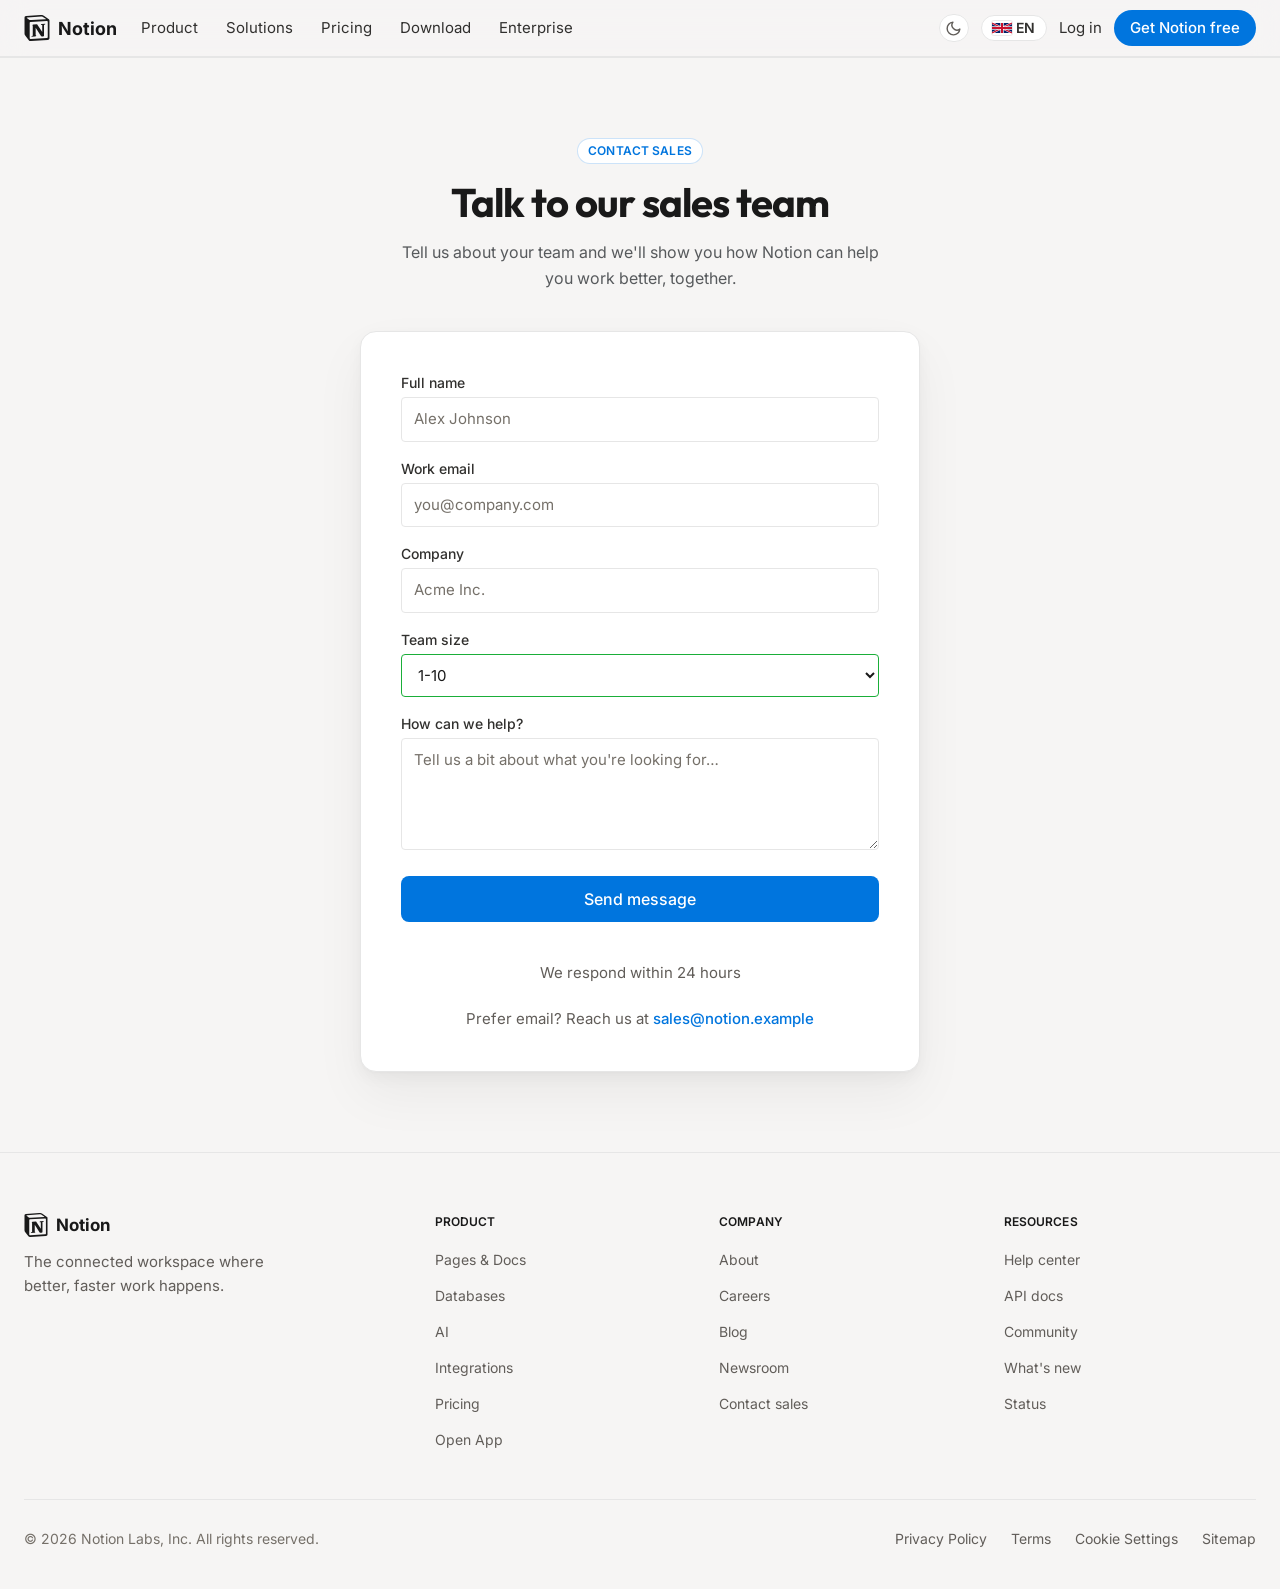
<file: contact.html>
<!-- contact.html -->
<!DOCTYPE html>
<html lang="en">
<head>
  <meta charset="UTF-8" />
  <meta name="viewport" content="width=device-width, initial-scale=1.0" />
  <link rel="icon" type="image/svg+xml" href="favicon.svg?v=2" />
  <meta name="description" content="Talk to the Notion sales team." />
  <title>Contact sales | Notion</title>
  <script>
    (function () {
      try {
        var t = localStorage.getItem('site-theme');
        if (t !== 'dark' && t !== 'light') {
          t = (window.matchMedia && window.matchMedia('(prefers-color-scheme: dark)').matches) ? 'dark' : 'light';
        }
        document.documentElement.setAttribute('data-theme', t);
        document.documentElement.setAttribute('data-bs-theme', t);
      } catch (e) {}
    })();
  </script>
  <!-- Preconnect so the render-blocking Bootstrap CSS isn't delayed by a
       separate DNS/TLS round-trip to the CDN. -->
  <link rel="preconnect" href="https://cdn.jsdelivr.net" crossorigin />
  <!-- Bootstrap 5.3 (CDN, CSS only). Loaded before styles.css so the project's
       own design system wins class-name collisions. SRI integrity guards
       against a tampered CDN response. -->
  <link rel="stylesheet" href="https://cdn.jsdelivr.net/npm/bootstrap@5.3.8/dist/css/bootstrap.min.css" integrity="sha384-sRIl4kxILFvY47J16cr9ZwB07vP4J8+LH7qKQnuqkuIAvNWLzeN8tE5YBujZqJLB" crossorigin="anonymous" />
  <link rel="stylesheet" href="styles.min.css?v=53" />
</head>
<body>

  <a class="skip-link" href="#main-content" data-en="Skip to content" data-kh="រំលងទៅមាតិកា">Skip to content</a>

  <!-- ═══════════════════════════════════════════
       NAV — Sticky frosted glass
  ════════════════════════════════════════════ -->
  <input type="checkbox" id="nav-toggle" class="sr-only" />
  <header class="nav">
    <div class="container">
      <div class="nav__inner">
        <a href="index.html" class="nav__logo" aria-label="Notion home">
          <span class="nav__logo-mark" aria-hidden="true"><svg viewBox="0 0 24 24" aria-hidden="true"><path d="M4.459 4.208c.746.606 1.026.56 2.428.466l13.215-.793c.28 0 .047-.28-.046-.326L17.86 1.968c-.42-.326-.981-.7-2.055-.607L3.01 2.295c-.466.046-.56.28-.374.466zm.793 3.08v13.904c0 .747.373 1.027 1.214.98l14.523-.84c.841-.046.935-.56.935-1.167V6.354c0-.606-.233-.933-.748-.887l-15.177.887c-.56.047-.747.327-.747.933zm14.337.745c.093.42 0 .84-.42.888l-.7.14v10.264c-.608.327-1.168.514-1.635.514-.748 0-.935-.234-1.495-.933l-4.577-7.186v6.952L11.31 19s0 .84-1.167.84l-3.222.186c-.093-.187 0-.653.327-.746l.84-.233V9.854L7.822 9.76c-.094-.42.14-1.026.793-1.073l3.456-.233 4.764 7.279v-6.44l-1.215-.14c-.093-.514.28-.887.747-.933zM1.936 1.035l13.31-.98c1.634-.14 2.055-.047 3.082.7l4.249 2.986c.7.513.934.653.934 1.213v16.378c0 1.026-.373 1.634-1.68 1.726l-15.458.934c-.98.047-1.448-.093-1.962-.747l-3.129-4.06c-.56-.747-.793-1.306-.793-1.96V2.667c0-.839.374-1.54 1.447-1.632z"/></svg></span>
          Notion
        </a>

        <nav class="nav__links" aria-label="Primary navigation">
          <a href="index.html#features" class="nav__link" data-en="Product" data-kh="ផលិតផល">Product</a>
          <a href="index.html#solutions" class="nav__link" data-en="Solutions" data-kh="ដំណោះស្រាយ">Solutions</a>
          <a href="index.html#pricing" class="nav__link" data-en="Pricing" data-kh="តម្លៃ">Pricing</a>
          <a href="index.html#download" class="nav__link" data-en="Download" data-kh="ទាញយក">Download</a>
          <a href="contact.html" class="nav__link" data-en="Enterprise" data-kh="សហគ្រាស">Enterprise</a>
        </nav>

        <div class="nav__actions">
          <button class="theme-toggle" type="button" aria-label="Toggle dark mode"></button>
          <button class="lang-toggle" type="button" aria-label="Switch language"></button>
          <a href="login.html" class="nav__link" style="font-size: var(--fs-body-sm);" data-en="Log in" data-kh="ចូល">Log in</a>
          <a href="signup.html" class="btn-primary" style="padding: 7px 16px; font-size: var(--fs-body-sm);" data-en="Get Notion free" data-kh="ប្រើ Notion ឥតគិតថ្លៃ">Get Notion free</a>
          <label for="nav-toggle" class="nav__hamburger-label" aria-label="Open menu">
            <span></span>
            <span></span>
            <span></span>
          </label>
        </div>
      </div>

      <nav class="nav__mobile-menu" aria-label="Mobile navigation">
        <a href="index.html#features" class="nav__link" data-en="Product" data-kh="ផលិតផល">Product</a>
        <a href="index.html#solutions" class="nav__link" data-en="Solutions" data-kh="ដំណោះស្រាយ">Solutions</a>
        <a href="index.html#pricing" class="nav__link" data-en="Pricing" data-kh="តម្លៃ">Pricing</a>
        <a href="index.html#download" class="nav__link" data-en="Download" data-kh="ទាញយក">Download</a>
        <a href="contact.html" class="nav__link" data-en="Enterprise" data-kh="សហគ្រាស">Enterprise</a>
        <a href="login.html" class="nav__link" data-en="Log in" data-kh="ចូល">Log in</a>
        <a href="signup.html" class="btn-primary" style="width: 100%; justify-content: center; margin-top: 8px;" data-en="Get Notion free" data-kh="ប្រើ Notion ឥតគិតថ្លៃ">Get Notion free</a>
        <div class="nav__mobile-toggles">
          <button class="theme-toggle" type="button" aria-label="Toggle dark mode"></button>
          <button class="lang-toggle" type="button" aria-label="Switch language"></button>
        </div>
      </nav>
    </div>
  </header>

  <main id="main-content" tabindex="-1">

    <!-- ═══════════════════════════════════════════
         CONTACT SALES
    ════════════════════════════════════════════ -->
    <section class="section">
      <div class="container container--narrow">

        <div style="text-align: center; margin-bottom: 40px;">
          <div class="badge badge--primary" style="margin-bottom: 16px;" data-en="Contact sales" data-kh="ទាក់ទងផ្នែកលក់">Contact sales</div>
          <h1 class="text-h1" data-en="Talk to our sales team" data-kh="និយាយជាមួយក្រុមលក់របស់យើង">Talk to our sales team</h1>
          <p class="text-body-md text-muted" style="margin-top: 16px; max-width: 480px; margin-left: auto; margin-right: auto; line-height: 1.6;" data-en="Tell us about your team and we'll show you how Notion can help you work better, together." data-kh="ប្រាប់យើងអំពីក្រុមរបស់អ្នក ហើយយើងនឹងបង្ហាញពីរបៀបដែល Notion អាចជួយឲ្យអ្នកធ្វើការកាន់តែប្រសើរ ជាមួយគ្នា។">
            Tell us about your team and we'll show you how Notion can help you work better, together.
          </p>
        </div>

        <div class="auth-card" style="max-width: 560px; margin: 0 auto;">
          <form class="auth-form" action="contact.html" method="get">

            <div class="form-group">
              <label class="label" for="fullname" data-en="Full name" data-kh="ឈ្មោះពេញ">Full name</label>
              <div class="input-wrapper">
                <input class="input-field" type="text" id="fullname" name="fullname" placeholder="Alex Johnson" required minlength="2" autocomplete="name" />
              </div>
            </div>

            <div class="form-group">
              <label class="label" for="email" data-en="Work email" data-kh="អ៊ីមែលការងារ">Work email</label>
              <div class="input-wrapper">
                <input class="input-field" type="email" id="email" name="email" placeholder="you@company.com" required autocomplete="email" pattern="[a-zA-Z0-9._%+\-]+@[a-zA-Z0-9.\-]+\.[a-zA-Z]{2,}" />
              </div>
            </div>

            <div class="form-group">
              <label class="label" for="company" data-en="Company" data-kh="ក្រុមហ៊ុន">Company</label>
              <div class="input-wrapper">
                <input class="input-field" type="text" id="company" name="company" placeholder="Acme Inc." autocomplete="organization" />
              </div>
            </div>

            <div class="form-group">
              <label class="label" for="team-size" data-en="Team size" data-kh="ទំហំក្រុម">Team size</label>
              <div class="input-wrapper">
                <select class="input-field" id="team-size" name="team-size">
                  <option value="1-10">1-10</option>
                  <option value="11-50">11-50</option>
                  <option value="51-200">51-200</option>
                  <option value="201-1000">201-1,000</option>
                  <option value="1000+">1,000+</option>
                </select>
              </div>
            </div>

            <div class="form-group">
              <label class="label" for="message" data-en="How can we help?" data-kh="តើយើងអាចជួយដោយរបៀបណា?">How can we help?</label>
              <div class="input-wrapper">
                <textarea class="input-field" id="message" name="message" rows="4" placeholder="Tell us a bit about what you're looking for…" data-en="Tell us a bit about what you're looking for…" data-kh="ប្រាប់យើងបន្តិចអំពីអ្វីដែលអ្នកកំពុងស្វែងរក…" data-i18n-attr="placeholder"></textarea>
              </div>
            </div>

            <button type="submit" class="btn-primary auth-form__submit" data-en="Send message" data-kh="ផ្ញើសារ">
              Send message
            </button>

            <p class="auth-footer-links" data-en="We respond within 24 hours" data-kh="យើងឆ្លើយតបក្នុងរយៈពេល ២៤ ម៉ោង">We respond within 24 hours</p>

          </form>

          <p class="auth-footer-links">
            <span data-en="Prefer email? Reach us at" data-kh="ចូលចិត្តអ៊ីមែល? ទាក់ទងយើងតាម">Prefer email? Reach us at</span>
            <a href="mailto:sales@notion.example">sales@notion.example</a>
          </p>
        </div>

      </div>
    </section>

  </main>

  <!-- ═══════════════════════════════════════════
       FOOTER
  ════════════════════════════════════════════ -->
  <footer class="footer" aria-label="Site footer">
    <div class="container">
      <div class="footer__grid">

        <div class="footer__brand">
          <a href="index.html" class="nav__logo" style="font-size:17px; font-weight:700; text-decoration:none; color:var(--color-text-primary); display:flex; align-items:center; gap:8px;">
            <span class="nav__logo-mark" style="width:24px; height:24px;" aria-hidden="true"><svg viewBox="0 0 24 24" aria-hidden="true"><path d="M4.459 4.208c.746.606 1.026.56 2.428.466l13.215-.793c.28 0 .047-.28-.046-.326L17.86 1.968c-.42-.326-.981-.7-2.055-.607L3.01 2.295c-.466.046-.56.28-.374.466zm.793 3.08v13.904c0 .747.373 1.027 1.214.98l14.523-.84c.841-.046.935-.56.935-1.167V6.354c0-.606-.233-.933-.748-.887l-15.177.887c-.56.047-.747.327-.747.933zm14.337.745c.093.42 0 .84-.42.888l-.7.14v10.264c-.608.327-1.168.514-1.635.514-.748 0-.935-.234-1.495-.933l-4.577-7.186v6.952L11.31 19s0 .84-1.167.84l-3.222.186c-.093-.187 0-.653.327-.746l.84-.233V9.854L7.822 9.76c-.094-.42.14-1.026.793-1.073l3.456-.233 4.764 7.279v-6.44l-1.215-.14c-.093-.514.28-.887.747-.933zM1.936 1.035l13.31-.98c1.634-.14 2.055-.047 3.082.7l4.249 2.986c.7.513.934.653.934 1.213v16.378c0 1.026-.373 1.634-1.68 1.726l-15.458.934c-.98.047-1.448-.093-1.962-.747l-3.129-4.06c-.56-.747-.793-1.306-.793-1.96V2.667c0-.839.374-1.54 1.447-1.632z"/></svg></span>
            Notion
          </a>
          <p data-en="The connected workspace where better, faster work happens." data-kh="កន្លែងធ្វើការដែលភ្ជាប់គ្នា ជាកន្លែងដែលការងារកាន់តែប្រសើរ និងលឿនកើតឡើង។">The connected workspace where better, faster work happens.</p>
        </div>

        <div class="footer__col">
          <p class="footer__col-title" data-en="Product" data-kh="ផលិតផល">Product</p>
          <ul class="footer__links">
            <li><a href="#" class="footer__link" data-en="Pages &amp; Docs" data-kh="ទំព័រ និងឯកសារ">Pages &amp; Docs</a></li>
            <li><a href="#" class="footer__link" data-en="Databases" data-kh="មូលដ្ឋានទិន្នន័យ">Databases</a></li>
            <li><a href="#" class="footer__link" data-en="AI" data-kh="AI">AI</a></li>
            <li><a href="#" class="footer__link" data-en="Integrations" data-kh="ការរួមបញ្ចូល">Integrations</a></li>
            <li><a href="index.html#pricing" class="footer__link" data-en="Pricing" data-kh="តម្លៃ">Pricing</a></li>
            <li><a href="dashboard.html" class="footer__link" data-en="Open App" data-kh="បើកកម្មវិធី">Open App</a></li>
          </ul>
        </div>

        <div class="footer__col">
          <p class="footer__col-title" data-en="Company" data-kh="ក្រុមហ៊ុន">Company</p>
          <ul class="footer__links">
            <li><a href="#" class="footer__link" data-en="About" data-kh="អំពី">About</a></li>
            <li><a href="#" class="footer__link" data-en="Careers" data-kh="ការងារ">Careers</a></li>
            <li><a href="#" class="footer__link" data-en="Blog" data-kh="ប្លុក">Blog</a></li>
            <li><a href="#" class="footer__link" data-en="Newsroom" data-kh="បន្ទប់ព័ត៌មាន">Newsroom</a></li>
            <li><a href="contact.html" class="footer__link" data-en="Contact sales" data-kh="ទាក់ទងផ្នែកលក់">Contact sales</a></li>
          </ul>
        </div>

        <div class="footer__col">
          <p class="footer__col-title" data-en="Resources" data-kh="ធនធាន">Resources</p>
          <ul class="footer__links">
            <li><a href="#" class="footer__link" data-en="Help center" data-kh="មជ្ឈមណ្ឌលជំនួយ">Help center</a></li>
            <li><a href="#" class="footer__link" data-en="API docs" data-kh="ឯកសារ API">API docs</a></li>
            <li><a href="#" class="footer__link" data-en="Community" data-kh="សហគមន៍">Community</a></li>
            <li><a href="#" class="footer__link" data-en="What's new" data-kh="អ្វីថ្មី">What's new</a></li>
            <li><a href="#" class="footer__link" data-en="Status" data-kh="ស្ថានភាព">Status</a></li>
          </ul>
        </div>

      </div>

      <div class="footer__bottom">
        <span data-en="© 2026 Notion Labs, Inc. All rights reserved." data-kh="© 2026 Notion Labs, Inc. រក្សាសិទ្ធិគ្រប់យ៉ាង។">&copy; 2026 Notion Labs, Inc. All rights reserved.</span>
        <div class="footer__bottom-links">
          <a href="#" class="footer__link" data-en="Privacy Policy" data-kh="គោលការណ៍ឯកជនភាព">Privacy Policy</a>
          <a href="#" class="footer__link" data-en="Terms" data-kh="លក្ខខណ្ឌ">Terms</a>
          <a href="#" class="footer__link" data-en="Cookie Settings" data-kh="ការកំណត់ខូគី">Cookie Settings</a>
          <a href="#" class="footer__link" data-en="Sitemap" data-kh="ផែនទីគេហទំព័រ">Sitemap</a>
        </div>
      </div>
    </div>
  </footer>

  <script src="i18n.js"></script>
  <script src="theme.js"></script>
  <script src="nav.js"></script>
  <script src="forms.js"></script>
</body>
</html>
</file>
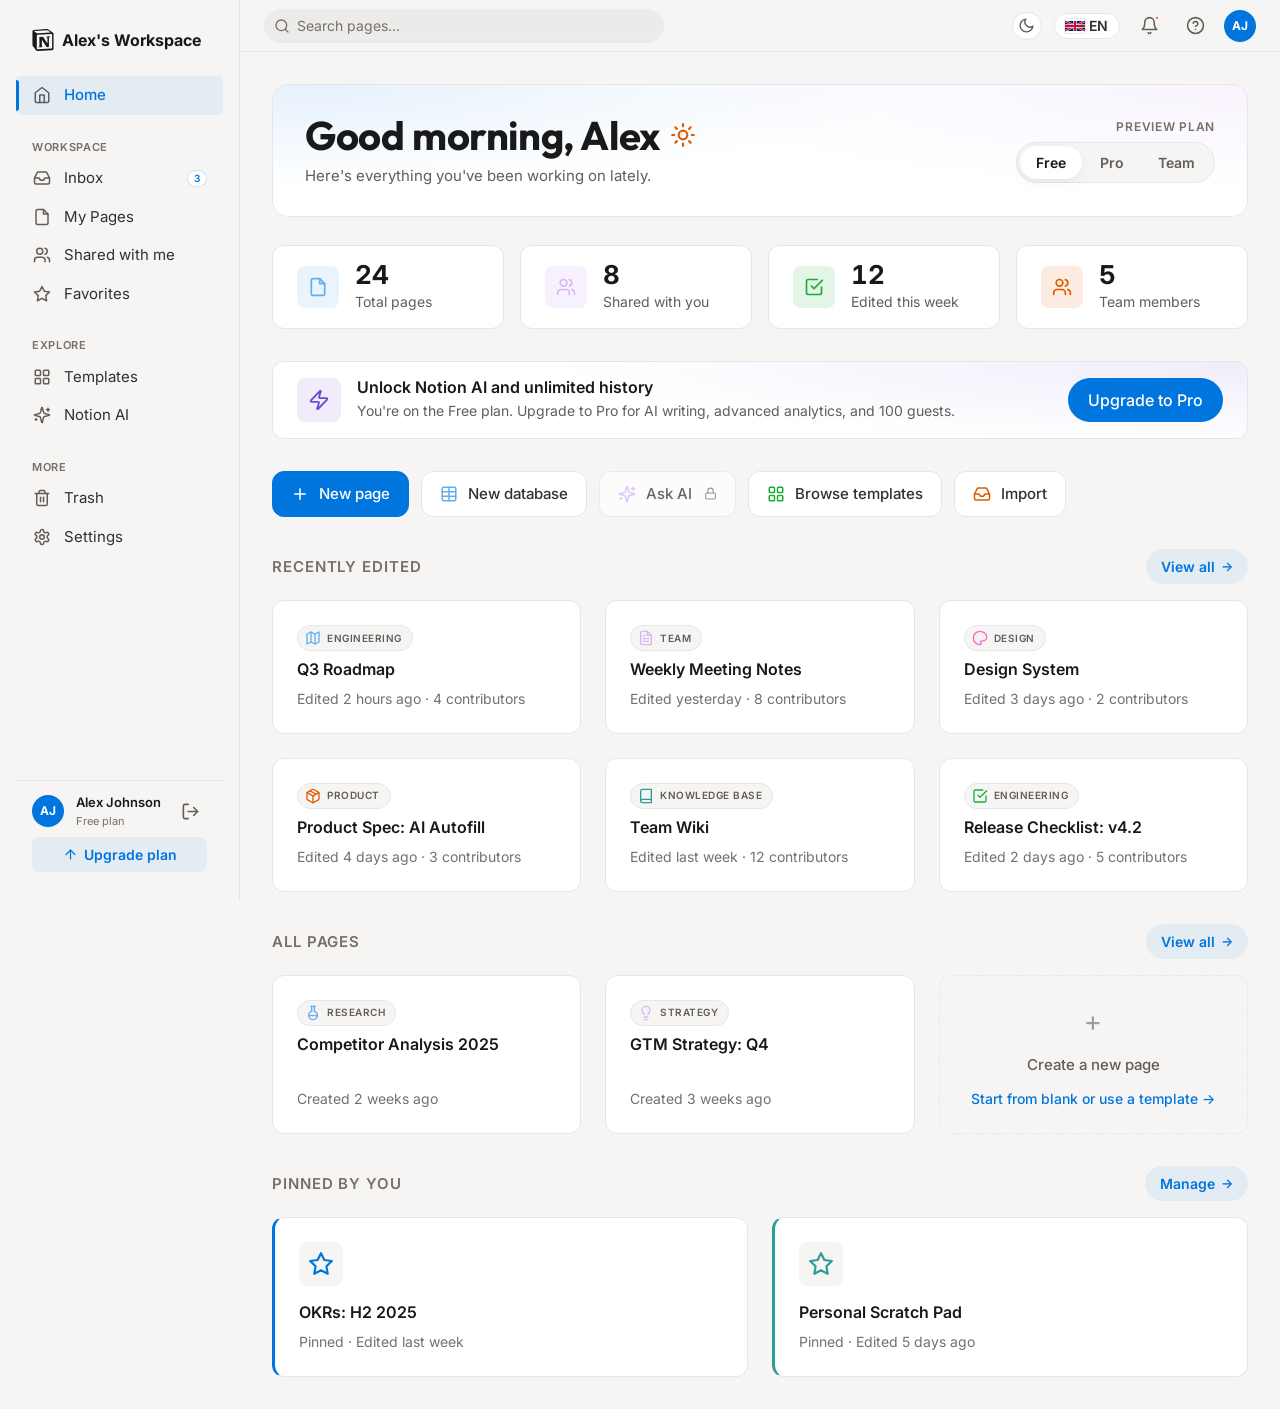
<file: dashboard.html>
<!-- dashboard.html -->
<!DOCTYPE html>
<html lang="en" data-plan="free">
<head>
  <meta charset="UTF-8" />
  <meta name="viewport" content="width=device-width, initial-scale=1.0" />
  <link rel="icon" type="image/svg+xml" href="favicon.svg?v=2" />
  <meta name="description" content="Your Notion workspace, with all your pages in one place." />
  <title>Home | Notion</title>
  <script>
    (function () {
      try {
        var t = localStorage.getItem('site-theme');
        if (t !== 'dark' && t !== 'light') {
          t = (window.matchMedia && window.matchMedia('(prefers-color-scheme: dark)').matches) ? 'dark' : 'light';
        }
        document.documentElement.setAttribute('data-theme', t);
        document.documentElement.setAttribute('data-bs-theme', t);
      } catch (e) {}
    })();
  </script>
  <script>
    // Apply the demo plan (free | pro | team) before paint so plan-scoped
    // UI never flashes. URL ?plan= wins and is remembered; otherwise the
    // last stored choice is used, falling back to the free plan.
    (function () {
      try {
        var valid = ['free', 'pro', 'team'];
        var url = new URLSearchParams(window.location.search).get('plan');
        var plan;
        if (valid.indexOf(url) !== -1) {
          plan = url;
          localStorage.setItem('dash-plan', plan);
        } else {
          var stored = localStorage.getItem('dash-plan');
          plan = valid.indexOf(stored) !== -1 ? stored : 'free';
        }
        document.documentElement.setAttribute('data-plan', plan);
      } catch (e) {}
    })();
  </script>
  <!-- Preconnect so the render-blocking Bootstrap CSS isn't delayed by a
       separate DNS/TLS round-trip to the CDN. -->
  <link rel="preconnect" href="https://cdn.jsdelivr.net" crossorigin />
  <!-- Bootstrap 5.3 (CDN, CSS only). Loaded before styles.css so the project's
       own design system wins class-name collisions. SRI integrity guards
       against a tampered CDN response. -->
  <link rel="stylesheet" href="https://cdn.jsdelivr.net/npm/bootstrap@5.3.8/dist/css/bootstrap.min.css" integrity="sha384-sRIl4kxILFvY47J16cr9ZwB07vP4J8+LH7qKQnuqkuIAvNWLzeN8tE5YBujZqJLB" crossorigin="anonymous" />
  <link rel="stylesheet" href="styles.min.css?v=53" />
</head>
<body>

  <a class="skip-link" href="#main-content" data-en="Skip to content" data-kh="រំលងទៅមាតិកា">Skip to content</a>

  <!-- ═══════════════════════════════════
       SVG ICON SPRITE (Lucide-style)
  ════════════════════════════════════ -->
  <svg class="svg-sprite" aria-hidden="true" xmlns="http://www.w3.org/2000/svg">
    <symbol id="i-home" viewBox="0 0 24 24"><path d="m3 9 9-7 9 7v11a2 2 0 0 1-2 2H5a2 2 0 0 1-2-2z"/><polyline points="9 22 9 12 15 12 15 22"/></symbol>
    <symbol id="i-inbox" viewBox="0 0 24 24"><polyline points="22 12 16 12 14 15 10 15 8 12 2 12"/><path d="M5.45 5.11 2 12v6a2 2 0 0 0 2 2h16a2 2 0 0 0 2-2v-6l-3.45-6.89A2 2 0 0 0 16.76 4H7.24a2 2 0 0 0-1.79 1.11z"/></symbol>
    <symbol id="i-file" viewBox="0 0 24 24"><path d="M14 2H6a2 2 0 0 0-2 2v16a2 2 0 0 0 2 2h12a2 2 0 0 0 2-2V8z"/><polyline points="14 2 14 8 20 8"/></symbol>
    <symbol id="i-users" viewBox="0 0 24 24"><path d="M16 21v-2a4 4 0 0 0-4-4H6a4 4 0 0 0-4 4v2"/><circle cx="9" cy="7" r="4"/><path d="M22 21v-2a4 4 0 0 0-3-3.87"/><path d="M16 3.13a4 4 0 0 1 0 7.75"/></symbol>
    <symbol id="i-star" viewBox="0 0 24 24"><polygon points="12 2 15.09 8.26 22 9.27 17 14.14 18.18 21.02 12 17.77 5.82 21.02 7 14.14 2 9.27 8.91 8.26 12 2"/></symbol>
    <symbol id="i-grid" viewBox="0 0 24 24"><rect width="7" height="7" x="3" y="3" rx="1"/><rect width="7" height="7" x="14" y="3" rx="1"/><rect width="7" height="7" x="14" y="14" rx="1"/><rect width="7" height="7" x="3" y="14" rx="1"/></symbol>
    <symbol id="i-sparkles" viewBox="0 0 24 24"><path d="M9.937 15.5A2 2 0 0 0 8.5 14.063l-6.135-1.582a.5.5 0 0 1 0-.962L8.5 9.936A2 2 0 0 0 9.937 8.5l1.582-6.135a.5.5 0 0 1 .963 0L14.063 8.5A2 2 0 0 0 15.5 9.937l6.135 1.581a.5.5 0 0 1 0 .964L15.5 14.063a2 2 0 0 0-1.437 1.437l-1.582 6.135a.5.5 0 0 1-.963 0z"/><path d="M20 3v4"/><path d="M22 5h-4"/><path d="M4 17v2"/><path d="M5 18H3"/></symbol>
    <symbol id="i-trash" viewBox="0 0 24 24"><path d="M3 6h18"/><path d="M19 6v14a2 2 0 0 1-2 2H7a2 2 0 0 1-2-2V6m3 0V4a2 2 0 0 1 2-2h4a2 2 0 0 1 2 2v2"/><line x1="10" y1="11" x2="10" y2="17"/><line x1="14" y1="11" x2="14" y2="17"/></symbol>
    <symbol id="i-settings" viewBox="0 0 24 24"><path d="M12.22 2h-.44a2 2 0 0 0-2 2v.18a2 2 0 0 1-1 1.73l-.43.25a2 2 0 0 1-2 0l-.15-.08a2 2 0 0 0-2.73.73l-.22.38a2 2 0 0 0 .73 2.73l.15.1a2 2 0 0 1 1 1.72v.51a2 2 0 0 1-1 1.74l-.15.09a2 2 0 0 0-.73 2.73l.22.38a2 2 0 0 0 2.73.73l.15-.08a2 2 0 0 1 2 0l.43.25a2 2 0 0 1 1 1.73V20a2 2 0 0 0 2 2h.44a2 2 0 0 0 2-2v-.18a2 2 0 0 1 1-1.73l.43-.25a2 2 0 0 1 2 0l.15.08a2 2 0 0 0 2.73-.73l.22-.39a2 2 0 0 0-.73-2.73l-.15-.08a2 2 0 0 1-1-1.74v-.5a2 2 0 0 1 1-1.74l.15-.09a2 2 0 0 0 .73-2.73l-.22-.38a2 2 0 0 0-2.73-.73l-.15.08a2 2 0 0 1-2 0l-.43-.25a2 2 0 0 1-1-1.73V4a2 2 0 0 0-2-2z"/><circle cx="12" cy="12" r="3"/></symbol>
    <symbol id="i-logout" viewBox="0 0 24 24"><path d="M9 21H5a2 2 0 0 1-2-2V5a2 2 0 0 1 2-2h4"/><polyline points="16 17 21 12 16 7"/><line x1="21" y1="12" x2="9" y2="12"/></symbol>
    <symbol id="i-search" viewBox="0 0 24 24"><circle cx="11" cy="11" r="8"/><path d="m21 21-4.3-4.3"/></symbol>
    <symbol id="i-bell" viewBox="0 0 24 24"><path d="M6 8a6 6 0 0 1 12 0c0 7 3 9 3 9H3s3-2 3-9"/><path d="M10.3 21a1.94 1.94 0 0 0 3.4 0"/></symbol>
    <symbol id="i-help" viewBox="0 0 24 24"><circle cx="12" cy="12" r="10"/><path d="M9.09 9a3 3 0 0 1 5.83 1c0 2-3 3-3 3"/><line x1="12" y1="17" x2="12.01" y2="17"/></symbol>
    <symbol id="i-plus" viewBox="0 0 24 24"><path d="M5 12h14"/><path d="M12 5v14"/></symbol>
    <symbol id="i-table" viewBox="0 0 24 24"><rect width="18" height="18" x="3" y="3" rx="2"/><path d="M3 9h18"/><path d="M3 15h18"/><path d="M12 3v18"/></symbol>
    <symbol id="i-map" viewBox="0 0 24 24"><polygon points="3 6 9 3 15 6 21 3 21 18 15 21 9 18 3 21"/><line x1="9" y1="3" x2="9" y2="18"/><line x1="15" y1="6" x2="15" y2="21"/></symbol>
    <symbol id="i-file-text" viewBox="0 0 24 24"><path d="M14 2H6a2 2 0 0 0-2 2v16a2 2 0 0 0 2 2h12a2 2 0 0 0 2-2V8z"/><polyline points="14 2 14 8 20 8"/><line x1="16" y1="13" x2="8" y2="13"/><line x1="16" y1="17" x2="8" y2="17"/><line x1="10" y1="9" x2="8" y2="9"/></symbol>
    <symbol id="i-palette" viewBox="0 0 24 24"><circle cx="13.5" cy="6.5" r=".5" fill="currentColor" stroke="none"/><circle cx="17.5" cy="10.5" r=".5" fill="currentColor" stroke="none"/><circle cx="8.5" cy="7.5" r=".5" fill="currentColor" stroke="none"/><circle cx="6.5" cy="12.5" r=".5" fill="currentColor" stroke="none"/><path d="M12 2C6.5 2 2 6.5 2 12s4.5 10 10 10c.926 0 1.648-.746 1.648-1.688 0-.437-.18-.835-.437-1.125-.29-.289-.438-.652-.438-1.125a1.64 1.64 0 0 1 1.668-1.668h1.996c3.051 0 5.555-2.503 5.555-5.554C21.965 6.012 17.461 2 12 2z"/></symbol>
    <symbol id="i-package" viewBox="0 0 24 24"><path d="m7.5 4.27 9 5.15"/><path d="M21 8a2 2 0 0 0-1-1.73l-7-4a2 2 0 0 0-2 0l-7 4A2 2 0 0 0 3 8v8a2 2 0 0 0 1 1.73l7 4a2 2 0 0 0 2 0l7-4A2 2 0 0 0 21 16Z"/><path d="m3.3 7 8.7 5 8.7-5"/><path d="M12 22V12"/></symbol>
    <symbol id="i-book" viewBox="0 0 24 24"><path d="M4 19.5v-15A2.5 2.5 0 0 1 6.5 2H20v20H6.5a2.5 2.5 0 0 1 0-5H20"/></symbol>
    <symbol id="i-check-square" viewBox="0 0 24 24"><polyline points="9 11 12 14 22 4"/><path d="M21 12v7a2 2 0 0 1-2 2H5a2 2 0 0 1-2-2V5a2 2 0 0 1 2-2h11"/></symbol>
    <symbol id="i-beaker" viewBox="0 0 24 24"><path d="M10 2v7.31"/><path d="M14 9.3V2"/><path d="M8.5 2h7"/><path d="M14 9.3a6.5 6.5 0 1 1-4 0"/><path d="M5.52 16h12.96"/></symbol>
    <symbol id="i-bulb" viewBox="0 0 24 24"><path d="M15 14c.2-1 .7-1.7 1.5-2.5 1-.9 1.5-2.2 1.5-3.5A6 6 0 0 0 6 8c0 1 .2 2.2 1.5 3.5.7.7 1.3 1.5 1.5 2.5"/><path d="M9 18h6"/><path d="M10 22h4"/></symbol>
    <symbol id="i-sun" viewBox="0 0 24 24"><circle cx="12" cy="12" r="4"/><path d="M12 2v2"/><path d="M12 20v2"/><path d="m4.93 4.93 1.41 1.41"/><path d="m17.66 17.66 1.41 1.41"/><path d="M2 12h2"/><path d="M20 12h2"/><path d="m6.34 17.66-1.41 1.41"/><path d="m19.07 4.93-1.41 1.41"/></symbol>
    <symbol id="i-lock" viewBox="0 0 24 24"><rect width="18" height="11" x="3" y="11" rx="2" ry="2"/><path d="M7 11V7a5 5 0 0 1 10 0v4"/></symbol>
    <symbol id="i-zap" viewBox="0 0 24 24"><path d="M4 14a1 1 0 0 1-.78-1.63l9.9-10.2a.5.5 0 0 1 .86.46l-1.92 6.02A1 1 0 0 0 13 10h7a1 1 0 0 1 .78 1.63l-9.9 10.2a.5.5 0 0 1-.86-.46l1.92-6.02A1 1 0 0 0 11 14z"/></symbol>
    <symbol id="i-activity" viewBox="0 0 24 24"><path d="M22 12h-4l-3 9L9 3l-3 9H2"/></symbol>
    <symbol id="i-shield" viewBox="0 0 24 24"><path d="M20 13c0 5-3.5 7.5-7.66 8.95a1 1 0 0 1-.67-.01C7.5 20.5 4 18 4 13V6a1 1 0 0 1 1-1c2 0 4.5-1.2 6.24-2.72a1.17 1.17 0 0 1 1.52 0C14.51 3.81 17 5 19 5a1 1 0 0 1 1 1z"/></symbol>
    <symbol id="i-layers" viewBox="0 0 24 24"><path d="M12.83 2.18a2 2 0 0 0-1.66 0L2.6 6.08a1 1 0 0 0 0 1.83l8.58 3.91a2 2 0 0 0 1.66 0l8.58-3.9a1 1 0 0 0 0-1.83z"/><path d="m22 17.65-9.17 4.16a2 2 0 0 1-1.66 0L2 17.65"/><path d="m22 12.65-9.17 4.16a2 2 0 0 1-1.66 0L2 12.65"/></symbol>
    <symbol id="i-arrow-up" viewBox="0 0 24 24"><path d="m5 12 7-7 7 7"/><path d="M12 19V5"/></symbol>
  </svg>

  <!-- Mobile sidebar toggle — CSS only -->
  <input type="checkbox" id="sidebar-toggle" class="sr-only" />

  <!-- Overlay (click to close sidebar on mobile) -->
  <label for="sidebar-toggle" class="sidebar-overlay" aria-label="Close sidebar"></label>

  <div class="dashboard-layout">

    <!-- ═══════════════════════════════════
         SIDEBAR
    ════════════════════════════════════ -->
    <aside class="sidebar" aria-label="Workspace navigation">

      <a href="index.html" class="sidebar__logo" aria-label="Notion home">
        <span class="nav__logo-mark nav__logo-mark--sm" aria-hidden="true"><svg viewBox="0 0 24 24" aria-hidden="true"><path d="M4.459 4.208c.746.606 1.026.56 2.428.466l13.215-.793c.28 0 .047-.28-.046-.326L17.86 1.968c-.42-.326-.981-.7-2.055-.607L3.01 2.295c-.466.046-.56.28-.374.466zm.793 3.08v13.904c0 .747.373 1.027 1.214.98l14.523-.84c.841-.046.935-.56.935-1.167V6.354c0-.606-.233-.933-.748-.887l-15.177.887c-.56.047-.747.327-.747.933zm14.337.745c.093.42 0 .84-.42.888l-.7.14v10.264c-.608.327-1.168.514-1.635.514-.748 0-.935-.234-1.495-.933l-4.577-7.186v6.952L11.31 19s0 .84-1.167.84l-3.222.186c-.093-.187 0-.653.327-.746l.84-.233V9.854L7.822 9.76c-.094-.42.14-1.026.793-1.073l3.456-.233 4.764 7.279v-6.44l-1.215-.14c-.093-.514.28-.887.747-.933zM1.936 1.035l13.31-.98c1.634-.14 2.055-.047 3.082.7l4.249 2.986c.7.513.934.653.934 1.213v16.378c0 1.026-.373 1.634-1.68 1.726l-15.458.934c-.98.047-1.448-.093-1.962-.747l-3.129-4.06c-.56-.747-.793-1.306-.793-1.96V2.667c0-.839.374-1.54 1.447-1.632z"/></svg></span>
        <span data-en="Alex's Workspace" data-kh="កន្លែងធ្វើការរបស់ Alex">Alex's Workspace</span>
      </a>

      <nav aria-label="Main navigation">

        <a href="dashboard.html" class="sidebar__link sidebar__link--active" aria-current="page">
          <span class="sidebar__icon" aria-hidden="true"><svg class="icon"><use href="#i-home"/></svg></span>
          <span data-en="Home" data-kh="ទំព័រដើម">Home</span>
        </a>

        <p class="sidebar__section-label" data-en="Workspace" data-kh="កន្លែងធ្វើការ">Workspace</p>

        <a href="dashboard.html" class="sidebar__link">
          <span class="sidebar__icon" aria-hidden="true"><svg class="icon"><use href="#i-inbox"/></svg></span>
          <span data-en="Inbox" data-kh="ប្រអប់សំបុត្រ">Inbox</span>
          <span class="badge badge--primary badge--nav">3</span>
        </a>

        <a href="dashboard.html" class="sidebar__link">
          <span class="sidebar__icon" aria-hidden="true"><svg class="icon"><use href="#i-file"/></svg></span>
          <span data-en="My Pages" data-kh="ទំព័ររបស់ខ្ញុំ">My Pages</span>
        </a>

        <a href="dashboard.html" class="sidebar__link">
          <span class="sidebar__icon" aria-hidden="true"><svg class="icon"><use href="#i-users"/></svg></span>
          <span data-en="Shared with me" data-kh="បានចែករំលែកជាមួយខ្ញុំ">Shared with me</span>
        </a>

        <a href="dashboard.html" class="sidebar__link" data-plan-only="team">
          <span class="sidebar__icon" aria-hidden="true"><svg class="icon"><use href="#i-layers"/></svg></span>
          <span data-en="Teamspaces" data-kh="កន្លែងក្រុម">Teamspaces</span>
        </a>

        <a href="dashboard.html" class="sidebar__link" data-plan-only="team">
          <span class="sidebar__icon" aria-hidden="true"><svg class="icon"><use href="#i-users"/></svg></span>
          <span data-en="Members" data-kh="សមាជិក">Members</span>
          <span class="badge badge--teal badge--nav">5</span>
        </a>

        <a href="dashboard.html" class="sidebar__link">
          <span class="sidebar__icon" aria-hidden="true"><svg class="icon"><use href="#i-star"/></svg></span>
          <span data-en="Favorites" data-kh="សំណព្វ">Favorites</span>
        </a>

        <p class="sidebar__section-label" data-en="Explore" data-kh="ស្វែងរក">Explore</p>

        <a href="dashboard.html" class="sidebar__link">
          <span class="sidebar__icon" aria-hidden="true"><svg class="icon"><use href="#i-grid"/></svg></span>
          <span data-en="Templates" data-kh="គំរូ">Templates</span>
        </a>

        <a href="dashboard.html" class="sidebar__link">
          <span class="sidebar__icon" aria-hidden="true"><svg class="icon"><use href="#i-sparkles"/></svg></span>
          <span data-en="Notion AI" data-kh="Notion AI">Notion AI</span>
        </a>

        <p class="sidebar__section-label" data-en="More" data-kh="បន្ថែម">More</p>

        <a href="dashboard.html" class="sidebar__link" data-plan-only="team">
          <span class="sidebar__icon" aria-hidden="true"><svg class="icon"><use href="#i-shield"/></svg></span>
          <span data-en="Admin &amp; security" data-kh="អ្នកគ្រប់គ្រង &amp; សុវត្ថិភាព">Admin &amp; security</span>
        </a>

        <a href="dashboard.html" class="sidebar__link">
          <span class="sidebar__icon" aria-hidden="true"><svg class="icon"><use href="#i-trash"/></svg></span>
          <span data-en="Trash" data-kh="ធុងសំរាម">Trash</span>
        </a>

        <a href="dashboard.html" class="sidebar__link">
          <span class="sidebar__icon" aria-hidden="true"><svg class="icon"><use href="#i-settings"/></svg></span>
          <span data-en="Settings" data-kh="ការកំណត់">Settings</span>
        </a>

      </nav>

      <!-- Sidebar user footer -->
      <div class="sidebar__footer">
        <div class="sidebar__footer-inner">
          <div class="topbar__avatar">AJ</div>
          <div class="sidebar__user-info">
            <p class="sidebar__user-name">Alex Johnson</p>
            <p class="sidebar__user-plan" data-plan-only="free" data-en="Free plan" data-kh="គម្រោងឥតគិតថ្លៃ">Free plan</p>
            <p class="sidebar__user-plan sidebar__user-plan--pro" data-plan-only="pro">
              <svg class="icon" aria-hidden="true"><use href="#i-zap"/></svg>
              <span data-en="Pro plan" data-kh="គម្រោង Pro">Pro plan</span>
            </p>
            <p class="sidebar__user-plan sidebar__user-plan--team" data-plan-only="team">
              <svg class="icon" aria-hidden="true"><use href="#i-users"/></svg>
              <span data-en="Team · 5 of 10 seats" data-kh="ក្រុម · ៥ ក្នុង ១០ កៅអី">Team · 5 of 10 seats</span>
            </p>
          </div>
          <a href="index.html" class="topbar__icon-btn sidebar__logout" title="Log out" aria-label="Log out"><svg class="icon"><use href="#i-logout"/></svg></a>
        </div>

        <a href="?plan=pro" class="sidebar__upgrade" data-plan-only="free" data-plan-set="pro">
          <svg class="icon" aria-hidden="true"><use href="#i-arrow-up"/></svg>
          <span data-en="Upgrade plan" data-kh="ដំឡើងគម្រោង">Upgrade plan</span>
        </a>
      </div>

    </aside>

    <!-- ═══════════════════════════════════
         MAIN CONTENT AREA
    ════════════════════════════════════ -->
    <div class="dashboard-main">

      <!-- Top bar -->
      <header class="topbar" role="banner">
        <label for="sidebar-toggle" class="sidebar-toggle-label" aria-label="Toggle sidebar">
          ☰
        </label>

        <div class="topbar__search" role="search">
          <span class="topbar__search-icon" aria-hidden="true"><svg class="icon"><use href="#i-search"/></svg></span>
          <input
            class="input-field"
            type="search"
            placeholder="Search pages…"
            aria-label="Search your workspace"
            data-en="Search pages…"
            data-kh="ស្វែងរកទំព័រ…"
            data-i18n-attr="placeholder"
          />
        </div>

        <div class="topbar__actions" aria-label="Topbar actions">
          <button class="theme-toggle" type="button" aria-label="Toggle dark mode"></button>
          <button class="lang-toggle" type="button" aria-label="Switch language"></button>
          <a href="dashboard.html" class="topbar__icon-btn" aria-label="View notifications" title="Notifications">
            <svg class="icon"><use href="#i-bell"/></svg>
            <span class="topbar__notif-dot" aria-label="3 unread notifications"></span>
          </a>
          <a href="dashboard.html" class="topbar__icon-btn" aria-label="Help and shortcuts" title="Help">
            <svg class="icon"><use href="#i-help"/></svg>
          </a>
          <a href="dashboard.html" class="topbar__avatar" aria-label="Your profile, Alex Johnson" title="Profile">
            AJ
          </a>
        </div>
      </header>

      <!-- Dashboard content -->
      <main class="dashboard-content" id="main-content" tabindex="-1">

        <!-- Welcome hero banner -->
        <section class="dash-hero" aria-labelledby="dash-greeting">
          <div class="dash-hero__text">
            <h1 class="dash-hero__greeting" id="dash-greeting">
              <span data-en="Good morning, Alex" data-kh="អរុណសួស្ដី Alex">Good morning, Alex</span>
              <svg class="icon" aria-hidden="true"><use href="#i-sun"/></svg>
            </h1>
            <p class="dash-hero__sub" data-en="Here's everything you've been working on lately." data-kh="នេះជាអ្វីៗទាំងអស់ដែលអ្នកបានធ្វើការនាពេលថ្មីៗ។">Here's everything you've been working on lately.</p>
          </div>

          <div class="dash-hero__actions">
            <div class="plan-switch" role="group" aria-label="Preview workspace plan">
              <span class="plan-switch__label" data-en="Preview plan" data-kh="មើលគម្រោង">Preview plan</span>
              <div class="plan-switch__track">
                <button type="button" class="plan-switch__btn" data-plan-set="free" aria-pressed="true">Free</button>
                <button type="button" class="plan-switch__btn" data-plan-set="pro" aria-pressed="false">Pro</button>
                <button type="button" class="plan-switch__btn" data-plan-set="team" aria-pressed="false">Team</button>
              </div>
            </div>
          </div>
        </section>

        <!-- Stat overview -->
        <section class="stat-grid" aria-label="Workspace overview">
          <div class="stat-card stat-card--sky">
            <span class="stat-card__icon" aria-hidden="true"><svg class="icon"><use href="#i-file"/></svg></span>
            <div>
              <div class="stat-card__value">24</div>
              <div class="stat-card__label" data-en="Total pages" data-kh="ទំព័រសរុប">Total pages</div>
            </div>
          </div>
          <div class="stat-card stat-card--purple">
            <span class="stat-card__icon" aria-hidden="true"><svg class="icon"><use href="#i-users"/></svg></span>
            <div>
              <div class="stat-card__value">8</div>
              <div class="stat-card__label" data-en="Shared with you" data-kh="បានចែករំលែកជាមួយអ្នក">Shared with you</div>
            </div>
          </div>
          <div class="stat-card stat-card--green">
            <span class="stat-card__icon" aria-hidden="true"><svg class="icon"><use href="#i-check-square"/></svg></span>
            <div>
              <div class="stat-card__value">12</div>
              <div class="stat-card__label" data-en="Edited this week" data-kh="បានកែសប្ដាហ៍នេះ">Edited this week</div>
            </div>
          </div>
          <div class="stat-card stat-card--orange">
            <span class="stat-card__icon" aria-hidden="true"><svg class="icon"><use href="#i-users"/></svg></span>
            <div>
              <div class="stat-card__value">5</div>
              <div class="stat-card__label" data-en="Team members" data-kh="សមាជិកក្រុម">Team members</div>
            </div>
          </div>
        </section>

        <!-- Free: upgrade nudge -->
        <section class="plan-banner" data-plan-only="free" aria-label="Upgrade your plan">
          <div class="plan-banner__icon" aria-hidden="true"><svg class="icon"><use href="#i-zap"/></svg></div>
          <div class="plan-banner__text">
            <h2 class="plan-banner__title" data-en="Unlock Notion AI and unlimited history" data-kh="ដោះសោ Notion AI និងប្រវត្តិគ្មានដែនកំណត់">Unlock Notion AI and unlimited history</h2>
            <p class="plan-banner__sub" data-en="You're on the Free plan. Upgrade to Pro for AI writing, advanced analytics, and 100 guests." data-kh="អ្នកកំពុងប្រើគម្រោងឥតគិតថ្លៃ។ ដំឡើងទៅ Pro សម្រាប់ការសរសេរ AI ការវិភាគកម្រិតខ្ពស់ និងភ្ញៀវ ១០០ នាក់។">You're on the Free plan. Upgrade to Pro for AI writing, advanced analytics, and 100 guests.</p>
          </div>
          <a href="?plan=pro" class="btn-primary plan-banner__cta" data-plan-set="pro" data-en="Upgrade to Pro" data-kh="ដំឡើងទៅ Pro">Upgrade to Pro</a>
        </section>

        <!-- Pro & Team: plan usage panel -->
        <section class="plan-usage" data-plan-only="pro team" aria-label="Plan usage">
          <div class="plan-usage__head">
            <h2 class="dashboard-section-title" data-en="Plan &amp; usage" data-kh="គម្រោង &amp; ការប្រើប្រាស់">Plan &amp; usage</h2>
            <span class="badge plan-badge plan-badge--pro" data-plan-only="pro" data-en="Pro" data-kh="Pro">Pro</span>
            <span class="badge plan-badge plan-badge--team" data-plan-only="team" data-en="Team" data-kh="ក្រុម">Team</span>
          </div>
          <div class="plan-usage__grid">

            <div class="usage-cell">
              <div class="usage-cell__head">
                <span class="usage-cell__icon usage-cell__icon--purple" aria-hidden="true"><svg class="icon"><use href="#i-sparkles"/></svg></span>
                <span class="usage-cell__label" data-en="Notion AI" data-kh="Notion AI">Notion AI</span>
              </div>
              <p class="usage-cell__value">1,284 <span class="usage-cell__unit" data-en="AI actions this month" data-kh="សកម្មភាព AI ខែនេះ">AI actions this month</span></p>
              <div class="plan-meter"><span class="plan-meter__fill plan-meter__fill--purple" style="width:62%"></span></div>
              <p class="usage-cell__foot" data-en="Unlimited on your plan" data-kh="គ្មានដែនកំណត់លើគម្រោងរបស់អ្នក">Unlimited on your plan</p>
            </div>

            <div class="usage-cell">
              <div class="usage-cell__head">
                <span class="usage-cell__icon usage-cell__icon--sky" aria-hidden="true"><svg class="icon"><use href="#i-file-text"/></svg></span>
                <span class="usage-cell__label" data-en="Page history" data-kh="ប្រវត្តិទំព័រ">Page history</span>
              </div>
              <p class="usage-cell__value" data-en="Unlimited" data-kh="គ្មានដែនកំណត់">Unlimited</p>
              <div class="plan-meter"><span class="plan-meter__fill plan-meter__fill--sky" style="width:100%"></span></div>
              <p class="usage-cell__foot" data-en="Restore any version, anytime" data-kh="ស្ដារកំណែណាមួយ គ្រប់ពេល">Restore any version, anytime</p>
            </div>

            <div class="usage-cell">
              <div class="usage-cell__head">
                <span class="usage-cell__icon usage-cell__icon--green" aria-hidden="true"><svg class="icon"><use href="#i-activity"/></svg></span>
                <span class="usage-cell__label" data-en="Advanced analytics" data-kh="ការវិភាគកម្រិតខ្ពស់">Advanced analytics</span>
              </div>
              <p class="usage-cell__value">+18.4% <span class="usage-cell__unit" data-en="views vs last week" data-kh="ការមើលធៀបនឹងសប្ដាហ៍មុន">views vs last week</span></p>
              <svg class="usage-spark" viewBox="0 0 120 32" preserveAspectRatio="none" aria-hidden="true">
                <polyline points="0,26 15,22 30,24 45,16 60,18 75,11 90,13 105,6 120,4" fill="none" stroke="currentColor" stroke-width="2" stroke-linecap="round" stroke-linejoin="round"/>
              </svg>
              <p class="usage-cell__foot" data-en="Tracking 24 pages" data-kh="កំពុងតាមដាន ២៤ ទំព័រ">Tracking 24 pages</p>
            </div>

          </div>
        </section>

        <!-- Quick actions -->
        <div class="dash-quick">
          <a href="dashboard.html" class="quick-chip quick-chip--primary">
            <svg class="icon"><use href="#i-plus"/></svg>
            <span data-en="New page" data-kh="ទំព័រថ្មី">New page</span>
          </a>
          <a href="dashboard.html" class="quick-chip quick-chip--sky">
            <svg class="icon"><use href="#i-table"/></svg>
            <span data-en="New database" data-kh="មូលដ្ឋានទិន្នន័យថ្មី">New database</span>
          </a>
          <a href="?plan=pro" class="quick-chip quick-chip--purple quick-chip--locked" data-plan-only="free" data-plan-set="pro" title="Upgrade to use Notion AI">
            <svg class="icon"><use href="#i-sparkles"/></svg>
            <span data-en="Ask AI" data-kh="សួរ AI">Ask AI</span>
            <svg class="icon quick-chip__lock" aria-hidden="true"><use href="#i-lock"/></svg>
          </a>
          <a href="dashboard.html" class="quick-chip quick-chip--purple" data-plan-only="pro team">
            <svg class="icon"><use href="#i-sparkles"/></svg>
            <span data-en="Ask AI" data-kh="សួរ AI">Ask AI</span>
          </a>
          <a href="dashboard.html" class="quick-chip quick-chip--green">
            <svg class="icon"><use href="#i-grid"/></svg>
            <span data-en="Browse templates" data-kh="រកមើលគំរូ">Browse templates</span>
          </a>
          <a href="dashboard.html" class="quick-chip quick-chip--orange">
            <svg class="icon"><use href="#i-inbox"/></svg>
            <span data-en="Import" data-kh="នាំចូល">Import</span>
          </a>
        </div>

        <!-- Recent pages grid -->
        <section aria-labelledby="recent-heading">
          <div class="dash-section-bar">
            <h2 class="dashboard-section-title" id="recent-heading" data-en="Recently edited" data-kh="បានកែថ្មីៗ">Recently edited</h2>
            <a href="dashboard.html" class="dash-section-link" data-en="View all" data-kh="មើលទាំងអស់">View all</a>
          </div>
          <div class="grid-3 dashboard-grid--spaced">

            <a href="dashboard.html" class="page-card" aria-label="Q3 Roadmap, last edited 2 hours ago">
              <div class="page-card__head">
                <span class="page-card__emoji" aria-hidden="true"><svg class="icon" style="color:var(--color-accent-sky);"><use href="#i-map"/></svg></span>
                <span class="page-card__tag">Engineering</span>
              </div>
              <h3 class="page-card__title">Q3 Roadmap</h3>
              <p class="page-card__meta">Edited 2 hours ago · 4 contributors</p>
            </a>

            <a href="dashboard.html" class="page-card" aria-label="Weekly Meeting Notes, last edited yesterday">
              <div class="page-card__head">
                <span class="page-card__emoji" aria-hidden="true"><svg class="icon" style="color:var(--color-accent-purple);"><use href="#i-file-text"/></svg></span>
                <span class="page-card__tag">Team</span>
              </div>
              <h3 class="page-card__title">Weekly Meeting Notes</h3>
              <p class="page-card__meta">Edited yesterday · 8 contributors</p>
            </a>

            <a href="dashboard.html" class="page-card" aria-label="Design System, last edited 3 days ago">
              <div class="page-card__head">
                <span class="page-card__emoji" aria-hidden="true"><svg class="icon" style="color:var(--color-accent-pink);"><use href="#i-palette"/></svg></span>
                <span class="page-card__tag">Design</span>
              </div>
              <h3 class="page-card__title">Design System</h3>
              <p class="page-card__meta">Edited 3 days ago · 2 contributors</p>
            </a>

            <a href="dashboard.html" class="page-card" aria-label="Product Spec, last edited 4 days ago">
              <div class="page-card__head">
                <span class="page-card__emoji" aria-hidden="true"><svg class="icon" style="color:var(--color-accent-orange);"><use href="#i-package"/></svg></span>
                <span class="page-card__tag">Product</span>
              </div>
              <h3 class="page-card__title">Product Spec: AI Autofill</h3>
              <p class="page-card__meta">Edited 4 days ago · 3 contributors</p>
            </a>

            <a href="dashboard.html" class="page-card" aria-label="Team Wiki, last edited last week">
              <div class="page-card__head">
                <span class="page-card__emoji" aria-hidden="true"><svg class="icon" style="color:var(--color-accent-teal);"><use href="#i-book"/></svg></span>
                <span class="page-card__tag">Knowledge base</span>
              </div>
              <h3 class="page-card__title">Team Wiki</h3>
              <p class="page-card__meta">Edited last week · 12 contributors</p>
            </a>

            <a href="dashboard.html" class="page-card" aria-label="Release Checklist, last edited 2 days ago">
              <div class="page-card__head">
                <span class="page-card__emoji" aria-hidden="true"><svg class="icon" style="color:var(--color-accent-green);"><use href="#i-check-square"/></svg></span>
                <span class="page-card__tag">Engineering</span>
              </div>
              <h3 class="page-card__title">Release Checklist: v4.2</h3>
              <p class="page-card__meta">Edited 2 days ago · 5 contributors</p>
            </a>

          </div>
        </section>

        <!-- Team: collaboration -->
        <section class="team-collab" data-plan-only="team" aria-labelledby="team-activity-heading">
          <div class="team-collab__grid">

            <div class="team-panel">
              <div class="dash-section-bar">
                <h2 class="dashboard-section-title" id="team-activity-heading" data-en="Team activity" data-kh="សកម្មភាពក្រុម">Team activity</h2>
                <a href="dashboard.html" class="dash-section-link" data-en="View all" data-kh="មើលទាំងអស់">View all</a>
              </div>
              <ul class="activity-feed">
                <li class="activity-item">
                  <span class="activity-item__avatar" style="background:#d9488a">PR</span>
                  <p class="activity-item__text"><strong>Priya Raghunathan</strong> <span data-en="edited" data-kh="បានកែ">edited</span> Q3 Roadmap</p>
                  <span class="activity-item__time">14m</span>
                </li>
                <li class="activity-item">
                  <span class="activity-item__avatar" style="background:#2a9d99">MV</span>
                  <p class="activity-item__text"><strong>Marco Veldhuis</strong> <span data-en="commented on" data-kh="បានផ្ដល់យោបល់លើ">commented on</span> Design System</p>
                  <span class="activity-item__time">1h</span>
                </li>
                <li class="activity-item">
                  <span class="activity-item__avatar" style="background:#dd5b00">NO</span>
                  <p class="activity-item__text"><strong>Naomi Okafor</strong> <span data-en="shared" data-kh="បានចែករំលែក">shared</span> Team Wiki</p>
                  <span class="activity-item__time">3h</span>
                </li>
                <li class="activity-item">
                  <span class="activity-item__avatar" style="background:#0075de">TM</span>
                  <p class="activity-item__text"><strong>Thiago Mendes</strong> <span data-en="created" data-kh="បានបង្កើត">created</span> Release Checklist: v4.2</p>
                  <span class="activity-item__time">Yesterday</span>
                </li>
              </ul>
            </div>

            <div class="team-panel">
              <div class="dash-section-bar">
                <h2 class="dashboard-section-title" data-en="Members &amp; seats" data-kh="សមាជិក &amp; កៅអី">Members &amp; seats</h2>
                <a href="dashboard.html" class="dash-section-link" data-en="Manage" data-kh="គ្រប់គ្រង">Manage</a>
              </div>
              <div class="seats">
                <div class="seats__row">
                  <span class="seats__count">5 <span class="seats__count-of" data-en="of 10 seats used" data-kh="ក្នុង ១០ កៅអីបានប្រើ">of 10 seats used</span></span>
                </div>
                <div class="plan-meter"><span class="plan-meter__fill plan-meter__fill--teal" style="width:50%"></span></div>
                <div class="member-strip" aria-label="Team members">
                  <span class="member-strip__avatar" style="background:#d9488a">PR</span>
                  <span class="member-strip__avatar" style="background:#2a9d99">MV</span>
                  <span class="member-strip__avatar" style="background:#dd5b00">NO</span>
                  <span class="member-strip__avatar" style="background:#0075de">TM</span>
                  <span class="member-strip__avatar" style="background:#6d4bd1">AJ</span>
                </div>
                <a href="dashboard.html" class="quick-chip quick-chip--primary seats__invite">
                  <svg class="icon"><use href="#i-plus"/></svg>
                  <span data-en="Invite members" data-kh="អញ្ជើញសមាជិក">Invite members</span>
                </a>
              </div>
            </div>

          </div>
        </section>

        <!-- More pages + empty state -->
        <section aria-labelledby="all-pages-heading">
          <div class="dash-section-bar">
            <h2 class="dashboard-section-title" id="all-pages-heading" data-en="All pages" data-kh="ទំព័រទាំងអស់">All pages</h2>
            <a href="dashboard.html" class="dash-section-link" data-en="View all" data-kh="មើលទាំងអស់">View all</a>
          </div>
          <div class="grid-3">

            <a href="dashboard.html" class="page-card">
              <div class="page-card__head">
                <span class="page-card__emoji" aria-hidden="true"><svg class="icon" style="color:var(--color-accent-sky);"><use href="#i-beaker"/></svg></span>
                <span class="page-card__tag">Research</span>
              </div>
              <h3 class="page-card__title">Competitor Analysis 2025</h3>
              <p class="page-card__meta">Created 2 weeks ago</p>
            </a>

            <a href="dashboard.html" class="page-card">
              <div class="page-card__head">
                <span class="page-card__emoji" aria-hidden="true"><svg class="icon" style="color:var(--color-accent-purple);"><use href="#i-bulb"/></svg></span>
                <span class="page-card__tag">Strategy</span>
              </div>
              <h3 class="page-card__title">GTM Strategy: Q4</h3>
              <p class="page-card__meta">Created 3 weeks ago</p>
            </a>

            <!-- Empty state card -->
            <a href="dashboard.html" class="page-card page-card--empty" aria-label="Create your first new page">
              <span class="empty-icon" aria-hidden="true">+</span>
              <p class="empty-title" data-en="Create a new page" data-kh="បង្កើតទំព័រថ្មី">Create a new page</p>
              <p class="empty-cta" data-en="Start from blank or use a template →" data-kh="ចាប់ផ្ដើមពីទទេ ឬប្រើគំរូ →">Start from blank or use a template →</p>
            </a>

          </div>
        </section>

        <!-- Favorites -->
        <section aria-labelledby="favorites-heading" class="dashboard-section--mt">
          <div class="dash-section-bar">
            <h2 class="dashboard-section-title" id="favorites-heading" data-en="Pinned by you" data-kh="បានខ្ទាស់ដោយអ្នក">Pinned by you</h2>
            <a href="dashboard.html" class="dash-section-link" data-en="Manage" data-kh="គ្រប់គ្រង">Manage</a>
          </div>
          <div class="grid-3">
            <a href="dashboard.html" class="page-card page-card--pinned-blue">
              <span class="page-card__emoji" aria-hidden="true"><svg class="icon" style="color:var(--color-primary);"><use href="#i-star"/></svg></span>
              <h3 class="page-card__title">OKRs: H2 2025</h3>
              <p class="page-card__meta">Pinned · Edited last week</p>
            </a>
            <a href="dashboard.html" class="page-card page-card--pinned-teal">
              <span class="page-card__emoji" aria-hidden="true"><svg class="icon" style="color:var(--color-accent-teal);"><use href="#i-star"/></svg></span>
              <h3 class="page-card__title">Personal Scratch Pad</h3>
              <p class="page-card__meta">Pinned · Edited 5 days ago</p>
            </a>
          </div>
        </section>

      </main>
    </div><!-- /.dashboard-main -->

  </div><!-- /.dashboard-layout -->

  <script src="i18n.js"></script>
  <script src="theme.js"></script>
  <script src="plans.js"></script>
</body>
</html>
</file>
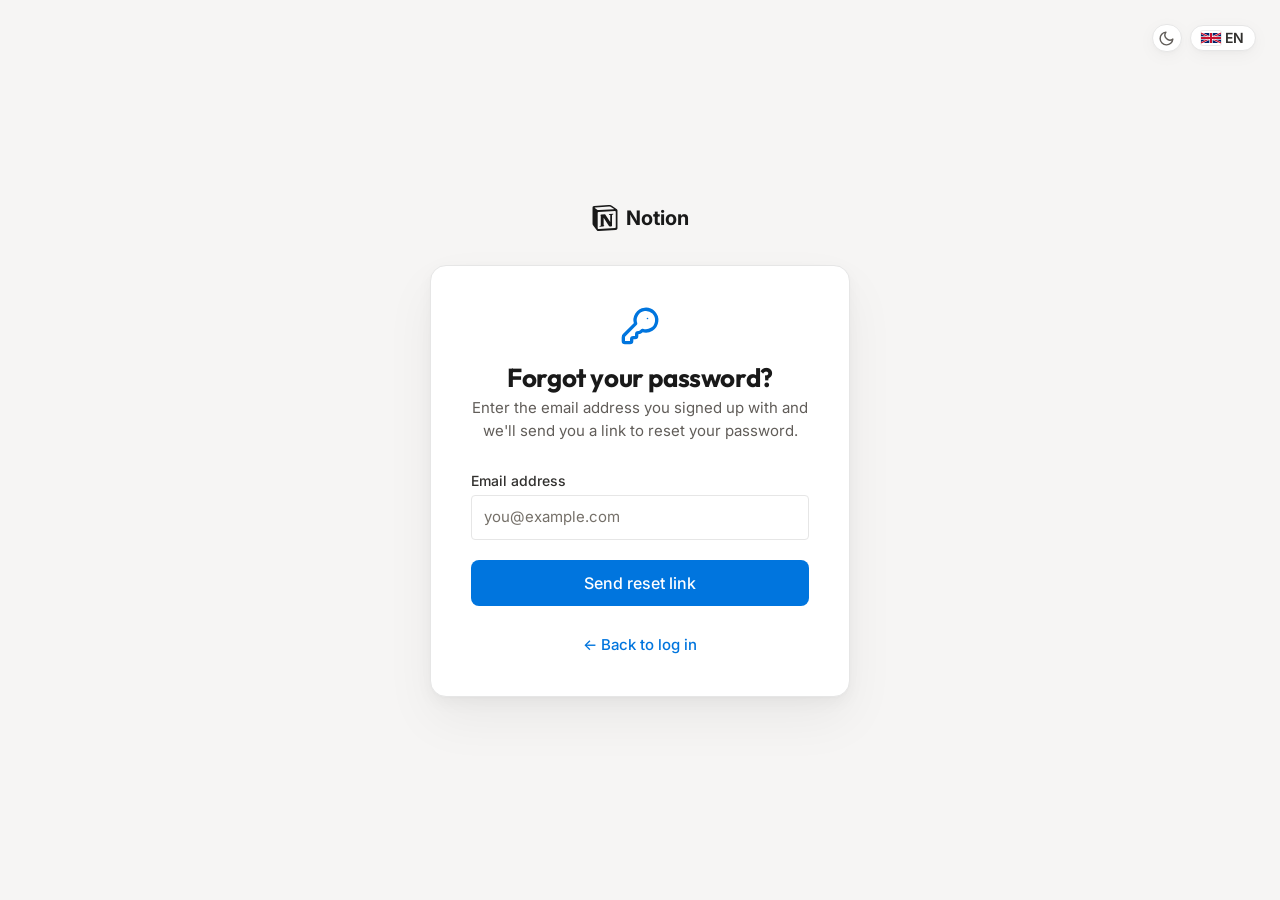
<file: forgot.html>
<!-- forgot.html -->
<!DOCTYPE html>
<html lang="en">
<head>
  <meta charset="UTF-8" />
  <meta name="viewport" content="width=device-width, initial-scale=1.0" />
  <link rel="icon" type="image/svg+xml" href="favicon.svg?v=2" />
  <meta name="description" content="Reset your Notion password." />
  <title>Forgot password | Notion</title>
  <script>
    (function () {
      try {
        var t = localStorage.getItem('site-theme');
        if (t !== 'dark' && t !== 'light') {
          t = (window.matchMedia && window.matchMedia('(prefers-color-scheme: dark)').matches) ? 'dark' : 'light';
        }
        document.documentElement.setAttribute('data-theme', t);
        document.documentElement.setAttribute('data-bs-theme', t);
      } catch (e) {}
    })();
  </script>
  <!-- Preconnect so the render-blocking Bootstrap CSS isn't delayed by a
       separate DNS/TLS round-trip to the CDN. -->
  <link rel="preconnect" href="https://cdn.jsdelivr.net" crossorigin />
  <!-- Bootstrap 5.3 (CDN, CSS only). Loaded before styles.css so the project's
       own design system wins class-name collisions. SRI integrity guards
       against a tampered CDN response. -->
  <link rel="stylesheet" href="https://cdn.jsdelivr.net/npm/bootstrap@5.3.8/dist/css/bootstrap.min.css" integrity="sha384-sRIl4kxILFvY47J16cr9ZwB07vP4J8+LH7qKQnuqkuIAvNWLzeN8tE5YBujZqJLB" crossorigin="anonymous" />
  <link rel="stylesheet" href="styles.min.css?v=53" />
</head>
<body>

  <a class="skip-link" href="#main-content" data-en="Skip to content" data-kh="រំលងទៅមាតិកា">Skip to content</a>

  <main class="auth-page" id="main-content" tabindex="-1">

    <div class="floating-toggles">
      <button class="theme-toggle" type="button" aria-label="Toggle dark mode"></button>
      <button class="lang-toggle" type="button" aria-label="Switch language"></button>
    </div>

    <a href="index.html" class="auth-logo" aria-label="Back to Notion home">
      <span class="nav__logo-mark" aria-hidden="true"><svg viewBox="0 0 24 24" aria-hidden="true"><path d="M4.459 4.208c.746.606 1.026.56 2.428.466l13.215-.793c.28 0 .047-.28-.046-.326L17.86 1.968c-.42-.326-.981-.7-2.055-.607L3.01 2.295c-.466.046-.56.28-.374.466zm.793 3.08v13.904c0 .747.373 1.027 1.214.98l14.523-.84c.841-.046.935-.56.935-1.167V6.354c0-.606-.233-.933-.748-.887l-15.177.887c-.56.047-.747.327-.747.933zm14.337.745c.093.42 0 .84-.42.888l-.7.14v10.264c-.608.327-1.168.514-1.635.514-.748 0-.935-.234-1.495-.933l-4.577-7.186v6.952L11.31 19s0 .84-1.167.84l-3.222.186c-.093-.187 0-.653.327-.746l.84-.233V9.854L7.822 9.76c-.094-.42.14-1.026.793-1.073l3.456-.233 4.764 7.279v-6.44l-1.215-.14c-.093-.514.28-.887.747-.933zM1.936 1.035l13.31-.98c1.634-.14 2.055-.047 3.082.7l4.249 2.986c.7.513.934.653.934 1.213v16.378c0 1.026-.373 1.634-1.68 1.726l-15.458.934c-.98.047-1.448-.093-1.962-.747l-3.129-4.06c-.56-.747-.793-1.306-.793-1.96V2.667c0-.839.374-1.54 1.447-1.632z"/></svg></span>
      Notion
    </a>

    <div class="auth-card">
      <div class="auth-card__icon" aria-hidden="true">
        <svg class="icon" viewBox="0 0 24 24"><path d="M2.586 17.414A2 2 0 0 0 2 18.828V21a1 1 0 0 0 1 1h3a1 1 0 0 0 1-1v-1a1 1 0 0 1 1-1h1a1 1 0 0 0 1-1v-1a1 1 0 0 1 1-1h.172a2 2 0 0 0 1.414-.586l.814-.814a6.5 6.5 0 1 0-4-4z"/><circle cx="16.5" cy="7.5" r=".5" fill="currentColor" stroke="none"/></svg>
      </div>
      <h1 class="auth-card__title auth-card__title--centered" data-en="Forgot your password?" data-kh="ភ្លេចពាក្យសម្ងាត់?">Forgot your password?</h1>
      <p class="auth-card__sub auth-card__sub--centered" data-en="Enter the email address you signed up with and we'll send you a link to reset your password." data-kh="បញ្ចូលអាសយដ្ឋានអ៊ីមែលដែលអ្នកបានចុះឈ្មោះ ហើយយើងនឹងផ្ញើតំណភ្ជាប់ដើម្បីកំណត់ពាក្យសម្ងាត់ឡើងវិញ។">
        Enter the email address you signed up with and we'll send you a link to reset your password.
      </p>

      <form class="auth-form" action="reset.html" method="get">

        <div class="form-group">
          <label class="label" for="email" data-en="Email address" data-kh="អាសយដ្ឋានអ៊ីមែល">Email address</label>
          <div class="input-wrapper">
            <input
              class="input-field"
              type="email"
              id="email"
              placeholder="you@example.com"
              required
              autocomplete="email"
              pattern="[a-zA-Z0-9._%+\-]+@[a-zA-Z0-9.\-]+\.[a-zA-Z]{2,}"
            />
          </div>
        </div>

        <button type="submit" class="btn-primary auth-form__submit" data-en="Send reset link" data-kh="ផ្ញើតំណកំណត់ឡើងវិញ">
          Send reset link
        </button>

      </form>

      <p class="auth-footer-links auth-footer-links--mt">
        <a href="login.html" class="auth-back-link" data-en="← Back to log in" data-kh="← ត្រឡប់ទៅការចូល">
          ← Back to log in
        </a>
      </p>
    </div>

  </main>

  <script src="i18n.js"></script>
  <script src="theme.js"></script>
  <script src="forms.js"></script>
</body>
</html>
</file>
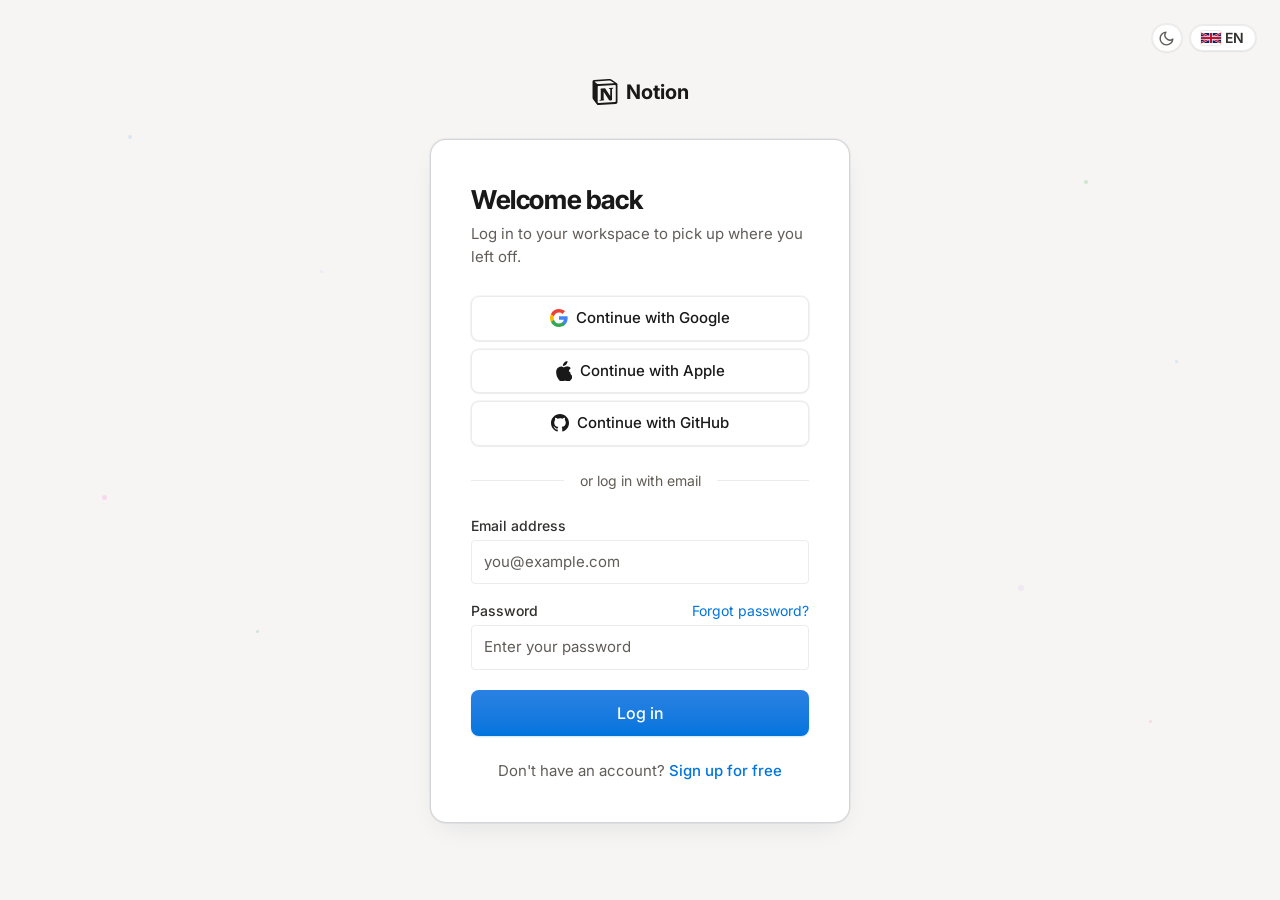
<file: login.html>
<!doctype html>
<html lang="en" data-theme="light">
<head>
<meta charset="utf-8"/>
<meta name="viewport" content="width=device-width,initial-scale=1"/>
<title>Log in | Notion</title>
<meta name="description" content="Log in to your Notion workspace."/>
<meta property="og:title" content="Log in | Notion"/>
<meta property="og:description" content="Log in to your Notion workspace."/>
<link rel="icon" href="data:,"/>
<link rel="preconnect" href="https://fonts.googleapis.com"/>
<link rel="preconnect" href="https://fonts.gstatic.com" crossorigin/>
<link href="https://fonts.googleapis.com/css2?family=Inter:wght@400;500;600;700&family=Inter+Tight:wght@600;700;800&family=Noto+Sans+Khmer:wght@400;500;600;700&display=swap" rel="stylesheet"/>
<script>
(function(){try{var t=localStorage.getItem('theme')||'light';document.documentElement.setAttribute('data-theme',t);var l=localStorage.getItem('lang')||'en';document.documentElement.setAttribute('lang',l);}catch(e){}})();
</script>
<style>
/* styles.css — Notion-Inspired Design System */
/* ================================================
   TABLE OF CONTENTS
   1.  Google Fonts Import
   2.  CSS Custom Properties (Design Tokens)
   3.  CSS Reset & Base
   4.  Typography
   5.  Layout Utilities
   6.  Buttons
   7.  Forms & Inputs
   8.  Cards
   9.  Navigation
   10. Sidebar
   11. Badges & Pills
   12. Hero Band
   13. Features Grid
   14. Marquee / Social Proof
   15. Pricing
   16. Footer
   17. Dashboard
   18. Auth Pages
   19. Animations & Keyframes
   20. Responsive Breakpoints
================================================ */

/* ─── 1. Google Fonts ─── */
@import url('https://fonts.googleapis.com/css2?family=Inter:wght@400;500;600;700&display=swap');
@import url('https://fonts.googleapis.com/css2?family=Outfit:wght@500;600;700&display=swap');
@import url('https://fonts.googleapis.com/css2?family=Noto+Sans+Khmer:wght@400;500;600;700&display=swap');

/* ─── 2. CSS Custom Properties ─── */
:root {
  /* Brand */
  --color-primary:         #0075de;
  --color-primary-active:  #005bab;
  --color-secondary:       #000000;

  /* Canvas / Surfaces */
  --color-bg:              #f6f5f4;
  --color-surface:         #ffffff;
  --color-border:          #e6e6e6;

  /* Text */
  --color-text-primary:    #191919;
  --color-text-secondary:  #31302e;
  --color-text-muted:      #615d59;
  /* Darkened from #a39e98 so faint text clears WCAG AA (4.5:1) on white/#f6f5f4
     surfaces while staying lighter than --color-text-muted for hierarchy. */
  --color-text-faint:      #757069;

  /* Accent stickers (decoration only) */
  --color-accent-sky:      #62aef0;
  --color-accent-purple:   #d6b6f6;
  --color-accent-pink:     #ff64c8;
  --color-accent-orange:   #dd5b00;
  --color-accent-teal:     #2a9d99;
  --color-accent-green:    #1aae39;

  /* Alias for design-system spec */
  --color-accent:          #0075de;
  --color-accent-hover:    #005bab;

  /* Radius */
  --radius-xs:     4px;
  --radius-sm:     5px;
  --radius-md:     8px;
  --radius-lg:     12px;
  --radius-xl:     16px;
  --radius-full:   9999px;
  --radius-card:   12px;

  /* Spacing */
  --space-xxs:  4px;
  --space-xs:   8px;
  --space-sm:   12px;
  --space-md:   16px;
  --space-lg:   24px;
  --space-xl:   28px;
  --space-xxl:  32px;

  /* Shadows */
  --shadow-card:
    rgba(0,0,0,0.01) 0 0.175px 1.041px,
    rgba(0,0,0,0.02) 0 0.8px   2.925px,
    rgba(0,0,0,0.027) 0 2.025px 7.847px,
    rgba(0,0,0,0.04) 0 4px    18px;
  --shadow-elevated:
    rgba(0,0,0,0.02) 0 1px 3px,
    rgba(0,0,0,0.04) 0 6px 16px,
    rgba(0,0,0,0.05) 0 23px 52px;
  --shadow-nav:
    0 1px 0 var(--color-border);

  /* Typography scale */
  --font-family: 'Inter', -apple-system, system-ui, 'Segoe UI', Helvetica, Arial, sans-serif;
  /* Display face for large headings — Khmer falls through per-glyph so
     headings stay consistent with the Noto-based body in KH mode. */
  --font-display: 'Outfit', 'Noto Sans Khmer', var(--font-family);

  --fs-display1: clamp(40px, 6vw, 64px);
  --fs-display2: clamp(32px, 5vw, 54px);
  --fs-h1:       clamp(28px, 4vw, 40px);
  --fs-h2:       clamp(20px, 3vw, 26px);
  --fs-h3:       clamp(18px, 2.5vw, 22px);
  --fs-title:    20px;
  --fs-body-md:  16px;
  --fs-body-sm:  15px;
  --fs-button:   16px;
  --fs-caption:  14px;
  --fs-eyebrow:  12px;

  /* Transitions */
  --transition-base: 0.18s ease;
  --transition-lift: 0.2s cubic-bezier(0.34, 1.56, 0.64, 1);
}

/* ─── Dark theme (toggled via [data-theme="dark"] on <html>) ─── */
html[data-theme="dark"] {
  --color-bg:              #1a1a1a;
  --color-surface:         #252525;
  --color-border:          #3a3a3a;

  --color-text-primary:    #f4f4f3;
  --color-text-secondary:  #e2e1de;
  --color-text-muted:      #a7a29c;
  /* Lightened from #6e6a65 so faint text clears WCAG AA on the dark
     #252525/#1a1a1a surfaces while staying dimmer than --color-text-muted. */
  --color-text-faint:      #9c968e;

  --color-primary:         #4a9eff;
  --color-primary-active:  #6bb1ff;

  --shadow-card:
    rgba(0,0,0,0.2) 0 1px 2px,
    rgba(0,0,0,0.3) 0 4px 14px;
  --shadow-elevated:
    rgba(0,0,0,0.35) 0 6px 16px,
    rgba(0,0,0,0.45) 0 23px 52px;
  --shadow-nav:
    0 1px 0 var(--color-border);
}

/* Patches for spots that hardcode light-mode colors */
html[data-theme="dark"] .nav {
  background-color: rgba(26, 26, 26, 0.82);
}

html[data-theme="dark"] .topbar {
  background-color: rgba(26, 26, 26, 0.9);
}

/* Hero eyebrow badge text is near-black; lift it on the dark badge surface */
html[data-theme="dark"] .hero-band__eyebrow {
  color: var(--color-primary);
}

/* Featured pricing card uses text-primary as its background — keep it dark */
html[data-theme="dark"] .pricing-card--featured {
  background-color: #303030;
}

/* Marquee brand logos: SVG marks (Simple Icons) are single-color, so in dark
   mode we flatten them to a uniform white silhouette. icon.horse favicons are
   full-color raster images (often on a solid/white tile) - inverting THOSE
   produces white blobs, so they are excluded and keep their real colors,
   which read fine on the dark badge surface. */
html[data-theme="dark"] .marquee-badge__logo:not([src*="icon.horse"]) {
  filter: brightness(0) invert(1);
}

/* icon.horse favicons keep their real colors (inverting them makes white
   blobs). But a dark favicon mark (e.g. Superhuman) can vanish on the dark
   #252525 badge, so in dark mode seat them on a small white tile - always
   fully visible, no invert artifacts. */
html[data-theme="dark"] .marquee-badge__logo[src*="icon.horse"] {
  background: #fff;
  border-radius: 4px;
  padding: 1px;
  box-sizing: border-box;
}

/* Subtle black-tinted surfaces need to invert to light tints on dark */
html[data-theme="dark"] .topbar__search .input-field {
  background-color: rgba(255, 255, 255, 0.06);
}

html[data-theme="dark"] .sidebar__link:hover {
  background-color: rgba(255, 255, 255, 0.06);
}

html[data-theme="dark"] .topbar__icon-btn:hover {
  background-color: rgba(255, 255, 255, 0.08);
}

html[data-theme="dark"] .sidebar__link--active {
  background-color: rgba(74, 158, 255, 0.16);
}

/* ─── 3. CSS Reset & Base ─── */
*, *::before, *::after {
  box-sizing: border-box;
  margin: 0;
  padding: 0;
}

/* Re-assert the zero reset with element-level selectors so it still wins
   now that Bootstrap Reboot loads first. Reboot targets these elements with
   element selectors (specificity 0,0,1) that outrank the universal * (0,0,0),
   so matching that specificity later in the cascade keeps the original
   spacing instead of inheriting Bootstrap's heading/paragraph/list margins. */
h1, h2, h3, h4, h5, h6,
p, ul, ol, dl, dd, figure, blockquote, fieldset, legend, hr, pre {
  margin: 0;
  padding: 0;
}

html {
  font-size: 16px;
  scroll-behavior: smooth;
  scroll-padding-top: 72px;
  -webkit-text-size-adjust: 100%;
  /* Guard against any element wider than the viewport causing a sideways
     scroll on mobile (which left a light strip beside the full-bleed hero).
     `clip` (not `hidden`) preserves position: sticky on the nav/topbar. */
  overflow-x: clip;
}

body {
  font-family: var(--font-family);
  font-size: var(--fs-body-md);
  font-weight: 400;
  line-height: 1.5;
  color: var(--color-text-primary);
  background-color: var(--color-bg);
  -webkit-font-smoothing: antialiased;
  -moz-osx-font-smoothing: grayscale;
  overflow-x: clip;
  max-width: 100%;
}

img, svg, video {
  display: block;
  max-width: 100%;
}

a {
  color: var(--color-primary);
  text-decoration: none;
}

a:hover {
  text-decoration: underline;
}

ul, ol {
  list-style: none;
}

button {
  font-family: inherit;
  cursor: pointer;
  border: none;
  background: none;
}

input, textarea, select {
  font-family: inherit;
}

/* ─── 4. Typography ─── */
.text-display1 {
  font-family: var(--font-display);
  font-size: var(--fs-display1);
  font-weight: 700;
  line-height: 1.0;
  letter-spacing: -2.125px;
  text-wrap: balance;
}

.text-display2 {
  font-family: var(--font-display);
  font-size: var(--fs-display2);
  font-weight: 700;
  line-height: 1.04;
  letter-spacing: -1.875px;
  text-wrap: balance;
}

.text-h1 {
  font-family: var(--font-display);
  font-size: var(--fs-h1);
  font-weight: 700;
  line-height: 1.1;
  letter-spacing: -1px;
  text-wrap: balance;
}

.text-h2 {
  font-family: var(--font-display);
  font-size: var(--fs-h2);
  font-weight: 700;
  line-height: 1.23;
  letter-spacing: -0.625px;
  text-wrap: balance;
}

.text-h3 {
  font-family: var(--font-display);
  font-size: var(--fs-h3);
  font-weight: 700;
  line-height: 1.27;
  letter-spacing: -0.25px;
  text-wrap: balance;
}

.text-title {
  font-size: var(--fs-title);
  font-weight: 600;
  line-height: 1.4;
  letter-spacing: -0.125px;
}

.text-body-md {
  font-size: var(--fs-body-md);
  font-weight: 400;
  line-height: 1.5;
}

.text-body-sm {
  font-size: var(--fs-body-sm);
  font-weight: 400;
  line-height: 1.33;
}

.text-caption {
  font-size: var(--fs-caption);
  font-weight: 400;
  line-height: 1.43;
}

.text-eyebrow {
  font-size: var(--fs-eyebrow);
  font-weight: 600;
  line-height: 1.33;
  letter-spacing: 0.125px;
  text-transform: uppercase;
}

.text-muted  { color: var(--color-text-muted); }
.text-faint  { color: var(--color-text-faint); }
.text-primary-color { color: var(--color-primary); }

/* ─── 5. Layout Utilities ─── */
.container {
  width: 100%;
  max-width: 1200px;
  margin-left: auto;
  margin-right: auto;
  padding-left: var(--space-lg);
  padding-right: var(--space-lg);
}

.container--narrow {
  max-width: 720px;
}

.section {
  padding-top: 80px;
  padding-bottom: 80px;
}

/* Intrinsic responsive grids: columns auto-fit to ANY viewport width with no
   breakpoints. min(100%, Npx) lets a track shrink to one column on narrow
   screens instead of overflowing. The Npx minimum is tuned to preserve the
   intended desktop column count while reflowing smoothly on every device. */
.grid-2 {
  display: grid;
  grid-template-columns: repeat(auto-fit, minmax(min(100%, 380px), 1fr));
  gap: var(--space-lg);
}

.grid-3 {
  display: grid;
  grid-template-columns: repeat(auto-fit, minmax(min(100%, 300px), 1fr));
  gap: var(--space-lg);
}

.grid-4 {
  display: grid;
  grid-template-columns: repeat(auto-fit, minmax(min(100%, 230px), 1fr));
  gap: var(--space-lg);
}

.flex {
  display: flex;
}

.flex-center {
  display: flex;
  align-items: center;
  justify-content: center;
}

.flex-between {
  display: flex;
  align-items: center;
  justify-content: space-between;
}

.gap-xs  { gap: var(--space-xs); }
.gap-sm  { gap: var(--space-sm); }
.gap-md  { gap: var(--space-md); }
.gap-lg  { gap: var(--space-lg); }

.sr-only {
  position: absolute;
  width: 1px;
  height: 1px;
  padding: 0;
  margin: -1px;
  overflow: hidden;
  clip: rect(0,0,0,0);
  white-space: nowrap;
  border-width: 0;
}

/* ─── 6. Buttons ─── */
.btn-primary,
.btn-ghost,
.btn-utility,
.btn-social {
  display: inline-flex;
  align-items: center;
  justify-content: center;
  gap: var(--space-xs);
  font-size: var(--fs-button);
  font-weight: 500;
  line-height: 1.5;
  text-decoration: none;
  cursor: pointer;
  transition: background-color var(--transition-base),
              transform var(--transition-lift),
              box-shadow var(--transition-base),
              color var(--transition-base);
  white-space: nowrap;
}

.btn-primary {
  background-color: var(--color-primary);
  color: #ffffff;
  border-radius: var(--radius-full);
  padding: 10px 20px;
  border: none;
}

.btn-primary:hover {
  background-color: var(--color-primary-active);
  color: #ffffff;
  text-decoration: none;
  transform: scale(0.97);
}

.btn-primary:active {
  background-color: var(--color-primary-active);
  transform: scale(0.93);
}

.btn-primary--sm {
  padding: var(--space-xs) var(--space-md);
  font-size: var(--fs-body-sm);
}

.btn-ghost {
  background-color: var(--color-surface);
  color: var(--color-text-primary);
  border-radius: var(--radius-full);
  padding: 10px 20px;
  border: 1px solid var(--color-border);
  box-shadow: var(--shadow-card);
}

.btn-ghost:hover {
  background-color: var(--color-bg);
  color: var(--color-text-primary);
  text-decoration: none;
  transform: scale(0.97);
}

.btn-utility {
  background-color: var(--color-surface);
  color: var(--color-text-primary);
  border-radius: var(--radius-md);
  padding: 6px 14px;
  border: 1px solid var(--color-border);
  font-size: var(--fs-body-sm);
}

.btn-utility:hover {
  background-color: var(--color-bg);
  color: var(--color-text-primary);
  text-decoration: none;
}

.btn-social {
  background-color: var(--color-surface);
  color: var(--color-text-primary);
  border-radius: var(--radius-md);
  padding: 10px 16px;
  border: 1px solid var(--color-border);
  font-size: var(--fs-body-sm);
  width: 100%;
  box-shadow: var(--shadow-card);
}

.btn-social:hover {
  background-color: var(--color-bg);
  text-decoration: none;
  color: var(--color-text-primary);
}

.btn-social .btn-icon {
  font-size: 18px;
  line-height: 1;
}

/* ─── 7. Forms & Inputs ─── */
.form-group {
  display: flex;
  flex-direction: column;
  gap: var(--space-xxs);
  position: relative;
}

.form-group:focus-within .label {
  color: var(--color-primary);
}

.form-group:focus-within {
  --ring-color: rgba(0, 117, 222, 0.2);
}

.label {
  font-size: var(--fs-caption);
  font-weight: 500;
  color: var(--color-text-secondary);
  transition: color var(--transition-base);
}

.input-field {
  width: 100%;
  padding: 10px 12px;
  font-size: var(--fs-body-sm);
  font-family: var(--font-family);
  color: var(--color-text-primary);
  background-color: var(--color-surface);
  border: 1px solid var(--color-border);
  border-radius: var(--radius-xs);
  outline: none;
  transition: border-color var(--transition-base),
              box-shadow var(--transition-base);
  line-height: 1.5;
}

.input-field::placeholder {
  color: var(--color-text-faint);
}

.input-field:focus {
  border-color: var(--color-primary);
  box-shadow: 0 0 0 3px rgba(0, 117, 222, 0.15);
}

.input-field:valid:not(:placeholder-shown) {
  border-color: var(--color-accent-green);
}

.input-field:invalid:not(:placeholder-shown):not(:focus) {
  border-color: #e53e3e;
}

.input-wrapper {
  position: relative;
}

.input-wrapper:focus-within::after {
  content: '';
  position: absolute;
  inset: -1px;
  border-radius: calc(var(--radius-xs) + 1px);
  pointer-events: none;
  box-shadow: 0 0 0 3px rgba(0, 117, 222, 0.15);
}

.form-divider {
  display: flex;
  align-items: center;
  gap: var(--space-md);
  color: var(--color-text-faint);
  font-size: var(--fs-caption);
}

.form-divider::before,
.form-divider::after {
  content: '';
  flex: 1;
  height: 1px;
  background-color: var(--color-border);
}

/* Password strength meter (CSS-only) */
.password-strength {
  display: flex;
  gap: var(--space-xxs);
  margin-top: var(--space-xxs);
}

.strength-bar {
  height: 3px;
  flex: 1;
  border-radius: var(--radius-full);
  background-color: var(--color-border);
  transition: background-color var(--transition-base);
}

/* Strength feedback tied to :has() and :valid/:invalid on password input */
.form-group:has(.input-field[type="password"]:not(:placeholder-shown)) .strength-bar:nth-child(1) {
  background-color: #e53e3e;
}

.form-group:has(.input-field[type="password"][minlength]:valid) .strength-bar:nth-child(1),
.form-group:has(.input-field[type="password"][minlength]:valid) .strength-bar:nth-child(2) {
  background-color: #dd6b20;
}

/* 3 bars for pattern match — approximated via attribute presence */
.form-group:has(.input-field[type="password"][pattern]:valid) .strength-bar:nth-child(1),
.form-group:has(.input-field[type="password"][pattern]:valid) .strength-bar:nth-child(2),
.form-group:has(.input-field[type="password"][pattern]:valid) .strength-bar:nth-child(3) {
  background-color: var(--color-accent-green);
}

.strength-label {
  font-size: 11px;
  color: var(--color-text-faint);
  margin-top: 2px;
}

/* ─── 8. Cards ─── */
.card {
  background-color: var(--color-surface);
  border-radius: var(--radius-card);
  border: 1px solid var(--color-border);
  padding: var(--space-lg);
  transition: transform var(--transition-lift),
              box-shadow var(--transition-base);
}

.card:hover {
  transform: translateY(-4px);
  box-shadow: var(--shadow-card);
}

.card--elevated {
  box-shadow: var(--shadow-card);
}

.card--elevated:hover {
  transform: translateY(-4px);
  box-shadow: var(--shadow-elevated);
}

.card--flat {
  border: 1px solid var(--color-border);
}

.card--soft {
  background-color: var(--color-bg);
}

.card--dark {
  background-color: var(--color-text-primary);
  color: #ffffff;
  border-color: transparent;
}

.card--dashed {
  border: 1.5px dashed var(--color-border);
  background-color: transparent;
}

.card--dashed:hover {
  border-color: var(--color-primary);
  transform: translateY(-2px);
}

/* ─── 9. Navigation ─── */

/* The mobile-drawer checkbox is visually hidden via .sr-only (position:
   absolute), which leaves it at the top of <body>. Tapping the hamburger
   label focuses it, and the browser scrolls up to bring a focused control
   into view, jumping the page back to the top. Pinning it fixed in the
   viewport keeps it "in view" so focusing it never scrolls the page. */
#nav-toggle {
  position: fixed;
  top: 0;
  left: 0;
}

.nav {
  position: sticky;
  top: 0;
  z-index: 100;
  background-color: rgba(246, 245, 244, 0.82);
  backdrop-filter: blur(12px);
  -webkit-backdrop-filter: blur(12px);
  border-bottom: 1px solid var(--color-border);
  box-shadow: var(--shadow-nav);
}

.nav__inner {
  display: flex;
  align-items: center;
  justify-content: space-between;
  height: 56px;
  gap: var(--space-lg);
}

.nav__logo {
  display: flex;
  align-items: center;
  gap: var(--space-xs);
  font-weight: 700;
  font-size: 18px;
  color: var(--color-text-primary);
  text-decoration: none;
  flex-shrink: 0;
}

.nav__logo:hover {
  text-decoration: none;
  color: var(--color-text-primary);
}

.nav__logo-mark {
  width: 26px;
  height: 26px;
  display: flex;
  align-items: center;
  justify-content: center;
  color: var(--color-text-primary);
  flex-shrink: 0;
}

.nav__logo-mark svg {
  width: 100%;
  height: 100%;
  fill: currentColor;
  display: block;
}

.nav__logo-mark--sm {
  width: 22px;
  height: 22px;
}

.nav__links {
  display: flex;
  align-items: center;
  gap: var(--space-xl);
  flex: 1;
}

.nav__link {
  font-size: var(--fs-body-sm);
  color: var(--color-text-secondary);
  text-decoration: none;
  transition: color var(--transition-base);
  white-space: nowrap;
}

.nav__link:hover {
  color: var(--color-text-primary);
  text-decoration: none;
}

.nav__actions {
  display: flex;
  align-items: center;
  gap: var(--space-sm);
  flex-shrink: 0;
}

/* ─── Language toggle (flag button) ─── */
.lang-toggle,
.theme-toggle {
  display: inline-flex;
  align-items: center;
  gap: var(--space-xxs);
  padding: 5px 10px;
  border-radius: var(--radius-full);
  border: 1px solid var(--color-border);
  background-color: var(--color-surface);
  color: var(--color-text-secondary);
  font-family: var(--font-family);
  font-size: var(--fs-caption);
  font-weight: 600;
  line-height: 1;
  cursor: pointer;
  transition: background-color var(--transition-base),
              border-color var(--transition-base),
              transform var(--transition-lift);
}

.lang-toggle:hover,
.theme-toggle:hover {
  background-color: var(--color-bg);
  border-color: var(--color-text-faint);
  transform: scale(0.97);
}

.lang-toggle:active,
.theme-toggle:active {
  transform: scale(0.93);
}

/* Theme toggle is icon-only */
.theme-toggle {
  padding: 5px;
  width: 30px;
  height: 28px;
  justify-content: center;
  color: var(--color-text-muted);
}

.theme-toggle .icon {
  width: 17px;
  height: 17px;
}

.lang-toggle__flag {
  display: inline-flex;
  width: 20px;
  height: 14px;
  border-radius: 2px;
  overflow: hidden;
  box-shadow: 0 0 0 1px rgba(0, 0, 0, 0.08);
}

.lang-toggle .flag-svg {
  width: 100%;
  height: 100%;
  display: block;
}

.lang-toggle__label {
  letter-spacing: 0.04em;
}

/* Floating variant for pages without a nav bar (auth, etc.) */
.lang-toggle--floating {
  position: fixed;
  top: var(--space-lg);
  right: var(--space-lg);
  z-index: 200;
  box-shadow: var(--shadow-card);
}

/* Floating cluster holding the theme + language toggles on auth pages */
.floating-toggles {
  position: fixed;
  top: var(--space-lg);
  right: var(--space-lg);
  z-index: 200;
  display: flex;
  align-items: center;
  gap: var(--space-xs);
}

.floating-toggles .lang-toggle,
.floating-toggles .theme-toggle {
  box-shadow: var(--shadow-card);
}

/* Khmer text rendering — Inter lacks Khmer glyphs */
html[lang="km"] body {
  font-family: 'Noto Sans Khmer', var(--font-family);
}

/* Inputs hardcode the Latin font, so the body rule above doesn't reach them */
html[lang="km"] .input-field,
html[lang="km"] .input-field::placeholder {
  font-family: 'Noto Sans Khmer', var(--font-family);
}

/* ─── Icons (inline SVG, Lucide-style) ─── */
.svg-sprite {
  display: none;
}

.icon {
  width: 20px;
  height: 20px;
  fill: none;
  stroke: currentColor;
  stroke-width: 2;
  stroke-linecap: round;
  stroke-linejoin: round;
  flex-shrink: 0;
}

/* Feature card band icons — colored to match each band */
.feature-card__band .icon {
  width: 34px;
  height: 34px;
}

.feature-card__band--purple .icon { color: #8e5fd0; }
.feature-card__band--teal   .icon { color: #1f8a86; }
.feature-card__band--pink   .icon { color: #e64bb0; }
.feature-card__band--sky    .icon { color: #3b8fd9; }
.feature-card__band--orange .icon { color: #c95200; }
.feature-card__band--green  .icon { color: #169a32; }

/* Buttons */
.btn-primary .icon,
.btn-utility .icon {
  width: 17px;
  height: 17px;
}

/* Sidebar */
.sidebar__icon {
  display: inline-flex;
  align-items: center;
  justify-content: center;
}

.sidebar__icon .icon {
  width: 18px;
  height: 18px;
  color: var(--color-text-muted);
}

/* Topbar */
.topbar__icon-btn .icon {
  width: 19px;
  height: 19px;
  color: var(--color-text-muted);
}

.topbar__search-icon .icon {
  width: 16px;
  height: 16px;
  color: var(--color-text-faint);
}

/* Page cards */
.page-card__emoji .icon {
  width: 26px;
  height: 26px;
}

/* Auth card icon */
.auth-card__icon .icon {
  width: 40px;
  height: 40px;
  margin: 0 auto;
  color: var(--color-primary);
}

.nav__hamburger-label {
  display: none;
  flex-direction: column;
  gap: 5px;
  cursor: pointer;
  padding: var(--space-xs);
  border-radius: var(--radius-sm);
}

.nav__hamburger-label span {
  display: block;
  width: 22px;
  height: 2px;
  background-color: var(--color-text-primary);
  border-radius: var(--radius-full);
  /* transform-origin pinned to center so the two bars rotate about their
     own midpoint and cross cleanly into a symmetric X. The longer, eased
     transform (vs the generic --transition-base) makes the morph feel
     deliberate; opacity fades faster so the middle bar is gone before the
     X finishes forming. */
  transform-origin: center;
  transition: transform 0.3s cubic-bezier(0.4, 0, 0.2, 1),
              opacity 0.2s ease;
}

.nav__mobile-menu {
  display: none;
  flex-direction: column;
  gap: var(--space-sm);
  padding: var(--space-md) 0;
  border-top: 1px solid var(--color-border);
}

.nav__mobile-menu .nav__link {
  padding: var(--space-sm) 0;
  font-size: var(--fs-body-md);
  display: block;
}

/* Mobile menu toggle cluster: theme + language buttons sit side by side,
   centered, as one row at the bottom of the open menu. */
.nav__mobile-toggles {
  display: flex;
  align-items: center;
  justify-content: center;
  gap: var(--space-sm);
}

/* ─── 10. Sidebar ─── */
.sidebar {
  width: 240px;
  flex-shrink: 0;
  background-color: var(--color-bg);
  border-right: 1px solid var(--color-border);
  display: flex;
  flex-direction: column;
  height: 100vh;
  position: sticky;
  top: 0;
  overflow-y: auto;
  padding: var(--space-md);
  gap: var(--space-xxs);
}

.sidebar__logo {
  display: flex;
  align-items: center;
  gap: var(--space-xs);
  font-weight: 700;
  font-size: 16px;
  color: var(--color-text-primary);
  text-decoration: none;
  padding: var(--space-sm) var(--space-md);
  margin-bottom: var(--space-xs);
}

.sidebar__logo:hover {
  text-decoration: none;
  color: var(--color-text-primary);
}

.sidebar__section-label {
  font-size: 11px;
  font-weight: 600;
  text-transform: uppercase;
  letter-spacing: 0.06em;
  color: var(--color-text-faint);
  padding: var(--space-sm) var(--space-md) var(--space-xxs);
  margin-top: var(--space-sm);
}

.sidebar__link {
  display: flex;
  align-items: center;
  gap: var(--space-sm);
  padding: var(--space-xs) var(--space-md);
  border-radius: var(--radius-sm);
  color: var(--color-text-secondary);
  font-size: var(--fs-body-sm);
  text-decoration: none;
  transition: background-color var(--transition-base), color var(--transition-base);
  position: relative;
}

.sidebar__link:hover {
  background-color: rgba(0,0,0,0.05);
  color: var(--color-text-primary);
  text-decoration: none;
}

.sidebar__link--active {
  background-color: rgba(0, 117, 222, 0.08);
  color: var(--color-primary);
  font-weight: 500;
}

.sidebar__link--active::before {
  content: '';
  position: absolute;
  left: 0;
  top: var(--space-xxs);
  bottom: var(--space-xxs);
  width: 3px;
  background-color: var(--color-primary);
  border-radius: 0 var(--radius-full) var(--radius-full) 0;
}

.sidebar__icon {
  font-size: 16px;
  line-height: 1;
  width: 20px;
  text-align: center;
}

.sidebar__footer {
  margin-top: auto;
  padding: var(--space-sm) var(--space-md);
  border-top: 1px solid var(--color-border);
}

.sidebar__footer-inner {
  display: flex;
  align-items: center;
  gap: var(--space-sm);
}

.sidebar__user-name {
  font-size: 13px;
  font-weight: 600;
  color: var(--color-text-primary);
  white-space: nowrap;
  overflow: hidden;
  text-overflow: ellipsis;
}

.sidebar__user-plan {
  font-size: 11px;
  color: var(--color-text-faint);
}

.sidebar__user-info {
  min-width: 0;
}

.sidebar__logout {
  margin-left: auto;
  font-size: var(--fs-caption);
}

/* ─── 11. Badges & Pills ─── */
.badge {
  display: inline-flex;
  align-items: center;
  padding: var(--space-xxs) 10px;
  border-radius: var(--radius-full);
  font-size: var(--fs-eyebrow);
  font-weight: 600;
  letter-spacing: 0.125px;
  text-transform: uppercase;
  line-height: 1.33;
}

.badge--primary {
  background-color: var(--color-surface);
  color: var(--color-primary);
  border: 1px solid rgba(0, 117, 222, 0.2);
}

.badge--popular {
  background-color: var(--color-primary);
  color: #ffffff;
}

.badge--green {
  background-color: rgba(26, 174, 57, 0.1);
  color: var(--color-accent-green);
}

.badge--teal {
  background-color: rgba(42, 157, 153, 0.1);
  color: var(--color-accent-teal);
}

.badge--nav {
  margin-left: auto;
  padding: 1px 6px;
  font-size: 10px;
}

/* ─── 12. Hero Band ─── */
.hero-band {
  background-color: var(--color-secondary);
  color: #ffffff;
  padding: 100px 0 80px;
  position: relative;
  overflow: hidden;
}

.hero-band::before {
  content: '';
  position: absolute;
  inset: 0;
  background:
    radial-gradient(ellipse 60% 50% at 20% 50%, rgba(98, 174, 240, 0.18) 0%, transparent 70%),
    radial-gradient(ellipse 40% 60% at 80% 30%, rgba(214, 182, 246, 0.15) 0%, transparent 60%),
    radial-gradient(ellipse 30% 40% at 60% 80%, rgba(255, 100, 200, 0.1) 0%, transparent 50%);
  pointer-events: none;
}

.hero-band__eyebrow {
  color: rgba(0, 0, 0, 0.7);
  margin-bottom: var(--space-lg);
}

.hero-band__headline {
  color: #ffffff;
}

.hero-band__headline--gradient {
  background: linear-gradient(135deg, #ffffff 0%, #62aef0 40%, #d6b6f6 70%, #ffffff 100%);
  background-size: 200% auto;
  -webkit-background-clip: text;
  background-clip: text;
  -webkit-text-fill-color: transparent;
  animation: gradient-shift 5s linear infinite;
}

.hero-band__sub {
  color: rgba(255,255,255,0.75);
  font-size: clamp(16px, 2vw, 20px);
  max-width: 560px;
  margin-top: var(--space-lg);
  line-height: 1.55;
}

.hero-band__ctas {
  display: flex;
  gap: var(--space-sm);
  flex-wrap: wrap;
  margin-top: var(--space-xxl);
}

.hero-band .btn-ghost {
  background-color: rgba(255,255,255,0.1);
  border-color: rgba(255,255,255,0.25);
  color: #ffffff;
  backdrop-filter: blur(8px);
}

.hero-band .btn-ghost:hover {
  background-color: rgba(255,255,255,0.18);
  color: #ffffff;
}

/* Floating product card */
.hero-mockup {
  position: relative;
  z-index: 1;
  /* When the hero stacks (below the 1200px grid breakpoint) the mockup sits
     under the copy/CTAs, so it needs vertical breathing room. The grid layout
     at >=1200px resets this to 0 since columns + gap handle spacing there. */
  margin-top: var(--space-xxl);
}

.hero-mockup__card {
  background-color: rgba(255,255,255,0.07);
  backdrop-filter: blur(16px);
  border: 1px solid rgba(255,255,255,0.15);
  border-radius: var(--radius-xl);
  padding: var(--space-lg);
  box-shadow:
    0 8px 32px rgba(0,0,0,0.3),
    inset 0 1px 0 rgba(255,255,255,0.15);
  animation: float 5s ease-in-out infinite;
}

.hero-mockup__title {
  font-size: 13px;
  font-weight: 600;
  color: rgba(255,255,255,0.9);
  margin-bottom: var(--space-md);
  display: flex;
  align-items: center;
  gap: var(--space-xs);
}

.hero-mockup__row {
  display: flex;
  align-items: center;
  gap: var(--space-sm);
  padding: var(--space-xs) 10px;
  border-radius: var(--radius-sm);
  margin-bottom: var(--space-xxs);
  transition: background-color var(--transition-base);
}

.hero-mockup__row:hover {
  background-color: rgba(255,255,255,0.06);
}

.hero-mockup__dot {
  width: var(--space-xs);
  height: var(--space-xs);
  border-radius: var(--radius-full);
  flex-shrink: 0;
}

.hero-mockup__dot--blue   { background-color: var(--color-accent-sky); }
.hero-mockup__dot--purple { background-color: var(--color-accent-purple); }
.hero-mockup__dot--pink   { background-color: var(--color-accent-pink); }
.hero-mockup__dot--teal   { background-color: var(--color-accent-teal); }
.hero-mockup__dot--orange { background-color: var(--color-accent-orange); }

.hero-mockup__label {
  font-size: var(--fs-eyebrow);
  color: rgba(255,255,255,0.75);
  flex: 1;
}

.hero-mockup__tag {
  font-size: 10px;
  font-weight: 600;
  text-transform: uppercase;
  letter-spacing: 0.05em;
  padding: 2px 7px;
  border-radius: var(--radius-full);
  border: 1px solid rgba(255,255,255,0.2);
  color: rgba(255,255,255,0.55);
}

/* Sticker constellation dots */
.hero-stars {
  position: absolute;
  inset: 0;
  pointer-events: none;
  overflow: hidden;
}

.hero-star {
  position: absolute;
  border-radius: var(--radius-full);
  opacity: 0.55;
  animation: twinkle 3s ease-in-out infinite;
}

.hero-star:nth-child(1)  { width: var(--space-xxs); height: var(--space-xxs); top: 15%; left: 10%; background: var(--color-accent-sky);    animation-delay: 0s; }
.hero-star:nth-child(2)  { width: 3px; height: 3px; top: 30%; left: 25%; background: var(--color-accent-purple); animation-delay: 0.4s; }
.hero-star:nth-child(3)  { width: 5px; height: 5px; top: 55%; left: 8%;  background: var(--color-accent-pink);   animation-delay: 0.8s; }
.hero-star:nth-child(4)  { width: 3px; height: 3px; top: 70%; left: 20%; background: var(--color-accent-teal);   animation-delay: 1.2s; }
.hero-star:nth-child(5)  { width: var(--space-xxs); height: var(--space-xxs); top: 20%; right: 15%;background: var(--color-accent-green);  animation-delay: 0.2s; }
.hero-star:nth-child(6)  { width: 3px; height: 3px; top: 40%; right: 8%; background: var(--color-accent-sky);    animation-delay: 0.6s; }
.hero-star:nth-child(7)  { width: 6px; height: 6px; top: 65%; right: 20%;background: var(--color-accent-purple); animation-delay: 1.0s; }
.hero-star:nth-child(8)  { width: 3px; height: 3px; top: 80%; right: 10%;background: var(--color-accent-pink);   animation-delay: 1.4s; }

/* ─── 13. Features Grid ─── */
.features-section {
  background-color: var(--color-surface);
}

.feature-card {
  background-color: var(--color-surface);
  border-radius: var(--radius-lg);
  border: 1px solid var(--color-border);
  overflow: hidden;
  transition: transform var(--transition-lift),
              box-shadow var(--transition-base);
}

.feature-card:hover {
  transform: translateY(-4px);
  box-shadow: var(--shadow-card);
}

.feature-card__band {
  height: 80px;
  display: flex;
  align-items: center;
  justify-content: center;
  font-size: var(--space-xxl);
}

.feature-card__band--purple { background-color: rgba(214, 182, 246, 0.3); }
.feature-card__band--teal   { background-color: rgba(42, 157, 153, 0.15); }
.feature-card__band--pink   { background-color: rgba(255, 100, 200, 0.12); }
.feature-card__band--sky    { background-color: rgba(98, 174, 240, 0.2); }
.feature-card__band--orange { background-color: rgba(221, 91, 0, 0.1); }
.feature-card__band--green  { background-color: rgba(26, 174, 57, 0.12); }

.feature-card__body {
  padding: var(--space-lg);
}

.feature-card__title {
  font-size: var(--fs-h3);
  font-weight: 700;
  letter-spacing: -0.25px;
  margin-bottom: var(--space-xs);
  color: var(--color-text-primary);
}

.feature-card__desc {
  font-size: var(--fs-body-sm);
  color: var(--color-text-muted);
  line-height: 1.55;
}

/* ─── 14a. Solutions (use-case grid) ─── */
.solutions-grid {
  display: grid;
  grid-template-columns: repeat(3, 1fr);
  gap: var(--space-md);
}

.solution-card {
  display: flex;
  flex-direction: column;
  gap: var(--space-sm);
  background-color: var(--color-surface);
  border: 1px solid var(--color-border);
  border-radius: var(--radius-lg);
  padding: var(--space-lg);
  transition: transform 0.2s ease, box-shadow 0.2s ease, border-color 0.2s ease;
}

.solution-card:hover {
  transform: translateY(-4px);
  box-shadow: var(--shadow-card);
  border-color: transparent;
}

.solution-card__icon {
  display: inline-flex;
  align-items: center;
  justify-content: center;
  width: 46px;
  height: 46px;
  border-radius: var(--radius-md);
}

.solution-card__icon .icon {
  width: 22px;
  height: 22px;
}

.solution-card__icon--purple { background-color: rgba(214, 182, 246, 0.3); }
.solution-card__icon--purple .icon { color: #8e5fd0; }
.solution-card__icon--teal   { background-color: rgba(42, 157, 153, 0.15); }
.solution-card__icon--teal .icon { color: #1f8a86; }
.solution-card__icon--pink   { background-color: rgba(255, 100, 200, 0.12); }
.solution-card__icon--pink .icon { color: #e64bb0; }
.solution-card__icon--sky    { background-color: rgba(98, 174, 240, 0.2); }
.solution-card__icon--sky .icon { color: #3b8fd9; }
.solution-card__icon--orange { background-color: rgba(221, 91, 0, 0.1); }
.solution-card__icon--orange .icon { color: #c95200; }
.solution-card__icon--green  { background-color: rgba(26, 174, 57, 0.12); }
.solution-card__icon--green .icon { color: #169a32; }

.solution-card__title {
  font-family: var(--font-display);
  font-size: var(--fs-h3);
  font-weight: 700;
  margin-top: 4px;
}

.solution-card__desc {
  font-size: var(--fs-body-sm);
  color: var(--color-text-muted);
  line-height: 1.6;
}

@media (max-width: 900px) {
  .solutions-grid { grid-template-columns: repeat(2, 1fr); }
}

@media (max-width: 560px) {
  .solutions-grid { grid-template-columns: 1fr; }
}

/* ─── 14b. Download (get the apps) ─── */
.download-card {
  display: grid;
  grid-template-columns: 1.2fr 1fr;
  gap: var(--space-xxl);
  align-items: center;
  background-color: var(--color-surface);
  border: 1px solid var(--color-border);
  border-radius: var(--radius-xl);
  padding: var(--space-xxl);
}

/* Same lift-on-hover as the (non-featured) pricing cards: -6px lift + elevated
   shadow, with an active press. The card is also a .reveal element, so the
   hover selectors are scoped with .reveal to outrank `.reveal.is-visible`
   (which sets transform:none). The elevated shadow is applied always-on so it
   still reacts under reduced motion (instantly, no transition); the transform
   lift and transitions live inside the reduced-motion guard, and the base
   transition keeps the reveal scroll-in's opacity/transform timings unchanged. */
.download-card.reveal:hover,
.download-card.reveal:focus-within {
  box-shadow: var(--shadow-elevated);
}

@media (prefers-reduced-motion: no-preference) {
  .download-card.reveal {
    transition: opacity 0.6s ease,
                transform 0.7s cubic-bezier(0.22, 1, 0.36, 1),
                box-shadow var(--transition-base);
  }
  .download-card.reveal:hover,
  .download-card.reveal:focus-within {
    transform: translateY(-6px);
    transition: transform var(--transition-lift),
                box-shadow var(--transition-base);
  }
  .download-card.reveal:active {
    transform: translateY(-2px) scale(0.995);
  }
}

.download-card__actions {
  display: flex;
  flex-wrap: wrap;
  gap: var(--space-sm);
  margin-top: var(--space-lg);
}

.download-platforms {
  display: grid;
  grid-template-columns: repeat(2, 1fr);
  gap: var(--space-md);
  list-style: none;
}

.download-platform {
  display: flex;
  align-items: center;
  gap: var(--space-sm);
  padding: var(--space-md);
  background-color: var(--color-bg);
  border: 1px solid var(--color-border);
  border-radius: var(--radius-lg);
}

.download-platform__icon {
  display: inline-flex;
  align-items: center;
  justify-content: center;
  flex-shrink: 0;
}

.download-platform__icon svg {
  width: 24px;
  height: 24px;
  fill: currentColor;
  color: var(--color-text-primary);
}

/* Hover feedback on the 4 platform tiles. Non-motion feedback (border + shadow)
   is always-on so the tile reacts even when the OS has "reduce motion" enabled;
   the positional lift (transform) is gated behind reduced-motion below. */
.download-platform {
  transition: box-shadow var(--transition-base),
    border-color var(--transition-base);
}
.download-platform:hover,
.download-platform:focus-within {
  border-color: var(--color-primary);
  box-shadow: var(--shadow-card);
}

/* Motion-based lift, gated behind reduced-motion. */
@media (prefers-reduced-motion: no-preference) {
  .download-platform {
    transition: transform var(--transition-lift),
      box-shadow var(--transition-lift), border-color var(--transition-lift);
  }
  .download-platform:hover,
  .download-platform:focus-within {
    transform: translateY(-4px);
  }
  .download-platform__icon {
    transition: transform var(--transition-lift);
  }
  .download-platform:hover .download-platform__icon,
  .download-platform:focus-within .download-platform__icon {
    transform: translateY(-3px) scale(1.12);
  }
}

.download-platform__name {
  display: block;
  font-weight: 600;
  font-size: var(--fs-body-sm);
}

.download-platform__type {
  display: block;
  font-size: var(--fs-caption);
}

@media (max-width: 768px) {
  .download-card {
    grid-template-columns: 1fr;
    gap: var(--space-xl);
    padding: var(--space-xl);
  }
}

/* ─── 14. Marquee / Social Proof ─── */
.marquee-section {
  background-color: var(--color-bg);
  padding: 48px 0;
  border-top: 1px solid var(--color-border);
  border-bottom: 1px solid var(--color-border);
  overflow: hidden;
}

.marquee-label {
  text-align: center;
  margin-bottom: var(--space-lg);
  color: var(--color-text-faint);
  font-size: var(--fs-caption);
  font-weight: 500;
  text-transform: uppercase;
  letter-spacing: 0.08em;
}

.marquee-track {
  display: flex;
  animation: marquee 30s linear infinite;
  width: max-content;
  will-change: transform;
  backface-visibility: hidden;
  transform: translate3d(0, 0, 0);
}

/* Fade/blur out the badges at both ends of the marquee */
.marquee-viewport {
  overflow: hidden;
  -webkit-mask-image: linear-gradient(to right, transparent 0, #000 9%, #000 91%, transparent 100%);
          mask-image: linear-gradient(to right, transparent 0, #000 9%, #000 91%, transparent 100%);
}

.marquee-track:hover {
  animation-play-state: paused;
}

.marquee-badge {
  display: inline-flex;
  align-items: center;
  gap: var(--space-xs);
  margin-right: var(--space-xxl);
  font-size: var(--fs-body-sm);
  font-weight: 600;
  color: var(--color-text-secondary);
  white-space: nowrap;
}

.marquee-badge__logo {
  width: 24px;
  height: 24px;
  object-fit: contain;
  flex-shrink: 0;
}

/* Monogram fallback for brands without a Simple Icons logo (Pitch, Codeium,
   Superhuman, Deel). Brand-colored square + white initial stays visible in
   both light and dark mode without the dark-mode invert filter. */
.marquee-badge__mark {
  width: 18px;
  height: 18px;
  border-radius: 5px;
  display: inline-flex;
  align-items: center;
  justify-content: center;
  font-size: 11px;
  font-weight: 700;
  line-height: 1;
  color: #fff;
  flex-shrink: 0;
}

/* ─── Product showcase ─── */
.showcase {
  display: grid;
  grid-template-columns: minmax(0, 1fr) minmax(0, 1.35fr);
  align-items: center;
  gap: var(--space-xxl);
}

.showcase__copy {
  max-width: 420px;
}

.showcase__frame {
  margin: 0;
  border: 1px solid var(--color-border);
  border-radius: var(--radius-xl);
  background-color: var(--color-surface);
  box-shadow: var(--shadow-elevated);
  overflow: hidden;
}

/* Browser-chrome header so the embedded screenshot reads as a real product
   window rather than a flat bordered image. Dots are neutral (token border
   color), not rainbow traffic-lights, to avoid an AI-tell. */
.showcase__chrome {
  display: flex;
  align-items: center;
  gap: 8px;
  padding: 11px 16px;
  border-bottom: 1px solid var(--color-border);
  background-color: var(--color-bg);
}

.showcase__dot {
  width: 10px;
  height: 10px;
  border-radius: 50%;
  background-color: var(--color-border);
  flex-shrink: 0;
}

.showcase__omnibox {
  margin-left: 8px;
  font-size: var(--fs-caption);
  color: var(--color-text-muted);
  background-color: var(--color-surface);
  border: 1px solid var(--color-border);
  border-radius: var(--radius-full);
  padding: 4px 16px;
}

.showcase__img {
  display: block;
  width: 100%;
  height: auto;
}

@media (max-width: 860px) {
  .showcase {
    grid-template-columns: 1fr;
    gap: var(--space-xl);
  }

  .showcase__copy {
    max-width: none;
  }
}

/* ─── 15. Pricing ─── */
.pricing-section {
  background-color: var(--color-surface);
}

.pricing-toggle-wrapper {
  display: flex;
  align-items: center;
  justify-content: center;
  gap: var(--space-md);
  margin-bottom: 56px;
}

.pricing-toggle-label {
  font-size: var(--fs-body-sm);
  font-weight: 500;
  color: var(--color-text-secondary);
  cursor: pointer;
}

/* Hidden checkbox */
#pricing-toggle {
  position: absolute;
  opacity: 0;
  width: 0;
  height: 0;
}

.pricing-toggle-switch {
  position: relative;
  width: 44px;
  height: 24px;
  background-color: var(--color-border);
  border-radius: var(--radius-full);
  cursor: pointer;
  transition: background-color var(--transition-base);
}

.pricing-toggle-switch::after {
  content: '';
  position: absolute;
  top: 3px;
  left: 3px;
  width: 18px;
  height: 18px;
  background-color: #ffffff;
  border-radius: var(--radius-full);
  transition: transform var(--transition-base);
  box-shadow: 0 1px 3px rgba(0,0,0,0.15);
}

#pricing-toggle:checked ~ .pricing-toggle-wrapper .pricing-toggle-switch {
  background-color: var(--color-primary);
}

#pricing-toggle:checked ~ .pricing-toggle-wrapper .pricing-toggle-switch::after {
  transform: translateX(20px);
}

/* Price visibility toggle */
.price-monthly { display: block; }
.price-yearly  { display: none; }

#pricing-toggle:checked ~ .pricing-grid .price-monthly { display: none; }
#pricing-toggle:checked ~ .pricing-grid .price-yearly  { display: block; }

.pricing-grid {
  display: grid;
  grid-template-columns: repeat(3, 1fr);
  gap: var(--space-lg);
  align-items: start;
}

.pricing-card {
  border-radius: var(--radius-lg);
  border: 1px solid var(--color-border);
  padding: var(--space-lg);
  background-color: var(--color-surface);
  position: relative;
  transition: transform var(--transition-lift),
              box-shadow var(--transition-base),
              border-color var(--transition-base);
}

.pricing-card--featured {
  background-color: var(--color-text-primary);
  color: #ffffff;
  border-color: transparent;
  box-shadow: var(--shadow-elevated);
}

/* Hover lift is intentionally limited to the featured (recommended) card.
   The Free and Team cards stay static so the Pro tier draws the eye. */
.pricing-card--featured:hover {
  transform: translateY(-10px);
  border-color: transparent;
  box-shadow:
    var(--shadow-elevated),
    0 24px 50px -18px rgba(0, 117, 222, 0.45);
}

.pricing-card--featured:active {
  transform: translateY(-4px) scale(0.995);
}

.pricing-card__price {
  transition: transform var(--transition-lift);
}

.pricing-card--featured:hover .pricing-card__price {
  transform: translateY(-2px);
}

/* Free & Team: lift + price nudge with a soft diffuse blur shadow
   (same elevated shadow the Pro card uses), no blue edge highlight. */
.pricing-card:not(.pricing-card--featured):hover {
  transform: translateY(-6px);
  box-shadow: var(--shadow-elevated);
}

.pricing-card:not(.pricing-card--featured):active {
  transform: translateY(-2px) scale(0.995);
}

.pricing-card:not(.pricing-card--featured):hover .pricing-card__price {
  transform: translateY(-2px);
}

.pricing-card--featured .pricing-card__tier-label,
.pricing-card--featured .pricing-card__desc,
.pricing-card--featured .pricing-card__feature {
  color: rgba(255,255,255,0.7);
}

.pricing-card--featured .pricing-card__price {
  color: #ffffff;
}

.pricing-card--featured .pricing-card__divider {
  border-color: rgba(255,255,255,0.12);
}

.pricing-card--featured .btn-utility {
  background-color: rgba(255,255,255,0.1);
  border-color: rgba(255,255,255,0.2);
  color: #ffffff;
}

.pricing-card--featured .btn-utility:hover {
  background-color: rgba(255,255,255,0.18);
}

.pricing-card__popular {
  position: absolute;
  top: -12px;
  left: 50%;
  transform: translateX(-50%);
}

.pricing-card__tier-label {
  font-size: var(--fs-eyebrow);
  font-weight: 600;
  text-transform: uppercase;
  letter-spacing: 0.125px;
  color: var(--color-text-muted);
  margin-bottom: var(--space-xs);
}

.pricing-card__price {
  font-size: 40px;
  font-weight: 700;
  letter-spacing: -1px;
  line-height: 1;
  margin-bottom: var(--space-xxs);
  color: var(--color-text-primary);
}

.pricing-card__price span {
  font-size: var(--fs-body-sm);
  font-weight: 400;
  color: var(--color-text-muted);
  letter-spacing: 0;
}

.pricing-card__desc {
  font-size: var(--fs-body-sm);
  color: var(--color-text-muted);
  margin-bottom: var(--space-lg);
  line-height: 1.5;
}

.pricing-card__divider {
  border: none;
  border-top: 1px solid var(--color-border);
  margin: var(--space-md) 0;
}

.pricing-card__features {
  display: flex;
  flex-direction: column;
  gap: var(--space-sm);
  margin-bottom: var(--space-lg);
}

.pricing-card__feature {
  display: flex;
  align-items: flex-start;
  gap: var(--space-xs);
  font-size: var(--fs-body-sm);
  color: var(--color-text-secondary);
  line-height: 1.45;
}

.pricing-card__feature::before {
  content: '\2713';
  color: var(--color-accent-green);
  font-weight: 700;
  flex-shrink: 0;
  margin-top: 1px;
}

.pricing-card--featured .pricing-card__feature::before {
  color: #62e896;
}

.pricing-yearly-note {
  text-align: center;
  margin-top: var(--space-lg);
  font-size: var(--fs-caption);
  color: var(--color-text-faint);
}

/* ─── 16. Footer ─── */
.footer {
  background-color: var(--color-bg);
  border-top: 1px solid var(--color-border);
  padding: 60px 0 40px;
}

.footer__grid {
  display: grid;
  grid-template-columns: 1.5fr repeat(3, 1fr);
  gap: var(--space-xxl);
  margin-bottom: 48px;
}

.footer__brand p {
  font-size: var(--fs-body-sm);
  color: var(--color-text-muted);
  margin-top: var(--space-sm);
  line-height: 1.6;
  max-width: 240px;
}

.footer__col-title {
  font-size: var(--fs-eyebrow);
  font-weight: 600;
  text-transform: uppercase;
  letter-spacing: 0.125px;
  color: var(--color-text-primary);
  margin-bottom: var(--space-md);
}

.footer__links {
  display: flex;
  flex-direction: column;
  gap: var(--space-sm);
}

.footer__link {
  font-size: var(--fs-caption);
  color: var(--color-text-muted);
  text-decoration: none;
  transition: color var(--transition-base);
}

.footer__link:hover {
  color: var(--color-text-primary);
  text-decoration: none;
}

.footer__bottom {
  display: flex;
  align-items: center;
  justify-content: space-between;
  padding-top: var(--space-xl);
  border-top: 1px solid var(--color-border);
  font-size: var(--fs-caption);
  color: var(--color-text-faint);
}

.footer__bottom-links {
  display: flex;
  gap: var(--space-lg);
}

/* ─── 17. Dashboard ─── */
.dashboard-layout {
  display: flex;
  min-height: 100vh;
  background-color: var(--color-bg);
}

.dashboard-main {
  flex: 1;
  display: flex;
  flex-direction: column;
  min-width: 0;
  overflow: hidden;
}

.topbar {
  position: sticky;
  top: 0;
  z-index: 50;
  background-color: rgba(246, 245, 244, 0.9);
  backdrop-filter: blur(10px);
  border-bottom: 1px solid var(--color-border);
  padding: 0 var(--space-lg);
  height: 52px;
  display: flex;
  align-items: center;
  gap: var(--space-md);
}

.topbar__search {
  flex: 1;
  max-width: 400px;
  position: relative;
}

.topbar__search-icon {
  position: absolute;
  left: 10px;
  top: 50%;
  transform: translateY(-50%);
  color: var(--color-text-faint);
  font-size: var(--fs-caption);
  pointer-events: none;
}

.topbar__search .input-field {
  padding-left: var(--space-xxl);
  height: 34px;
  border-radius: var(--radius-full);
  font-size: var(--fs-caption);
  background-color: rgba(0,0,0,0.04);
  border-color: transparent;
}

.topbar__search .input-field:focus {
  background-color: var(--color-surface);
  border-color: var(--color-primary);
}

.topbar__actions {
  display: flex;
  align-items: center;
  gap: var(--space-sm);
  margin-left: auto;
}

.topbar__icon-btn {
  width: 34px;
  height: 34px;
  border-radius: var(--radius-full);
  display: flex;
  align-items: center;
  justify-content: center;
  cursor: pointer;
  color: var(--color-text-muted);
  transition: background-color var(--transition-base);
  font-size: 18px;
  text-decoration: none;
  position: relative;
}

.topbar__icon-btn:hover {
  background-color: rgba(0,0,0,0.06);
  color: var(--color-text-primary);
  text-decoration: none;
}

.topbar__avatar {
  width: 32px;
  height: 32px;
  border-radius: var(--radius-full);
  background-color: var(--color-primary);
  color: #ffffff;
  display: flex;
  align-items: center;
  justify-content: center;
  font-size: var(--fs-eyebrow);
  font-weight: 700;
  flex-shrink: 0;
  cursor: pointer;
  text-decoration: none;
}

.topbar__notif-dot {
  position: absolute;
  top: 6px;
  right: 6px;
  width: 6px;
  height: 6px;
  border-radius: var(--radius-full);
  background: #e53e3e;
  border: 2px solid var(--color-bg);
}

.dashboard-content {
  padding: var(--space-xxl);
  flex: 1;
}

.dashboard-section-title {
  font-size: var(--fs-body-sm);
  font-weight: 600;
  text-transform: uppercase;
  letter-spacing: 0.06em;
  color: var(--color-text-faint);
  margin-bottom: var(--space-md);
}

.dashboard-grid--spaced {
  margin-bottom: var(--space-xxl);
}

.dashboard-section--mt {
  margin-top: var(--space-xxl);
}

.page-card {
  background-color: var(--color-surface);
  border: 1px solid var(--color-border);
  border-radius: var(--radius-lg);
  padding: var(--space-lg);
  cursor: pointer;
  text-decoration: none;
  color: var(--color-text-primary);
  display: flex;
  flex-direction: column;
  gap: var(--space-xs);
  transition: transform var(--transition-lift),
              box-shadow var(--transition-base);
  min-height: 120px;
}

.page-card:hover {
  transform: translateY(-4px);
  box-shadow: var(--shadow-card);
  text-decoration: none;
  color: var(--color-text-primary);
}

.page-card__emoji {
  font-size: 24px;
  line-height: 1;
  margin-bottom: var(--space-xxs);
}

.page-card__title {
  font-size: var(--fs-body-md);
  font-weight: 600;
  line-height: 1.3;
  color: var(--color-text-primary);
}

.page-card__meta {
  font-size: var(--fs-caption);
  color: var(--color-text-faint);
  margin-top: auto;
}

.page-card__tag {
  display: inline-flex;
  font-size: 10px;
  font-weight: 600;
  text-transform: uppercase;
  letter-spacing: 0.05em;
  padding: 2px 6px;
  border-radius: var(--radius-full);
  background-color: var(--color-bg);
  color: var(--color-text-muted);
  border: 1px solid var(--color-border);
}

/* Icon + category tag merged into a single pill/chip at the top of the card */
.page-card__head {
  display: inline-flex;
  align-self: flex-start;
  align-items: center;
  gap: 6px;
  padding: 4px 10px 4px 7px;
  border-radius: var(--radius-full);
  background-color: var(--color-bg);
  border: 1px solid var(--color-border);
}
/* Strip the icon's standalone tile so it sits inside the chip */
.page-card__head .page-card__emoji {
  width: auto;
  height: auto;
  margin: 0;
  padding: 0;
  background: none;
  border-radius: 0;
}
.page-card__head .page-card__emoji .icon {
  width: 16px;
  height: 16px;
}
/* Strip the tag's standalone pill so it's just the label inside the chip */
.page-card__head .page-card__tag {
  padding: 0;
  border: none;
  background: none;
  border-radius: 0;
}

.page-card--empty {
  border: 1.5px dashed var(--color-border);
  background-color: transparent;
  align-items: center;
  justify-content: center;
  text-align: center;
  gap: var(--space-sm);
  min-height: 120px;
}

.page-card--empty:hover {
  border-color: var(--color-primary);
  transform: translateY(-2px);
}

.page-card--empty .empty-icon {
  font-size: 28px;
  opacity: 0.4;
}

.page-card--empty .empty-title {
  font-size: var(--fs-body-sm);
  font-weight: 500;
  color: var(--color-text-muted);
}

.page-card--empty .empty-cta {
  font-size: var(--fs-caption);
  color: var(--color-primary);
  font-weight: 500;
}

.page-card--pinned-blue {
  border-left: 3px solid var(--color-primary);
}

.page-card--pinned-teal {
  border-left: 3px solid var(--color-accent-teal);
}

/* Mobile sidebar toggle — CSS only */
#sidebar-toggle {
  position: absolute;
  opacity: 0;
  width: 0;
  height: 0;
}

.sidebar-toggle-label {
  display: none;
  width: 36px;
  height: 36px;
  align-items: center;
  justify-content: center;
  cursor: pointer;
  border-radius: var(--radius-sm);
  transition: background-color var(--transition-base);
  flex-shrink: 0;
  font-size: 18px;
  color: var(--color-text-secondary);
}

.sidebar-toggle-label:hover {
  background-color: rgba(0,0,0,0.05);
}

.sidebar-overlay {
  display: none;
  position: fixed;
  inset: 0;
  background-color: rgba(0,0,0,0.35);
  z-index: 149;
}

/* ─── 18. Auth Pages ─── */
.auth-page {
  min-height: 100vh;
  background-color: var(--color-bg);
  display: flex;
  flex-direction: column;
  align-items: center;
  justify-content: center;
  padding: var(--space-lg);
}

.auth-logo {
  display: flex;
  align-items: center;
  gap: var(--space-xs);
  font-weight: 700;
  font-size: 20px;
  color: var(--color-text-primary);
  text-decoration: none;
  margin-bottom: var(--space-xxl);
}

.auth-logo:hover {
  text-decoration: none;
  color: var(--color-text-primary);
}

.auth-card {
  background-color: var(--color-surface);
  border: 1px solid var(--color-border);
  border-radius: var(--radius-xl);
  padding: 40px;
  width: 100%;
  max-width: 420px;
  box-shadow: var(--shadow-elevated);
}

.auth-card--wide {
  max-width: 460px;
}

.auth-card__icon {
  font-size: 36px;
  margin-bottom: var(--space-md);
  text-align: center;
}

.auth-card__title {
  font-size: var(--fs-h2);
  font-weight: 700;
  letter-spacing: -0.625px;
  margin-bottom: var(--space-xxs);
  color: var(--color-text-primary);
}

.auth-card__title--centered {
  text-align: center;
}

.auth-card__sub {
  font-size: var(--fs-body-sm);
  color: var(--color-text-muted);
  margin-bottom: var(--space-xl);
}

.auth-card__sub--centered {
  text-align: center;
}

.auth-form {
  display: flex;
  flex-direction: column;
  gap: var(--space-md);
}

.auth-form--mt {
  margin-top: var(--space-lg);
}

.auth-form__submit {
  width: 100%;
  padding: 11px;
  border-radius: var(--radius-md);
  font-size: var(--fs-button);
  justify-content: center;
  margin-top: var(--space-xxs);
}

.auth-social-grid {
  display: flex;
  flex-direction: column;
  gap: var(--space-xs);
}

.auth-social-grid--mb {
  margin-bottom: var(--space-lg);
}

.auth-footer-links {
  text-align: center;
  margin-top: var(--space-lg);
  font-size: var(--fs-body-sm);
  color: var(--color-text-muted);
}

.auth-footer-links--mt {
  margin-top: var(--space-xl);
}

.auth-footer-links a {
  color: var(--color-primary);
  font-weight: 500;
}

.auth-link-row {
  display: flex;
  align-items: center;
  justify-content: space-between;
}

.auth-link-sm {
  font-size: var(--fs-caption);
  color: var(--color-primary);
}

.auth-back-link {
  color: var(--color-text-muted);
  display: inline-flex;
  align-items: center;
  gap: var(--space-xxs);
  font-size: var(--fs-body-sm);
}

.auth-terms {
  font-size: var(--fs-caption);
  color: var(--color-text-faint);
  line-height: 1.5;
}

/* ─── 19. Animations & Keyframes ─── */
@keyframes gradient-shift {
  0%   { background-position: 0% center; }
  100% { background-position: 200% center; }
}

@keyframes float {
  0%, 100% { transform: translateY(0px); }
  50%       { transform: translateY(-10px); }
}

@keyframes twinkle {
  0%, 100% { opacity: 0.55; transform: scale(1); }
  50%       { opacity: 1;    transform: scale(1.3); }
}

@keyframes marquee {
  from { transform: translate3d(0, 0, 0); }
  to   { transform: translate3d(-50%, 0, 0); }
}

@media (prefers-reduced-motion: reduce) {
  .hero-band__headline--gradient {
    animation: none;
    -webkit-text-fill-color: #ffffff;
  }
  .hero-mockup__card { animation: none; }
  .hero-star { animation: none; }
  * {
    transition-duration: 0.01ms !important;
    animation-duration: 0.01ms !important;
    animation-iteration-count: 1 !important;
  }
  /* Exception: the logo marquee is intentionally kept running even under
     reduced-motion, per explicit request. Re-asserted with !important to
     override the wildcard reset above. Everything else still collapses. */
  .marquee-track {
    animation: marquee 30s linear infinite !important;
  }
}

/* ─── 20. Responsive Breakpoints ─── */

/* Nav collapses to the hamburger across the whole tablet range (not just
   phones). Between ~770px and ~850px the desktop nav links plus actions
   overflow the bar, so tablets get the drawer menu too. */
@media (max-width: 1024px) {
  .nav__links {
    display: none;
  }

  .nav__hamburger-label {
    display: flex;
  }

  /* These live in the mobile drawer menu; hiding them here stops the
     top bar from overcrowding and cutting off the CTA. */
  .nav__actions .btn-ghost,
  .nav__actions .btn-primary,
  .nav__actions .nav__link {
    display: none;
  }

  /* Theme + language toggles stay in the top bar next to the hamburger
     while the drawer is CLOSED, then hide once it opens so only the
     drawer's own centered toggle cluster (.nav__mobile-toggles) shows. */
  #nav-toggle:checked ~ .nav .nav__actions .theme-toggle,
  #nav-toggle:checked ~ .nav .nav__actions .lang-toggle {
    display: none;
  }

  /* Mobile nav menu — .nav__mobile-menu is nested inside .nav, so the
     sibling combinator has to step into .nav before selecting it. */
  #nav-toggle:checked ~ .nav .nav__mobile-menu {
    display: flex;
    /* Overlay the page instead of reflowing it: the drawer drops out of
       normal flow as an absolutely-positioned panel anchored to the bottom
       of the sticky nav, so the hero and everything below stay fixed in
       place when the menu opens (it no longer adds height to the header).
       The sticky .nav is the positioned containing block. Full-bleed width
       with its own opaque background + container-matched side padding so the
       links still line up under the logo, and a max-height/scroll guard so a
       tall menu never runs off a short viewport. */
    position: absolute;
    top: 100%;
    left: 0;
    right: 0;
    max-height: calc(100dvh - 56px);
    overflow-y: auto;
    padding: var(--space-md) var(--space-lg);
    background-color: var(--color-bg);
    box-shadow: var(--shadow-elevated);
    /* display can't transition, so the drawer fades/slides in via a keyframe
       that runs the moment it switches to display:flex. The global
       prefers-reduced-motion guard zeroes this duration out. */
    animation: nav-drawer-in 0.24s cubic-bezier(0.22, 1, 0.36, 1) both;
  }

  @keyframes nav-drawer-in {
    from { opacity: 0; transform: translateY(-8px); }
    to   { opacity: 1; transform: translateY(0); }
  }

  /* Animate the hamburger into an X while the menu is open */
  #nav-toggle:checked ~ .nav .nav__hamburger-label span:nth-child(1) {
    transform: translateY(7px) rotate(45deg);
  }

  #nav-toggle:checked ~ .nav .nav__hamburger-label span:nth-child(2) {
    opacity: 0;
  }

  #nav-toggle:checked ~ .nav .nav__hamburger-label span:nth-child(3) {
    transform: translateY(-7px) rotate(-45deg);
  }
}

/* Tablet: 768px */
@media (max-width: 768px) {
  /* Hero */
  .hero-band__inner {
    flex-direction: column;
  }

  .hero-mockup {
    width: 100%;
    max-width: 340px;
    margin: 40px auto 0;
  }

  /* Pricing */
  .pricing-grid {
    grid-template-columns: 1fr;
    max-width: 400px;
    margin-left: auto;
    margin-right: auto;
  }

  /* Footer */
  .footer__grid {
    grid-template-columns: 1fr 1fr;
    gap: var(--space-xl);
  }

  .footer__bottom {
    flex-direction: column;
    gap: var(--space-md);
    text-align: center;
  }

  /* Dashboard sidebar */
  .sidebar {
    position: fixed;
    top: 0;
    left: 0;
    bottom: 0;
    z-index: 150;
    transform: translateX(-100%);
    transition: transform 0.25s ease;
    box-shadow: var(--shadow-elevated);
  }

  #sidebar-toggle:checked ~ .dashboard-layout .sidebar {
    transform: translateX(0);
  }

  #sidebar-toggle:checked ~ .sidebar-overlay {
    display: block;
  }

  .sidebar-toggle-label {
    display: flex;
  }

  .dashboard-content {
    padding: var(--space-lg);
  }

  .section {
    padding-top: 56px;
    padding-bottom: 56px;
  }
}

/* Mobile: 480px */
@media (max-width: 480px) {
  .hero-band {
    padding: 60px 0 56px;
  }

  .hero-band__ctas {
    flex-direction: column;
  }

  .hero-band__ctas .btn-primary,
  .hero-band__ctas .btn-ghost {
    width: 100%;
    justify-content: center;
  }

  .auth-card {
    padding: var(--space-xl);
  }

  .footer__grid {
    grid-template-columns: 1fr;
  }

  .pricing-toggle-wrapper {
    flex-wrap: wrap;
    justify-content: center;
  }
}

/* Wide: 1200px+ */
@media (min-width: 1200px) {
  .container {
    max-width: 1280px;
  }

  .hero-band__inner {
    display: grid;
    grid-template-columns: 1fr 400px;
    gap: 64px;
    align-items: center;
  }

  .hero-mockup {
    margin-top: 0;
  }
}



/* ═══════════════════════════════════════════════════════════
   20. Dashboard Workspace — visual redesign
   Clean welcome banner, stat tiles, refined cards & sections
═══════════════════════════════════════════════════════════ */

/* ─── Welcome hero banner ─── */
.dash-hero {
  position: relative;
  overflow: hidden;
  display: flex;
  align-items: center;
  justify-content: space-between;
  gap: var(--space-lg);
  padding: var(--space-xl) var(--space-xxl);
  margin-bottom: var(--space-xl);
  border-radius: var(--radius-xl);
  border: 1px solid var(--color-border);
  background:
    radial-gradient(120% 140% at 0% 0%, rgba(0, 117, 222, 0.10), transparent 55%),
    radial-gradient(120% 160% at 100% 0%, rgba(214, 182, 246, 0.16), transparent 50%),
    var(--color-surface);
}
html[data-theme="dark"] .dash-hero {
  background:
    radial-gradient(120% 140% at 0% 0%, rgba(74, 158, 255, 0.16), transparent 55%),
    radial-gradient(120% 160% at 100% 0%, rgba(214, 182, 246, 0.10), transparent 50%),
    var(--color-surface);
}
.dash-hero__text { position: relative; z-index: 1; }
.dash-hero__greeting {
  display: inline-flex;
  align-items: center;
  gap: 10px;
  font-size: var(--fs-h1);
  font-weight: 700;
  line-height: 1.1;
  margin-bottom: var(--space-xs);
}
.dash-hero__greeting .icon {
  width: 26px;
  height: 26px;
  color: var(--color-accent-orange);
}
.dash-hero__sub {
  color: var(--color-text-muted);
  font-size: var(--fs-body-sm);
  max-width: 46ch;
}
.dash-hero__actions {
  position: relative;
  z-index: 1;
  display: flex;
  gap: var(--space-sm);
  flex-shrink: 0;
}

/* ─── Stat overview tiles ─── */
.stat-grid {
  display: grid;
  grid-template-columns: repeat(4, 1fr);
  gap: var(--space-md);
  margin-bottom: var(--space-xxl);
}
.stat-card {
  display: flex;
  align-items: center;
  gap: var(--space-md);
  padding: var(--space-md) var(--space-lg);
  background-color: var(--color-surface);
  border: 1px solid var(--color-border);
  border-radius: var(--radius-lg);
  transition: transform var(--transition-lift), box-shadow var(--transition-base);
}
.stat-card:hover {
  transform: translateY(-3px);
  box-shadow: var(--shadow-card);
}
.stat-card__icon {
  width: 42px;
  height: 42px;
  flex-shrink: 0;
  display: inline-flex;
  align-items: center;
  justify-content: center;
  border-radius: var(--radius-md);
  background-color: var(--color-bg);
}
.stat-card__icon .icon { width: 20px; height: 20px; }
.stat-card__value {
  font-size: var(--fs-h2);
  font-weight: 700;
  line-height: 1;
  color: var(--color-text-primary);
}
.stat-card__label {
  font-size: var(--fs-caption);
  color: var(--color-text-muted);
  margin-top: 3px;
}
/* Accent variants for the icon tiles */
.stat-card--sky    .stat-card__icon { background-color: rgba(98,174,240,0.14);  color: var(--color-accent-sky); }
.stat-card--purple .stat-card__icon { background-color: rgba(214,182,246,0.20); color: var(--color-accent-purple); }
.stat-card--green  .stat-card__icon { background-color: rgba(26,174,57,0.12);   color: var(--color-accent-green); }
.stat-card--orange .stat-card__icon { background-color: rgba(221,91,0,0.12);    color: var(--color-accent-orange); }

/* ─── Section header bar ─── */
.dash-section-bar {
  display: flex;
  align-items: baseline;
  justify-content: space-between;
  gap: var(--space-md);
  margin-bottom: var(--space-md);
}
.dash-section-bar .dashboard-section-title { margin-bottom: 0; }
.dash-section-link {
  display: inline-flex;
  align-items: center;
  gap: 6px;
  font-size: var(--fs-caption);
  font-weight: 600;
  color: var(--color-primary);
  background-color: rgba(0, 117, 222, 0.08);
  border: 1px solid transparent;
  padding: 6px 14px;
  border-radius: var(--radius-full);
  white-space: nowrap;
  transition: background-color var(--transition-base),
              color var(--transition-base),
              transform var(--transition-lift),
              box-shadow var(--transition-base);
}
.dash-section-link::after {
  content: "\2192";
  font-size: 13px;
  line-height: 1;
  transition: transform var(--transition-base);
}
.dash-section-link:hover {
  background-color: var(--color-primary);
  color: #fff;
  text-decoration: none;
  transform: translateY(-1px);
  box-shadow: var(--shadow-card);
}
.dash-section-link:hover::after { transform: translateX(3px); }
html[data-theme="dark"] .dash-section-link {
  background-color: rgba(74, 158, 255, 0.16);
}
html[data-theme="dark"] .dash-section-link:hover { color: #fff; }

/* ─── Quick-action buttons (soft rounded + accent icons) ─── */
.dash-quick {
  display: flex;
  flex-wrap: wrap;
  gap: var(--space-sm);
  margin-bottom: var(--space-xxl);
}
.quick-chip {
  display: inline-flex;
  align-items: center;
  gap: 10px;
  padding: 11px 18px;
  border-radius: var(--radius-lg);
  border: 1px solid var(--color-border);
  background-color: var(--color-surface);
  color: var(--color-text-secondary);
  font-size: var(--fs-body-sm);
  font-weight: 500;
  cursor: pointer;
  transition: background-color var(--transition-base),
              color var(--transition-base),
              border-color var(--transition-base),
              transform var(--transition-lift),
              box-shadow var(--transition-base);
}
.quick-chip:hover {
  transform: translateY(-2px);
  box-shadow: var(--shadow-card);
  border-color: transparent;
  text-decoration: none;
  color: var(--color-text-primary);
}
.quick-chip .icon { width: 18px; height: 18px; color: var(--color-primary); }
/* Accent icon colors for variety */
.quick-chip--sky    .icon { color: var(--color-accent-sky); }
.quick-chip--purple .icon { color: var(--color-accent-purple); }
.quick-chip--green  .icon { color: var(--color-accent-green); }
.quick-chip--orange .icon { color: var(--color-accent-orange); }
/* Primary call-to-action */
.quick-chip--primary {
  background-color: var(--color-primary);
  color: #fff;
  border-color: var(--color-primary);
}
.quick-chip--primary:hover { background-color: var(--color-primary-active); color: #fff; }
.quick-chip--primary .icon { color: #fff; }

/* ─── Refined page cards (icon tile + softer hover) ─── */
.page-card__emoji {
  width: 44px;
  height: 44px;
  display: inline-flex;
  align-items: center;
  justify-content: center;
  border-radius: var(--radius-md);
  background-color: var(--color-bg);
  margin-bottom: var(--space-xs);
}
.page-card:hover {
  border-color: transparent;
}

/* ─── Responsive ─── */
@media (max-width: 900px) {
  .stat-grid { grid-template-columns: repeat(2, 1fr); }
}
@media (max-width: 768px) {
  .dash-hero {
    flex-direction: column;
    align-items: flex-start;
    padding: var(--space-lg);
  }
}
@media (max-width: 480px) {
  .stat-grid { grid-template-columns: 1fr; }
}

/* ═══════════════════════════════════════════════════════════
   22. Redesign polish layer
   Appended last so it refines the system without touching the
   rules above. Covers: display font on remaining headings,
   tabular figures for data, balanced text, keyboard focus
   rings, consistent pressed feedback, and the mobile 100dvh fix.
═══════════════════════════════════════════════════════════ */

/* Display face on headings the utility classes don't cover */
.dash-hero__greeting,
.auth-card__title,
.feature-card__title,
.pricing-card__price {
  font-family: var(--font-display);
  letter-spacing: -0.4px;
}

/* Tabular figures keep data columns aligned and steady */
.stat-card__value,
.pricing-card__price,
.dash-hero__greeting {
  font-variant-numeric: tabular-nums;
}

/* Let long body copy break gracefully (no orphans) */
.text-body-md,
.text-body-sm,
.hero-band__sub,
.dash-hero__sub,
.feature-card__desc,
.pricing-card__desc,
.auth-card__sub {
  text-wrap: pretty;
}

/* Skip-to-content link — first focusable element, off-screen until focused.
   Lets keyboard/screen-reader users bypass the nav/sidebar (WCAG 2.4.1). */
.skip-link {
  position: fixed;
  top: -64px;
  left: var(--space-md);
  z-index: 1000;
  padding: 10px 18px;
  background-color: var(--color-primary);
  color: #fff;
  font-size: var(--fs-body-sm);
  font-weight: 600;
  text-decoration: none;
  border-radius: var(--radius-md);
  box-shadow: var(--shadow-card);
  transition: top var(--transition-base);
}
.skip-link:focus {
  top: var(--space-md);
  outline: 2px solid #fff;
  outline-offset: 2px;
}
/* The focus target itself should never show a persistent outline */
#main-content:focus { outline: none; }

/* Brand-tinted text selection. Only the highlight background is set so
   selected text keeps its own color and stays readable on every surface
   (light prose, the dark hero band, blue primary buttons, etc.). */
::selection {
  background-color: rgba(0, 117, 222, 0.22);
}
html[data-theme="dark"] ::selection {
  background-color: rgba(74, 158, 255, 0.36);
}

/* Keyboard focus ring — visible only for keyboard users, not mouse clicks */
a:focus-visible,
button:focus-visible,
.btn-primary:focus-visible,
.btn-ghost:focus-visible,
.btn-utility:focus-visible,
.btn-social:focus-visible,
.quick-chip:focus-visible,
.page-card:focus-visible,
.sidebar__link:focus-visible,
.nav__link:focus-visible,
.theme-toggle:focus-visible,
.lang-toggle:focus-visible,
.topbar__icon-btn:focus-visible,
.dash-section-link:focus-visible {
  outline: 2px solid var(--color-primary);
  outline-offset: 2px;
  border-radius: var(--radius-sm);
}

/* Consistent physical "press" feedback across all interactive surfaces */
.btn-ghost:active,
.btn-utility:active,
.btn-social:active,
.quick-chip:active,
.dash-section-link:active,
.page-card:active {
  transform: translateY(1px) scale(0.99);
}

/* Use dynamic viewport height so mobile browser chrome doesn't cause
   the full-height layouts to jump as the address bar shows/hides. */
.dashboard-layout,
.auth-page {
  min-height: 100dvh;
}

.sidebar {
  height: 100dvh;
}

/* ═══════════════════════════════════════════════════════════
   23. Bento features + scroll motion (vanilla, no GSAP)
   Motion is driven by an IntersectionObserver that toggles
   .is-visible; everything is disabled under reduced-motion.
═══════════════════════════════════════════════════════════ */

/* Staggered scroll-in. --i sets the per-item delay. */
.reveal {
  opacity: 0;
  transform: translateY(26px);
  transition: opacity 0.6s ease,
              transform 0.7s cubic-bezier(0.22, 1, 0.36, 1);
  transition-delay: calc(var(--i, 0) * 70ms);
}

.reveal.is-visible {
  opacity: 1;
  transform: none;
}

@media (prefers-reduced-motion: reduce) {
  .reveal {
    opacity: 1;
    transform: none;
    transition: none;
  }
}

/* Gapless bento — 4 columns, dense flow, interlocking spans (4x3, no voids) */
.bento {
  display: grid;
  grid-template-columns: repeat(4, 1fr);
  grid-auto-rows: minmax(180px, auto);
  grid-auto-flow: dense;
  gap: var(--space-md);
}

.bento .feature-card {
  display: flex;
  flex-direction: column;
}

.bento .feature-card__body {
  flex: 1;
}

.bento__a { grid-column: span 2; grid-row: span 2; }
.bento__b { grid-column: span 2; }
.bento__c { grid-column: span 1; }
.bento__d { grid-column: span 1; }
.bento__e { grid-column: span 2; }
.bento__f { grid-column: span 2; }

/* Tablet/mobile: relax the bento into a simpler, gap-clean stack */
@media (max-width: 900px) {
  .bento { grid-template-columns: repeat(2, 1fr); }
  .bento__a { grid-column: span 2; grid-row: span 1; }
  .bento__b,
  .bento__e,
  .bento__f { grid-column: span 2; }
  .bento__c,
  .bento__d { grid-column: span 1; }
}

@media (max-width: 560px) {
  .bento { grid-template-columns: 1fr; }
  .bento__a,
  .bento__b,
  .bento__c,
  .bento__d,
  .bento__e,
  .bento__f { grid-column: span 1; }
}

/* Lead bento card (2x2): let the icon band fill the tall cell so the
   large card stays balanced when it uses an icon instead of an image. */
.bento__a .feature-card__band {
  flex: 1;
  min-height: 220px;
}

.bento__a .feature-card__band .icon {
  width: 56px;
  height: 56px;
}

/* ═══════════════════════════════════════════════════════════
   24. Mobile topbar declutter
   On small phones the topbar (hamburger + search + 5 actions) is
   too cramped and the search collapses to an unusable width. Drop
   the two secondary icon buttons (notifications, help) and tighten
   spacing so search, theme, language, and avatar stay comfortable.
   Theme/lang/avatar use their own classes, so this targets only the
   bell and help anchors.
═══════════════════════════════════════════════════════════ */
@media (max-width: 560px) {
  .topbar {
    padding: 0 var(--space-md);
    gap: var(--space-sm);
  }

  .topbar__actions {
    gap: var(--space-xs);
  }

  .topbar__actions .topbar__icon-btn {
    display: none;
  }
}

/* ═══════════════════════════════════════════════════════════
   25. Plan demo (Free / Pro / Team)
   A single dashboard that previews all three plan tiers. The
   active plan lives on html[data-plan]; plan-scoped blocks carry
   [data-plan-only="..."] and are hidden purely by CSS so there is
   no flash. Only blocks NOT matching the active plan are hidden,
   so visible blocks keep their natural display (flex/grid/etc.).
═══════════════════════════════════════════════════════════ */

:root {
  --plan-pro-ink:   #6d4bd1;
  --plan-pro-tint:  rgba(109, 75, 209, 0.10);
  --plan-team-ink:  #1f8f8a;
  --plan-team-tint: rgba(42, 157, 153, 0.12);
}
html[data-theme="dark"] {
  --plan-pro-ink:   #b9a3ff;
  --plan-pro-tint:  rgba(150, 120, 255, 0.18);
  --plan-team-ink:  #4fc9c4;
  --plan-team-tint: rgba(79, 201, 196, 0.18);
}

/* Visibility: hide only the plan-only blocks that exclude the active
   plan. Matching blocks are never targeted and keep their own display. */
html[data-plan="free"] [data-plan-only]:not([data-plan-only~="free"]),
html[data-plan="pro"]  [data-plan-only]:not([data-plan-only~="pro"]),
html[data-plan="team"] [data-plan-only]:not([data-plan-only~="team"]) {
  display: none !important;
}

/* ─── Preview-plan switcher (hero) ─── */
.plan-switch {
  display: inline-flex;
  flex-direction: column;
  align-items: flex-end;
  gap: 6px;
}
.plan-switch__label {
  font-size: var(--fs-eyebrow);
  font-weight: 600;
  text-transform: uppercase;
  letter-spacing: 0.06em;
  color: var(--color-text-faint);
}
.plan-switch__track {
  display: inline-flex;
  gap: 2px;
  padding: 3px;
  background-color: var(--color-bg);
  border: 1px solid var(--color-border);
  border-radius: var(--radius-full);
}
.plan-switch__btn {
  border: none;
  background: transparent;
  padding: 6px 16px;
  border-radius: var(--radius-full);
  font-family: inherit;
  font-size: var(--fs-caption);
  font-weight: 600;
  color: var(--color-text-muted);
  cursor: pointer;
  transition: background-color var(--transition-base),
              color var(--transition-base),
              box-shadow var(--transition-base);
}
.plan-switch__btn:hover { color: var(--color-text-primary); }
html[data-plan="free"] .plan-switch__btn[data-plan-set="free"],
html[data-plan="pro"]  .plan-switch__btn[data-plan-set="pro"],
html[data-plan="team"] .plan-switch__btn[data-plan-set="team"] {
  background-color: var(--color-surface);
  color: var(--color-text-primary);
  box-shadow: var(--shadow-card);
}
html[data-plan="pro"]  .plan-switch__btn[data-plan-set="pro"]  { color: var(--plan-pro-ink); }
html[data-plan="team"] .plan-switch__btn[data-plan-set="team"] { color: var(--plan-team-ink); }

/* ─── Sidebar plan label + upgrade ─── */
.sidebar__user-plan {
  display: flex;
  align-items: center;
  gap: 5px;
}
.sidebar__user-plan .icon { width: 12px; height: 12px; }
.sidebar__user-plan--pro  { color: var(--plan-pro-ink);  font-weight: 600; }
.sidebar__user-plan--pro .icon  { color: var(--plan-pro-ink); }
.sidebar__user-plan--team { color: var(--plan-team-ink); font-weight: 600; }
.sidebar__user-plan--team .icon { color: var(--plan-team-ink); }

.sidebar__upgrade {
  display: flex;
  align-items: center;
  justify-content: center;
  gap: 6px;
  margin-top: var(--space-xs);
  padding: 7px 12px;
  border-radius: var(--radius-md);
  font-size: var(--fs-caption);
  font-weight: 600;
  color: var(--color-primary);
  background-color: rgba(0, 117, 222, 0.08);
  transition: background-color var(--transition-base),
              color var(--transition-base),
              transform var(--transition-lift);
}
.sidebar__upgrade .icon { width: 15px; height: 15px; }
.sidebar__upgrade:hover {
  background-color: var(--color-primary);
  color: #fff;
  text-decoration: none;
  transform: translateY(-1px);
}
html[data-theme="dark"] .sidebar__upgrade { background-color: rgba(74, 158, 255, 0.16); }

/* ─── Locked quick-action (Free: Ask AI) ─── */
.quick-chip--locked { opacity: 0.72; }
.quick-chip .quick-chip__lock {
  width: 13px;
  height: 13px;
  color: var(--color-text-faint);
  margin-left: 2px;
}

/* ─── Free: upgrade banner ─── */
.plan-banner {
  display: flex;
  align-items: center;
  gap: var(--space-md);
  padding: var(--space-md) var(--space-lg);
  margin-bottom: var(--space-xxl);
  border: 1px solid var(--color-border);
  border-radius: var(--radius-lg);
  background:
    radial-gradient(120% 180% at 100% 0%, var(--plan-pro-tint), transparent 60%),
    var(--color-surface);
}
.plan-banner__icon {
  flex-shrink: 0;
  width: 44px;
  height: 44px;
  display: inline-flex;
  align-items: center;
  justify-content: center;
  border-radius: var(--radius-md);
  background-color: var(--plan-pro-tint);
  color: var(--plan-pro-ink);
}
.plan-banner__icon .icon { width: 22px; height: 22px; }
.plan-banner__text { flex: 1; min-width: 0; }
.plan-banner__title {
  font-size: var(--fs-body-md);
  font-weight: 600;
  color: var(--color-text-primary);
}
.plan-banner__sub {
  font-size: var(--fs-caption);
  color: var(--color-text-muted);
  margin-top: 2px;
}
.plan-banner__cta { flex-shrink: 0; white-space: nowrap; }

/* ─── Pro & Team: plan usage panel ─── */
.plan-usage { margin-bottom: var(--space-xxl); }
.plan-usage__head {
  display: flex;
  align-items: center;
  gap: var(--space-sm);
  margin-bottom: var(--space-md);
}
.plan-usage__head .dashboard-section-title { margin-bottom: 0; }
.plan-badge--pro  { background-color: var(--plan-pro-tint);  color: var(--plan-pro-ink);  border: 1px solid transparent; }
.plan-badge--team { background-color: var(--plan-team-tint); color: var(--plan-team-ink); border: 1px solid transparent; }

.plan-usage__grid {
  display: grid;
  grid-template-columns: repeat(3, 1fr);
  gap: var(--space-md);
}
.usage-cell {
  padding: var(--space-md) var(--space-lg);
  border: 1px solid var(--color-border);
  border-radius: var(--radius-lg);
  background-color: var(--color-surface);
}
.usage-cell__head {
  display: flex;
  align-items: center;
  gap: var(--space-xs);
  margin-bottom: var(--space-sm);
}
.usage-cell__icon {
  width: 32px;
  height: 32px;
  flex-shrink: 0;
  display: inline-flex;
  align-items: center;
  justify-content: center;
  border-radius: var(--radius-md);
}
.usage-cell__icon .icon { width: 16px; height: 16px; }
.usage-cell__icon--purple { background-color: var(--plan-pro-tint); color: var(--plan-pro-ink); }
.usage-cell__icon--sky    { background-color: rgba(98, 174, 240, 0.14); color: var(--color-accent-sky); }
.usage-cell__icon--green  { background-color: rgba(26, 174, 57, 0.12); color: var(--color-accent-green); }
.usage-cell__label {
  font-size: var(--fs-caption);
  font-weight: 600;
  color: var(--color-text-secondary);
}
.usage-cell__value {
  font-size: var(--fs-h3);
  font-weight: 700;
  line-height: 1.1;
  color: var(--color-text-primary);
  font-variant-numeric: tabular-nums;
}
.usage-cell__unit {
  display: block;
  margin-top: 2px;
  font-size: var(--fs-caption);
  font-weight: 500;
  color: var(--color-text-faint);
}
.usage-cell__foot {
  margin-top: var(--space-xs);
  font-size: var(--fs-caption);
  color: var(--color-text-muted);
}
.usage-spark {
  display: block;
  width: 100%;
  height: 32px;
  margin: var(--space-xs) 0;
  color: var(--color-accent-green);
}

/* Shared meter used by usage cells and team seats */
.plan-meter {
  height: 6px;
  margin: var(--space-xs) 0;
  border-radius: var(--radius-full);
  background-color: var(--color-border);
  overflow: hidden;
}
.plan-meter__fill {
  display: block;
  height: 100%;
  border-radius: inherit;
}
.plan-meter__fill--purple { background-color: var(--plan-pro-ink); }
.plan-meter__fill--sky    { background-color: var(--color-accent-sky); }
.plan-meter__fill--teal   { background-color: var(--plan-team-ink); }

/* ─── Team: collaboration ─── */
.team-collab { margin-bottom: var(--space-xxl); }
.team-collab__grid {
  display: grid;
  grid-template-columns: 1.4fr 1fr;
  gap: var(--space-lg);
}
.team-panel {
  padding: var(--space-lg);
  border: 1px solid var(--color-border);
  border-radius: var(--radius-lg);
  background-color: var(--color-surface);
}

.activity-feed { list-style: none; margin: 0; padding: 0; }
.activity-item {
  display: flex;
  align-items: center;
  gap: var(--space-sm);
  padding: var(--space-sm) 0;
  border-top: 1px solid var(--color-border);
}
.activity-item:first-child { border-top: none; padding-top: 0; }
.activity-item__avatar {
  flex-shrink: 0;
  width: 30px;
  height: 30px;
  display: inline-flex;
  align-items: center;
  justify-content: center;
  border-radius: var(--radius-full);
  color: #fff;
  font-size: 11px;
  font-weight: 700;
}
.activity-item__text {
  flex: 1;
  min-width: 0;
  margin: 0;
  font-size: var(--fs-caption);
  color: var(--color-text-muted);
}
.activity-item__text strong { color: var(--color-text-primary); font-weight: 600; }
.activity-item__time {
  flex-shrink: 0;
  font-size: var(--fs-eyebrow);
  color: var(--color-text-faint);
  font-variant-numeric: tabular-nums;
}

.seats__count {
  font-size: var(--fs-h2);
  font-weight: 700;
  color: var(--color-text-primary);
  font-variant-numeric: tabular-nums;
}
.seats__count-of {
  font-size: var(--fs-caption);
  font-weight: 500;
  color: var(--color-text-faint);
}
.member-strip { display: flex; margin: var(--space-md) 0; }
.member-strip__avatar {
  width: 34px;
  height: 34px;
  margin-left: -8px;
  display: inline-flex;
  align-items: center;
  justify-content: center;
  border-radius: var(--radius-full);
  border: 2px solid var(--color-surface);
  color: #fff;
  font-size: 12px;
  font-weight: 700;
}
.member-strip__avatar:first-child { margin-left: 0; }
.seats__invite { margin-top: var(--space-xs); }

/* ─── Plan demo responsive ─── */
@media (max-width: 900px) {
  .plan-usage__grid { grid-template-columns: 1fr; }
  .team-collab__grid { grid-template-columns: 1fr; }
}
@media (max-width: 768px) {
  .dash-hero__actions { width: 100%; }
  .plan-switch { align-items: stretch; width: 100%; }
  .plan-switch__track { width: 100%; }
  .plan-switch__btn { flex: 1; }
  .plan-banner { flex-direction: column; align-items: flex-start; }
  .plan-banner__cta { width: 100%; text-align: center; }
}

/* polish.css — "Layered grid clarity" refinements layered on top of styles.css.
   Locks Notion Blue palette; polishes cards, buttons, hero rhythm.
   Preserves Noto Sans Khmer fallback everywhere. */

:root {
  /* English display + body — Khmer kept in the fallback chain so
     html[lang="km"] body rules still resolve glyphs cleanly. */
  --font-family: 'Inter', -apple-system, BlinkMacSystemFont, 'Segoe UI',
                 'Noto Sans Khmer', Helvetica, Arial, sans-serif;
  --font-display: 'Inter Tight', 'Inter', 'Noto Sans Khmer',
                  -apple-system, system-ui, sans-serif;

  /* Hairline borders and softer, layered shadows */
  --color-border: #e5e5e5;
  --shadow-card:
    0 1px 2px rgba(15, 23, 42, 0.04),
    0 0 0 1px rgba(15, 23, 42, 0.04);
  --shadow-elevated:
    0 10px 30px -12px rgba(15, 23, 42, 0.12),
    0 0 0 1px rgba(15, 23, 42, 0.05);
  --shadow-nav: 0 1px 0 rgba(15, 23, 42, 0.06);

  /* Slightly rounder cards for the layered feel */
  --radius-card: 12px;
}

html[data-theme="dark"] {
  --color-border: #262626;
  --shadow-card:
    0 1px 2px rgba(0, 0, 0, 0.4),
    0 0 0 1px rgba(255, 255, 255, 0.04);
  --shadow-elevated:
    0 10px 30px -12px rgba(0, 0, 0, 0.6),
    0 0 0 1px rgba(255, 255, 255, 0.05);
}

/* Card lift on hover — restrained, matches "Layered grid clarity" */
.card,
.feature-card,
.pricing-card {
  transition: box-shadow 220ms ease, transform 220ms ease,
              border-color 220ms ease;
}
.card:hover,
.feature-card:hover,
.pricing-card:hover {
  box-shadow: var(--shadow-elevated);
  transform: translateY(-2px);
}

/* Primary CTA — crisper hover, subtle shadow */
.btn-primary {
  box-shadow: 0 1px 2px rgba(0, 117, 222, 0.20);
  transition: background-color 160ms ease, box-shadow 200ms ease,
              transform 160ms ease;
}
.btn-primary:hover {
  box-shadow: 0 6px 18px -6px rgba(0, 117, 222, 0.45);
  transform: translateY(-1px);
}
.btn-primary:active {
  transform: translateY(0);
}

/* Secondary / ghost buttons — hairline border, subtle */
.btn-secondary,
.btn-ghost {
  transition: background-color 160ms ease, border-color 160ms ease;
}

/* Nav polish */
.nav,
.site-nav {
  backdrop-filter: saturate(140%) blur(8px);
  -webkit-backdrop-filter: saturate(140%) blur(8px);
}

/* Hero body copy — full white for readability on the dark hero */
.hero-band p,
.hero p {
  color: #ffffff !important;
}

/* Italicize the gradient headline phrase */
.hero-band__headline--gradient {
  font-style: italic;
}


/* Section rhythm — a little more breathing room between bands */
section + section {
  margin-top: 0;
}

/* Respect reduced motion */
@media (prefers-reduced-motion: reduce) {
  .card,
  .feature-card,
  .pricing-card,
  .btn-primary {
    transition: none;
  }
  .card:hover,
  .feature-card:hover,
  .pricing-card:hover,
  .btn-primary:hover {
    transform: none;
  }
}

/* ---------------------------------------------------------------
   Contrast safeguards — ensure text meets WCAG AA in BOTH themes.
   Layered overrides only; no HTML changes.
   --------------------------------------------------------------- */

/* Dark-mode primary button: white on #4a9eff fails AA (2.75:1).
   Use ink text on the lighter blue for a crisp, accessible contrast. */
html[data-theme="dark"] .btn-primary {
  background-color: #4a9eff;
  color: #0b1220;
}
html[data-theme="dark"] .btn-primary:hover {
  background-color: #6bb1ff;
  color: #0b1220;
}

/* Ghost / secondary buttons in dark mode — keep readable on tinted bg */
html[data-theme="dark"] .btn-ghost,
html[data-theme="dark"] .btn-secondary {
  color: var(--color-text-primary);
}

/* Plan badges: tinted-on-tint fails contrast. Deepen text in light mode
   and lift it in dark mode so both PRO/TEAM chips stay legible. */
.plan-badge--pro { color: #4b2ea3; }
.plan-badge--team { color: #14615e; }
html[data-theme="dark"] .plan-badge--pro { color: #c9b6ff; }
html[data-theme="dark"] .plan-badge--team { color: #7fd3cf; }

/* Section links on tinted pill backgrounds — deepen text a touch */
.dash-section-link { color: var(--color-primary-active); }
html[data-theme="dark"] .dash-section-link { color: #8ec5ff; }

/* Hero mockup meta text on the dark slab — lift from 0.55/0.75 to safer levels */
.hero-mockup__tag { color: rgba(255, 255, 255, 0.72) !important; }
.hero-mockup__label { color: rgba(255, 255, 255, 0.92) !important; }
.hero-mockup__title { color: #ffffff !important; }

/* Avatar circles: bump text weight so 3-4:1 chip colors stay readable
   (WCAG treats bold ≥14pt as large text with 3:1 minimum). */
.activity-item__avatar,
.member-strip__avatar {
  font-weight: 700;
}

/* Faint text guard — never dip below AA on either surface */
html:not([data-theme="dark"]) {
  --color-text-faint: #605c56;
}
html[data-theme="dark"] {
  --color-text-faint: #b8b2aa;
}



/* Bootstrap's .text-muted (rgba(33,37,41,.75)) overrides ours and becomes
   invisible in dark mode. Force our token everywhere. */
body .text-muted,
body p.text-muted,
body span.text-muted,
body div.text-muted {
  color: var(--color-text-muted) !important;
}

/* Popular pill on primary bg — white on #4a9eff fails in dark mode */
html[data-theme="dark"] .badge--popular,
html[data-theme="dark"] .quick-chip--primary,
html[data-theme="dark"] .quick-chip--primary * {
  color: #0b1220 !important;
}

/* Light-mode tint badges — deepen text for AA */
.badge--green { color: #128a2c !important; }
.badge--teal  { color: #1a726f !important; }
.badge--nav.badge--teal { color: #0f5754 !important; }
html[data-theme="dark"] .badge--teal { color: #7fd3cf !important; }
html[data-theme="dark"] .badge--green { color: #7fe19b !important; }

/* Sidebar active + upgrade — deepen blue text over blue tint */
.sidebar__link--active,
.sidebar__link--active *,
.sidebar__upgrade,
.sidebar__upgrade * {
  color: var(--color-primary-active) !important;
}
html[data-theme="dark"] .sidebar__link--active,
html[data-theme="dark"] .sidebar__link--active *,
html[data-theme="dark"] .sidebar__upgrade,
html[data-theme="dark"] .sidebar__upgrade * {
  color: #a9ceff !important;
}

/* Team seats caption — teal on light gray was 3.6 */
.seats__caption,
[class*="seats__"] .text-muted {
  color: var(--color-text-secondary) !important;
}

/* Sidebar user-plan captions — teal at 3.6 on gray, deepen */
.sidebar__user-plan,
.sidebar__user-plan * {
  color: var(--color-text-secondary) !important;
}



/* Empty-state CTA link — deepen for AA */
.empty-cta { color: var(--color-primary-active) !important; }
html[data-theme="dark"] .empty-cta { color: #a9ceff !important; }

/* Avatar chips — force dark ink in BOTH themes so any tile hue meets AA */
.activity-item__avatar,
.member-strip__avatar,
.topbar__avatar,
html[data-theme="dark"] .activity-item__avatar,
html[data-theme="dark"] .member-strip__avatar,
html[data-theme="dark"] .topbar__avatar {
  color: #0b1220 !important;
  font-weight: 700;
}

/* Purple avatar override — deepened bg + white text (higher specificity
   so it wins over the generic ink rule above) */
html .member-strip__avatar[style*="6d4bd1"],
html .activity-item__avatar[style*="6d4bd1"] {
  background: #4b2ea3 !important;
  color: #ffffff !important;
}




/* Pricing card featured (dark slab in light mode) — muted price suffix
   was inheriting light-mode #615d59 on a near-black bg. */
.pricing-card--featured .pricing-card__price small,
.pricing-card--featured .pricing-card__price span {
  color: rgba(255, 255, 255, 0.75);
}

/* ---------------------------------------------------------------
   A11y + polish pass (landing /) — polish.css only, no HTML/JS edits
   --------------------------------------------------------------- */

/* Focus-visible: consistent, high-contrast ring across interactive elements.
   Keeps mouse-click focus quiet, only shows on keyboard navigation. */
a:focus-visible,
button:focus-visible,
.btn:focus-visible,
.btn-primary:focus-visible,
.btn-secondary:focus-visible,
.btn-ghost:focus-visible,
.card:focus-visible,
.feature-card:focus-visible,
.pricing-card:focus-visible,
input:focus-visible,
textarea:focus-visible,
select:focus-visible {
  outline: 2px solid var(--color-primary, #0075de);
  outline-offset: 2px;
  border-radius: 6px;
}
html[data-theme="dark"] a:focus-visible,
html[data-theme="dark"] button:focus-visible,
html[data-theme="dark"] .btn:focus-visible {
  outline-color: #8ec5ff;
}

/* Mobile tap targets — bump primary CTAs and nav controls to ≥44px.
   Scoped to ≤640px so desktop density is unchanged. */
@media (max-width: 640px) {
  .btn,
  .btn-primary,
  .btn-secondary,
  .btn-ghost,
  .btn-utility,
  .hero .btn,
  .hero-band .btn,
  a.btn,
  button.btn,
  a.btn-utility {
    min-height: 44px !important;
    padding-top: 12px !important;
    padding-bottom: 12px !important;
  }

  /* Header controls (theme toggle, lang switcher) */
  .nav button,
  .site-nav button,
  .topbar button,
  .lang-switch,
  .theme-toggle {
    min-height: 44px;
    min-width: 44px;
  }
  /* "Talk to sales →" style inline links after CTAs — give them room */
  .hero a[href*="contact"],
  .hero-band a[href*="contact"] {
    min-height: 44px;
    display: inline-flex;
    align-items: center;
  }
}

/* Unify hairline border color across all card grids so features/pricing/
   testimonials read as one system. Uses the token so themes still swap. */
.card,
.feature-card,
.pricing-card,
.testimonial-card {
  border-color: var(--color-border);
}

/* Pricing "popular" card — cleaner emphasis via a subtle ring instead of
   piling more shadow onto it. */
.pricing-card--popular,
.pricing-card--featured {
  box-shadow:
    0 0 0 1px var(--color-primary, #0075de),
    0 10px 30px -14px rgba(0, 117, 222, 0.28);
}
html[data-theme="dark"] .pricing-card--popular,
html[data-theme="dark"] .pricing-card--featured {
  box-shadow:
    0 0 0 1px #4a9eff,
    0 10px 30px -14px rgba(74, 158, 255, 0.35);
}

/* Logo strip — slightly more breathing room, keep grayscale treatment */
.logo-strip,
.logos {
  row-gap: 16px;
  column-gap: 28px;
}

/* Secondary/ghost button border in dark mode — was too faint to read as
   a button boundary against the near-black surface. */
html[data-theme="dark"] .btn-secondary,
html[data-theme="dark"] .btn-ghost {
  border-color: rgba(255, 255, 255, 0.16);
}
html[data-theme="dark"] .btn-secondary:hover,
html[data-theme="dark"] .btn-ghost:hover {
  border-color: rgba(255, 255, 255, 0.28);
  background-color: rgba(255, 255, 255, 0.04);
}


/* ---------------------------------------------------------------
   Structural minimalist pass — additive polish on top of everything
   above. Tightens rhythm on landing + dashboard. No HTML/JS changes.
   --------------------------------------------------------------- */

/* Slightly softer surface tokens for a calmer canvas */
:root {
  --radius-card: 14px;
  --color-border: #ececec;
}
html[data-theme="dark"] {
  --color-border: #23262c;
}

/* Cards: hairline border, quieter default, cleaner hover */
.card,
.feature-card,
.pricing-card,
.testimonial-card,
.dash-card,
.kpi-card,
.stat-card {
  border: 1px solid var(--color-border);
  border-radius: var(--radius-card);
  box-shadow: 0 1px 2px rgba(15, 23, 42, 0.03);
  transition: box-shadow 220ms ease, transform 220ms ease,
              border-color 220ms ease;
}
.card:hover,
.feature-card:hover,
.pricing-card:hover,
.testimonial-card:hover,
.dash-card:hover,
.kpi-card:hover,
.stat-card:hover {
  border-color: color-mix(in oklab, var(--color-primary, #0075de) 22%, var(--color-border));
  box-shadow:
    0 1px 2px rgba(15, 23, 42, 0.04),
    0 12px 32px -18px rgba(15, 23, 42, 0.18);
}
html[data-theme="dark"] .card:hover,
html[data-theme="dark"] .feature-card:hover,
html[data-theme="dark"] .pricing-card:hover,
html[data-theme="dark"] .testimonial-card:hover,
html[data-theme="dark"] .dash-card:hover,
html[data-theme="dark"] .kpi-card:hover,
html[data-theme="dark"] .stat-card:hover {
  border-color: color-mix(in oklab, #4a9eff 32%, var(--color-border));
  box-shadow:
    0 1px 2px rgba(0, 0, 0, 0.4),
    0 14px 34px -16px rgba(0, 0, 0, 0.55);
}

/* ── Features + Free/Team pricing: consistent 1px hairline @ ~15% ──
   Border stays subtle across default / hover / focus / active states.
   Focus emphasis is carried by the outline ring, not by thickening the border. */
#features .feature-card,
.pricing-card:not(.pricing-card--featured):not(.pricing-card--popular) {
  border-width: 1px;
  border-style: solid;
  border-color: rgba(0, 0, 0, 0.15);
  transition: border-color 180ms ease, box-shadow 220ms ease, transform 220ms ease;
}
#features .feature-card:hover,
.pricing-card:not(.pricing-card--featured):not(.pricing-card--popular):hover {
  border-color: color-mix(in oklab, var(--color-primary, #0075de) 22%, rgba(0, 0, 0, 0.15));
}
#features .feature-card:focus-visible,
.pricing-card:not(.pricing-card--featured):not(.pricing-card--popular):focus-visible {
  border-color: color-mix(in oklab, var(--color-primary, #0075de) 22%, rgba(0, 0, 0, 0.15));
}
#features .feature-card:active,
.pricing-card:not(.pricing-card--featured):not(.pricing-card--popular):active {
  border-color: rgba(0, 0, 0, 0.18);
}

html[data-theme="dark"] #features .feature-card,
html[data-theme="dark"] .pricing-card:not(.pricing-card--featured):not(.pricing-card--popular) {
  border-color: rgba(255, 255, 255, 0.15);
}
html[data-theme="dark"] #features .feature-card:hover,
html[data-theme="dark"] .pricing-card:not(.pricing-card--featured):not(.pricing-card--popular):hover,
html[data-theme="dark"] #features .feature-card:focus-visible,
html[data-theme="dark"] .pricing-card:not(.pricing-card--featured):not(.pricing-card--popular):focus-visible {
  border-color: color-mix(in oklab, #4a9eff 32%, rgba(255, 255, 255, 0.15));
}
html[data-theme="dark"] #features .feature-card:active,
html[data-theme="dark"] .pricing-card:not(.pricing-card--featured):not(.pricing-card--popular):active {
  border-color: rgba(255, 255, 255, 0.20);
}

/* Blue glow behind #features bento cards on hover/focus — additive,
   preserves the 1px hairline (delivered via border-color rules above). */
#features .feature-card:hover,
#features .feature-card:focus-visible,
.pricing-card:not(.pricing-card--featured):not(.pricing-card--popular):hover,
.pricing-card:not(.pricing-card--featured):not(.pricing-card--popular):focus-visible {
  box-shadow:
    0 0 0 1px color-mix(in oklab, var(--color-primary, #0075de) 20%, transparent),
    0 12px 28px -10px color-mix(in oklab, var(--color-primary, #0075de) 45%, transparent),
    0 4px 14px -6px rgba(15, 23, 42, 0.10);
}
html[data-theme="dark"] #features .feature-card:hover,
html[data-theme="dark"] #features .feature-card:focus-visible,
html[data-theme="dark"] .pricing-card:not(.pricing-card--featured):not(.pricing-card--popular):hover,
html[data-theme="dark"] .pricing-card:not(.pricing-card--featured):not(.pricing-card--popular):focus-visible {
  box-shadow:
    0 0 0 1px color-mix(in oklab, #4a9eff 32%, transparent),
    0 14px 34px -10px color-mix(in oklab, #4a9eff 55%, transparent),
    0 4px 16px -6px rgba(0, 0, 0, 0.55);
}



/* Section heading rhythm — a touch tighter, letter-spacing crisp */
h1, h2, h3 {
  letter-spacing: -0.015em;
}
h1 { letter-spacing: -0.025em; }

/* Tables: minimal frame, uppercase micro headers */
table thead th {
  font-size: 11px;
  font-weight: 700;
  text-transform: uppercase;
  letter-spacing: 0.06em;
  color: var(--color-text-muted, #6b7280);
}
table tbody tr {
  transition: background-color 140ms ease;
}
table tbody tr:hover {
  background-color: color-mix(in oklab, var(--color-primary, #0075de) 5%, transparent);
}

/* Primary CTA — refined gradient sheen, keeps AA in both themes */
.btn-primary {
  background-image: linear-gradient(180deg,
    color-mix(in oklab, var(--color-primary, #0075de) 92%, white) 0%,
    var(--color-primary, #0075de) 100%);
}
html[data-theme="dark"] .btn-primary {
  background-image: linear-gradient(180deg, #6bb1ff 0%, #4a9eff 100%);
}

/* Dashboard sidebar — hairline right border, quiet hover states */
.sidebar,
.dash-sidebar {
  border-right: 1px solid var(--color-border);
}
.sidebar__link:hover,
.dash-sidebar a:hover {
  background-color: color-mix(in oklab, var(--color-primary, #0075de) 6%, transparent);
  border-radius: 8px;
}

/* Dashboard topbar — hairline bottom, faint blur */
.topbar,
.dash-topbar {
  border-bottom: 1px solid var(--color-border);
  backdrop-filter: saturate(140%) blur(8px);
  -webkit-backdrop-filter: saturate(140%) blur(8px);
}

/* Reduced motion — respect */
@media (prefers-reduced-motion: reduce) {
  .card, .feature-card, .pricing-card, .dash-card,
  .kpi-card, .stat-card, .testimonial-card, table tbody tr {
    transition: none;
  }
  .card:hover, .feature-card:hover, .pricing-card:hover,
  .dash-card:hover, .kpi-card:hover, .stat-card:hover {
    transform: none;
  }
}


/* ---------------------------------------------------------------
   Hero mockup — macOS window with Name/Status/Timeline table.
   Scoped to .hero-mockup__card; outer float/animation unchanged.
   --------------------------------------------------------------- */
.hero-mockup__card {
  padding: 0 !important;
  overflow: hidden;
  background: #0f1115 !important;
  border: 1px solid rgba(255,255,255,0.08) !important;
}
.hero-mockup__titlebar {
  display: grid;
  grid-template-columns: 1fr auto 1fr;
  align-items: center;
  padding: 10px 14px;
  border-bottom: 1px solid rgba(255,255,255,0.08);
  background: #171a20;
}
.hero-mockup__traffic { display: inline-flex; gap: 6px; }
.hero-mockup__traffic--spacer { visibility: hidden; }
.hero-mockup__tl { width: 11px; height: 11px; border-radius: 50%; display: inline-block; }
.hero-mockup__tl--red   { background: #ff5f57; }
.hero-mockup__tl--amber { background: #febc2e; }
.hero-mockup__tl--green { background: #28c840; }
.hero-mockup__winlabel {
  font-size: 11px;
  letter-spacing: 0.08em;
  color: rgba(255,255,255,0.72);
  font-weight: 600;
  text-align: center;
}

.hero-mockup__table {
  display: grid;
  grid-template-columns: 1fr auto auto;
  column-gap: 24px;
  row-gap: 10px;
  padding: 18px 22px 22px;
  align-items: center;
}
.hero-mockup__th {
  font-size: 10px;
  letter-spacing: 0.14em;
  font-weight: 700;
  color: rgba(255,255,255,0.45);
  padding-bottom: 8px;
  border-bottom: 1px solid rgba(255,255,255,0.08);
  margin-bottom: 4px;
}
.hero-mockup__th--right { text-align: right; }
.hero-mockup__cell {
  font-size: 13px;
  color: rgba(255,255,255,0.92);
}
.hero-mockup__cell--name {
  display: flex;
  align-items: center;
  gap: 10px;
}
.hero-mockup__date {
  text-align: right;
  color: rgba(255,255,255,0.55) !important;
  font-variant-numeric: tabular-nums;
}

.hero-mockup__pill {
  display: inline-block;
  padding: 3px 10px;
  border-radius: 999px;
  font-size: 10px;
  font-weight: 700;
  letter-spacing: 0.08em;
  border: 1px solid transparent;
  background: rgba(255,255,255,0.04);
  color: rgba(255,255,255,0.85);
}
.hero-mockup__pill--review   { color: #f5c26b; border-color: rgba(245,194,107,0.35); background: rgba(245,194,107,0.08); }
.hero-mockup__pill--progress { color: #6bb1ff; border-color: rgba(107,177,255,0.35); background: rgba(107,177,255,0.08); }
.hero-mockup__pill--done     { color: #6de3a3; border-color: rgba(109,227,163,0.35); background: rgba(109,227,163,0.08); }
.hero-mockup__pill--backlog  { color: rgba(255,255,255,0.7); border-color: rgba(255,255,255,0.18); background: rgba(255,255,255,0.04); }
.hero-mockup__pill--planned  { color: #c9a6ff; border-color: rgba(201,166,255,0.35); background: rgba(201,166,255,0.08); }

/* ============================================================
   Cross-page animation polish (additive)
   - Reuse existing keyframes: twinkle, float, gradient-shift
   - Faint stars behind auth cards, dashboard greeting, contact,
     404. Auth cards get a slow float. Gradient headline classes
     get the ambient hue shift.
   ============================================================ */

/* Ensure host sections are positioning contexts and content sits
   above the decorative stars layer. */
.auth-page,
.dash-hero,
.contact-section { position: relative; }

.auth-page > *:not(.hero-stars):not(.floating-toggles),
.dash-hero > *:not(.hero-stars):not(.floating-toggles),
.contact-section > *:not(.hero-stars):not(.floating-toggles) { position: relative; z-index: 1; }

/* Subtle hairline edge on the auth card */
.auth-card {
  border: 1px solid rgba(15, 23, 42, 0.18) !important;
}
[data-theme="dark"] .auth-card {
  border: 1px solid rgba(255, 255, 255, 0.15) !important;
}

/* Soft variant of the star field — full coverage, faint, non-interactive */
.hero-stars--soft {
  position: absolute;
  inset: 0;
  pointer-events: none;
  z-index: 0;
  opacity: 0.35;
  overflow: hidden;
}
[data-theme="dark"] .hero-stars--soft { opacity: 0.45; }

/* Slow float for auth cards (calmer than the hero mockup) */
.auth-card.is-floating {
  animation: float 7s ease-in-out infinite;
  will-change: transform;
}

/* Ambient gradient shift on any gradient headline span across pages */
.hero-band__headline--gradient,
.text-gradient,
.gradient-text {
  animation: gradient-shift 8s ease-in-out infinite;
}

@media (prefers-reduced-motion: reduce) {
  .auth-card.is-floating,
  .hero-band__headline--gradient,
  .text-gradient,
  .gradient-text,
  .hero-stars--soft .hero-star { animation: none !important; }
}

/* ─────────────────────────────────────────────────────────────
   Solutions cards — enhanced entrance + hover motion
   Builds on the existing .reveal scroll-in with a scoped lift,
   soft primary-tinted glow, and subtle icon pop. Reduced-motion
   users get the static hover treatment only.
   ───────────────────────────────────────────────────────────── */
@media (prefers-reduced-motion: no-preference) {
  #solutions .solution-card {
    transition:
      transform 0.35s cubic-bezier(0.22, 1, 0.36, 1),
      box-shadow 0.35s ease,
      border-color 0.25s ease;
    will-change: transform;
  }
  #solutions .solution-card:hover {
    transform: translateY(-6px);
    border-color: color-mix(in oklab, var(--color-primary) 35%, var(--color-border));
  }
  #solutions .solution-card:active {
    transform: translateY(-2px);
    transition-duration: 0.12s;
  }
  #solutions .solution-card .solution-card__icon {
    transition: transform 0.4s cubic-bezier(0.22, 1, 0.36, 1);
  }
  #solutions .solution-card:hover .solution-card__icon {
    transform: translateY(-2px) scale(1.06) rotate(-2deg);
  }
}

/* Light-mode glow — denser so it reads clearly on pale surfaces */
#solutions .solution-card:hover,
#solutions .solution-card:focus-visible {
  box-shadow:
    0 0 0 1px color-mix(in oklab, var(--color-primary, #0075de) 30%, transparent),
    0 12px 28px -10px color-mix(in oklab, var(--color-primary, #0075de) 60%, transparent),
    0 4px 14px -6px rgba(15, 23, 42, 0.15);
}

html[data-theme="dark"] #solutions .solution-card:hover,
html[data-theme="dark"] #solutions .solution-card:focus-visible {
  box-shadow:
    0 0 0 1px color-mix(in oklab, #4a9eff 32%, transparent),
    0 14px 34px -10px color-mix(in oklab, #4a9eff 55%, transparent),
    0 4px 16px -6px rgba(0, 0, 0, 0.55);
}

/* Showcase — reuse hero mac window chrome around dashboard image */
.showcase__window {
  width: 100%;
  transform: none !important;
  margin: 0 !important;
}
.showcase__window .showcase__img {
  display: block;
  width: 100%;
  height: auto;
  border-radius: 0 0 12px 12px;
  border-top: 1px solid rgba(255, 255, 255, 0.06);
}

/* Keyboard focus — solid, high-contrast outline on top of the glow so
   tab-navigation is unmistakable and never obscured by the box-shadow. */
#solutions .solution-card {
  outline: 0;
}
#solutions .solution-card:focus { outline: 0; }
#solutions .solution-card:focus-visible {
  outline: 3px solid var(--color-primary, #0075de);
  outline-offset: 3px;
  border-color: color-mix(in oklab, var(--color-primary, #0075de) 55%, var(--color-border));
}
html[data-theme="dark"] #solutions .solution-card:focus-visible {
  outline-color: #4a9eff;
}

</style>
</head>
<body>


  <a class="skip-link" href="#main-content" data-en="Skip to content" data-kh="រំលងទៅមាតិកា">Skip to content</a>

  <main class="auth-page" id="main-content" tabindex="-1">

    <div class="floating-toggles">
      <button class="theme-toggle" type="button" aria-label="Toggle dark mode"></button>
      <button class="lang-toggle" type="button" aria-label="Switch language"></button>
    </div>

    <a href="index.html" class="auth-logo" aria-label="Back to Notion home">
      <span class="nav__logo-mark" aria-hidden="true"><svg viewBox="0 0 24 24" aria-hidden="true"><path d="M4.459 4.208c.746.606 1.026.56 2.428.466l13.215-.793c.28 0 .047-.28-.046-.326L17.86 1.968c-.42-.326-.981-.7-2.055-.607L3.01 2.295c-.466.046-.56.28-.374.466zm.793 3.08v13.904c0 .747.373 1.027 1.214.98l14.523-.84c.841-.046.935-.56.935-1.167V6.354c0-.606-.233-.933-.748-.887l-15.177.887c-.56.047-.747.327-.747.933zm14.337.745c.093.42 0 .84-.42.888l-.7.14v10.264c-.608.327-1.168.514-1.635.514-.748 0-.935-.234-1.495-.933l-4.577-7.186v6.952L11.31 19s0 .84-1.167.84l-3.222.186c-.093-.187 0-.653.327-.746l.84-.233V9.854L7.822 9.76c-.094-.42.14-1.026.793-1.073l3.456-.233 4.764 7.279v-6.44l-1.215-.14c-.093-.514.28-.887.747-.933zM1.936 1.035l13.31-.98c1.634-.14 2.055-.047 3.082.7l4.249 2.986c.7.513.934.653.934 1.213v16.378c0 1.026-.373 1.634-1.68 1.726l-15.458.934c-.98.047-1.448-.093-1.962-.747l-3.129-4.06c-.56-.747-.793-1.306-.793-1.96V2.667c0-.839.374-1.54 1.447-1.632z"/></svg></span>
      Notion
    </a>

    <div class="hero-stars hero-stars--soft" aria-hidden="true">
      <span class="hero-star"></span><span class="hero-star"></span><span class="hero-star"></span><span class="hero-star"></span>
      <span class="hero-star"></span><span class="hero-star"></span><span class="hero-star"></span><span class="hero-star"></span>
    </div>

    <div class="auth-card is-floating">
      <h1 class="auth-card__title" data-en="Welcome back" data-kh="សូមស្វាគមន៍ត្រឡប់មកវិញ">Welcome back</h1>
      <p class="auth-card__sub" data-en="Log in to your workspace to pick up where you left off." data-kh="ចូលទៅកន្លែងធ្វើការរបស់អ្នក ដើម្បីបន្តពីកន្លែងដែលអ្នកបានឈប់។">Log in to your workspace to pick up where you left off.</p>

      <!-- Social login -->
      <div class="auth-social-grid auth-social-grid--mb">
        <a href="dashboard.html" class="btn-social" aria-label="Continue with Google">
          <span class="btn-icon" aria-hidden="true">
            <svg width="18" height="18" viewBox="0 0 18 18" fill="none" xmlns="http://www.w3.org/2000/svg" aria-hidden="true">
              <path d="M17.64 9.2c0-.637-.057-1.251-.164-1.84H9v3.481h4.844a4.14 4.14 0 01-1.796 2.716v2.259h2.908c1.702-1.567 2.684-3.875 2.684-6.615z" fill="#4285F4"/>
              <path d="M9 18c2.43 0 4.467-.806 5.956-2.18l-2.908-2.259c-.806.54-1.837.86-3.048.86-2.344 0-4.328-1.584-5.036-3.711H.957v2.332A8.997 8.997 0 009 18z" fill="#34A853"/>
              <path d="M3.964 10.71A5.41 5.41 0 013.682 9c0-.593.102-1.17.282-1.71V4.958H.957A8.996 8.996 0 000 9c0 1.452.348 2.827.957 4.042l3.007-2.332z" fill="#FBBC05"/>
              <path d="M9 3.58c1.321 0 2.508.454 3.44 1.345l2.582-2.58C13.463.891 11.426 0 9 0A8.997 8.997 0 00.957 4.958L3.964 7.29C4.672 5.163 6.656 3.58 9 3.58z" fill="#EA4335"/>
            </svg>
          </span>
          <span data-en="Continue with Google" data-kh="បន្តជាមួយ Google">Continue with Google</span>
        </a>

        <a href="dashboard.html" class="btn-social" aria-label="Continue with Apple">
          <span class="btn-icon" aria-hidden="true">
            <svg width="17" height="20" viewBox="0 0 17 20" fill="none" xmlns="http://www.w3.org/2000/svg" aria-hidden="true">
              <path d="M13.87 10.57c-.02-2.27 1.86-3.37 1.94-3.42-1.05-1.54-2.69-1.75-3.28-1.77-1.4-.14-2.73.82-3.44.82-.7 0-1.79-.8-2.94-.78C4.52 5.44 2.9 6.35 2 7.84c-1.8 3.1-.46 7.7 1.3 10.22.87 1.24 1.9 2.63 3.25 2.58 1.31-.05 1.8-.84 3.39-.84 1.58 0 2.03.84 3.42.82 1.4-.03 2.29-1.26 3.14-2.51.99-1.44 1.4-2.83 1.42-2.9-.03-.01-2.72-1.04-2.75-4.14z" fill="currentColor"/>
              <path d="M11.44 3.3C12.14 2.44 12.61 1.26 12.47 0c-1.15.05-2.54.77-3.36 1.73-.74.85-1.39 2.05-1.22 3.26 1.29.1 2.6-.65 3.55-1.69z" fill="currentColor"/>
            </svg>
          </span>
          <span data-en="Continue with Apple" data-kh="បន្តជាមួយ Apple">Continue with Apple</span>
        </a>

        <a href="dashboard.html" class="btn-social" aria-label="Continue with GitHub">
          <span class="btn-icon" aria-hidden="true">
            <svg width="18" height="18" viewBox="0 0 24 24" fill="currentColor" xmlns="http://www.w3.org/2000/svg" aria-hidden="true">
              <path d="M12 0C5.374 0 0 5.373 0 12c0 5.302 3.438 9.8 8.207 11.387.599.111.793-.261.793-.577v-2.234c-3.338.726-4.033-1.416-4.033-1.416-.546-1.387-1.333-1.756-1.333-1.756-1.089-.745.083-.729.083-.729 1.205.084 1.839 1.237 1.839 1.237 1.07 1.834 2.807 1.304 3.492.997.107-.775.418-1.305.762-1.604-2.665-.305-5.467-1.334-5.467-5.931 0-1.311.469-2.381 1.236-3.221-.124-.303-.535-1.524.117-3.176 0 0 1.008-.322 3.301 1.23A11.509 11.509 0 0112 5.803c1.02.005 2.047.138 3.006.404 2.291-1.552 3.297-1.23 3.297-1.23.653 1.653.242 2.874.118 3.176.77.84 1.235 1.911 1.235 3.221 0 4.609-2.807 5.624-5.479 5.921.43.372.823 1.102.823 2.222v3.293c0 .319.192.694.801.576C20.566 21.797 24 17.3 24 12c0-6.627-5.373-12-12-12z"/>
            </svg>
          </span>
          <span data-en="Continue with GitHub" data-kh="បន្តជាមួយ GitHub">Continue with GitHub</span>
        </a>
      </div>

      <div class="form-divider" data-en="or log in with email" data-kh="ឬចូលដោយប្រើអ៊ីមែល">or log in with email</div>

      <!-- Email/password form -->
      <form class="auth-form auth-form--mt" action="dashboard.html" method="get">

        <div class="form-group">
          <label class="label" for="email" data-en="Email address" data-kh="អាសយដ្ឋានអ៊ីមែល">Email address</label>
          <div class="input-wrapper">
            <input
              class="input-field"
              type="email"
              id="email"
              placeholder="you@example.com"
              required
              autocomplete="email"
              pattern="[a-zA-Z0-9._%+\-]+@[a-zA-Z0-9.\-]+\.[a-zA-Z]{2,}"
            />
          </div>
        </div>

        <div class="form-group">
          <div class="auth-link-row">
            <label class="label" for="password" data-en="Password" data-kh="ពាក្យសម្ងាត់">Password</label>
            <a href="forgot.html" class="auth-link-sm" data-en="Forgot password?" data-kh="ភ្លេចពាក្យសម្ងាត់?">Forgot password?</a>
          </div>
          <div class="input-wrapper">
            <input
              class="input-field"
              type="password"
              id="password"
              placeholder="Enter your password"
              required
              minlength="8"
              autocomplete="current-password"
              data-en="Enter your password"
              data-kh="បញ្ចូលពាក្យសម្ងាត់របស់អ្នក"
              data-i18n-attr="placeholder"
            />
          </div>
        </div>

        <button type="submit" class="btn-primary auth-form__submit" data-en="Log in" data-kh="ចូល">
          Log in
        </button>

      </form>

      <p class="auth-footer-links">
        <span data-en="Don't have an account?" data-kh="មិនទាន់មានគណនី?">Don't have an account?</span> <a href="signup.html" data-en="Sign up for free" data-kh="ចុះឈ្មោះឥតគិតថ្លៃ">Sign up for free</a>
      </p>
    </div>

  </main>

  
  
  

<script>/* i18n.js — lightweight EN / KH language switcher
   ----------------------------------------------------------------
   - Reads the saved language from localStorage (default: "en")
   - Swaps visible text on any element carrying data-en / data-kh
     (use data-i18n-attr="placeholder" to translate an attribute
      instead of the element's text)
   - Renders a flag button (.lang-toggle) showing the CURRENT language
   - Persists the choice so it carries across every page
   ---------------------------------------------------------------- */
(function () {
  'use strict';

  var STORAGE_KEY = 'site-lang';
  var DEFAULT_LANG = 'en';
  var LANGS = ['en', 'kh'];

  // Two-letter labels shown on the toggle button
  var LABELS = { en: 'EN', kh: 'KH' };

  // Full names used for accessible labels
  var NAMES = { en: 'English', kh: 'ខ្មែរ (Khmer)' };

  // Inline SVG flags (2:1) — drawn so they render on every OS,
  // unlike flag emoji which Windows shows as plain letters.
  var FLAGS = {
    // United Kingdom — simplified Union Jack
    en:
      '<svg class="flag-svg" viewBox="0 0 60 30" aria-hidden="true" focusable="false">' +
        '<rect width="60" height="30" fill="#012169"/>' +
        '<path d="M0,0 L60,30 M60,0 L0,30" stroke="#fff" stroke-width="6"/>' +
        '<path d="M0,0 L60,30 M60,0 L0,30" stroke="#c8102e" stroke-width="4"/>' +
        '<rect x="25" width="10" height="30" fill="#fff"/>' +
        '<rect y="10" width="60" height="10" fill="#fff"/>' +
        '<rect x="27" width="6" height="30" fill="#c8102e"/>' +
        '<rect y="12" width="60" height="6" fill="#c8102e"/>' +
      '</svg>',
    // Cambodia — blue/red/blue bands with simplified Angkor Wat
    kh:
      '<svg class="flag-svg" viewBox="0 0 60 30" aria-hidden="true" focusable="false">' +
        '<rect width="60" height="30" fill="#032ea1"/>' +
        '<rect y="7.5" width="60" height="15" fill="#e00025"/>' +
        '<g fill="#fff">' +
          '<rect x="29.1" y="11" width="1.8" height="8"/>' +
          '<rect x="24" y="13" width="1.4" height="6"/>' +
          '<rect x="34.6" y="13" width="1.4" height="6"/>' +
          '<rect x="22" y="18" width="16" height="1.6"/>' +
          '<polygon points="30,8.8 28.5,11 31.5,11"/>' +
          '<polygon points="24.7,11.4 23.7,13 25.7,13"/>' +
          '<polygon points="35.3,11.4 34.3,13 36.3,13"/>' +
        '</g>' +
      '</svg>'
  };

  function safeGet() {
    try { return localStorage.getItem(STORAGE_KEY); } catch (e) { return null; }
  }

  function safeSet(lang) {
    try { localStorage.setItem(STORAGE_KEY, lang); } catch (e) { /* ignore */ }
  }

  function getLang() {
    var saved = safeGet();
    return LANGS.indexOf(saved) !== -1 ? saved : DEFAULT_LANG;
  }

  function translate(lang) {
    var nodes = document.querySelectorAll('[data-en], [data-kh]');
    for (var i = 0; i < nodes.length; i++) {
      var el = nodes[i];
      var value = el.getAttribute('data-' + lang);
      if (value === null) continue;
      var attr = el.getAttribute('data-i18n-attr');
      if (attr) {
        el.setAttribute(attr, value);
      } else {
        el.textContent = value;
      }
    }
  }

  function renderToggles(lang) {
    var next = lang === 'en' ? 'kh' : 'en';
    var buttons = document.querySelectorAll('.lang-toggle');
    for (var i = 0; i < buttons.length; i++) {
      var btn = buttons[i];
      btn.innerHTML =
        '<span class="lang-toggle__flag">' + FLAGS[lang] + '</span>' +
        '<span class="lang-toggle__label">' + LABELS[lang] + '</span>';
      btn.setAttribute('aria-label',
        'Language: ' + NAMES[lang] + '. Switch to ' + NAMES[next]);
      btn.setAttribute('title', 'Switch to ' + NAMES[next]);
    }
  }

  function apply(lang) {
    document.documentElement.lang = (lang === 'kh') ? 'km' : 'en';
    translate(lang);
    renderToggles(lang);
  }

  function toggle() {
    var next = getLang() === 'en' ? 'kh' : 'en';
    safeSet(next);
    apply(next);
  }

  function init() {
    apply(getLang());
    document.addEventListener('click', function (e) {
      var btn = e.target.closest ? e.target.closest('.lang-toggle') : null;
      if (btn) {
        e.preventDefault();
        toggle();
      }
    });
  }

  if (document.readyState === 'loading') {
    document.addEventListener('DOMContentLoaded', init);
  } else {
    init();
  }
})();
</script>
<script>/* theme.js — light / dark mode toggle
   ----------------------------------------------------------------
   - Sets data-theme="light|dark" on <html>
   - Persists the choice in localStorage ("site-theme")
   - Falls back to the OS color-scheme preference on first visit
   - Renders any .theme-toggle button with a sun/moon icon
   ---------------------------------------------------------------- */
(function () {
  'use strict';

  var STORAGE_KEY = 'site-theme';

  // Icons show the state you'd switch TO: moon while light, sun while dark.
  var MOON =
    '<svg class="icon" viewBox="0 0 24 24" aria-hidden="true">' +
      '<path d="M21 12.79A9 9 0 1 1 11.21 3 7 7 0 0 0 21 12.79z"/>' +
    '</svg>';
  var SUN =
    '<svg class="icon" viewBox="0 0 24 24" aria-hidden="true">' +
      '<circle cx="12" cy="12" r="4"/>' +
      '<path d="M12 2v2"/><path d="M12 20v2"/>' +
      '<path d="m4.93 4.93 1.41 1.41"/><path d="m17.66 17.66 1.41 1.41"/>' +
      '<path d="M2 12h2"/><path d="M20 12h2"/>' +
      '<path d="m6.34 17.66-1.41 1.41"/><path d="m19.07 4.93-1.41 1.41"/>' +
    '</svg>';

  function stored() {
    try { return localStorage.getItem(STORAGE_KEY); } catch (e) { return null; }
  }

  function save(theme) {
    try { localStorage.setItem(STORAGE_KEY, theme); } catch (e) { /* ignore */ }
  }

  function initial() {
    var s = stored();
    if (s === 'dark' || s === 'light') return s;
    if (window.matchMedia &&
        window.matchMedia('(prefers-color-scheme: dark)').matches) {
      return 'dark';
    }
    return 'light';
  }

  function render(theme) {
    var next = theme === 'dark' ? 'light' : 'dark';
    var buttons = document.querySelectorAll('.theme-toggle');
    for (var i = 0; i < buttons.length; i++) {
      var btn = buttons[i];
      btn.innerHTML = theme === 'dark' ? SUN : MOON;
      btn.setAttribute('aria-label', 'Switch to ' + next + ' mode');
      btn.setAttribute('title', 'Switch to ' + next + ' mode');
    }
  }

  function apply(theme) {
    document.documentElement.setAttribute('data-theme', theme);
    // Keep Bootstrap's dark mode (data-bs-theme) in sync with the site theme.
    document.documentElement.setAttribute('data-bs-theme', theme);
    render(theme);
  }

  function toggle() {
    var next = (document.documentElement.getAttribute('data-theme') === 'dark')
      ? 'light' : 'dark';
    save(next);
    apply(next);
  }

  function init() {
    apply(initial());
    document.addEventListener('click', function (e) {
      var btn = e.target.closest ? e.target.closest('.theme-toggle') : null;
      if (btn) {
        e.preventDefault();
        toggle();
      }
    });
  }

  // Apply the stored/initial theme immediately to minimise flash.
  var startTheme = initial();
  document.documentElement.setAttribute('data-theme', startTheme);
  document.documentElement.setAttribute('data-bs-theme', startTheme);

  if (document.readyState === 'loading') {
    document.addEventListener('DOMContentLoaded', init);
  } else {
    init();
  }
})();
</script>
<script>/* forms.js — auth/contact form submit handling (prototype, no backend)
   ----------------------------------------------------------------
   The auth and contact forms are real <form action="…" method="get">
   elements whose submit control is a <button type="submit">. Native
   HTML validation (required / pattern / minlength) runs on submit
   because the forms no longer carry `novalidate`, so invalid input is
   blocked with the browser's own messages and Enter-to-submit works.

   On a VALID submit we intercept and navigate to the form's `action`
   ourselves. This keeps the prototype's page-to-page flow intact while
   avoiding a real GET submission, which would otherwise append the
   field values (including the password) to the URL — credentials in
   the address bar / history. No values are ever serialized.

   Degrades safely: with JS disabled the form still submits natively to
   its `action` page, so navigation is never lost.
   ---------------------------------------------------------------- */
(function () {
  'use strict';

  function onSubmit(e) {
    var form = e.currentTarget;
    // Always stop the native GET submission first, so field values can
    // never be serialized into the URL (credentials in the address bar /
    // history) even if constraint validation behaves oddly in some engine.
    e.preventDefault();
    // Show the browser's native validation messages and block navigation
    // while the form is invalid.
    if (typeof form.reportValidity === 'function' && !form.reportValidity()) {
      return;
    }
    var action = form.getAttribute('action');
    if (action) {
      window.location.assign(action);
    }
  }

  var forms = document.querySelectorAll('form.auth-form');
  for (var i = 0; i < forms.length; i++) {
    forms[i].addEventListener('submit', onSubmit);
  }
})();
</script>
</body>
</html>
</file>
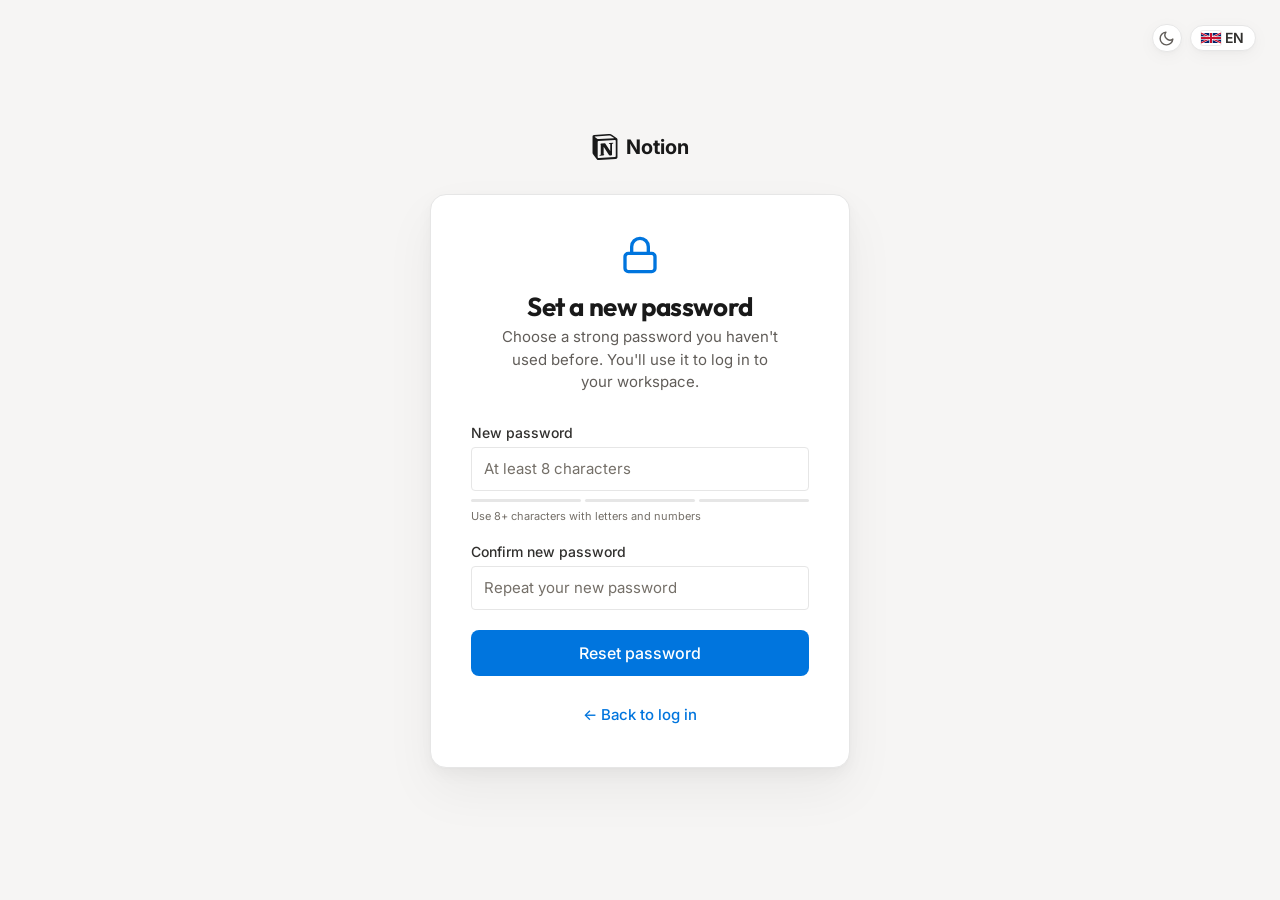
<file: reset.html>
<!-- reset.html -->
<!DOCTYPE html>
<html lang="en">
<head>
  <meta charset="UTF-8" />
  <meta name="viewport" content="width=device-width, initial-scale=1.0" />
  <link rel="icon" type="image/svg+xml" href="favicon.svg?v=2" />
  <meta name="description" content="Set a new password for your Notion account." />
  <title>Reset password | Notion</title>
  <script>
    (function () {
      try {
        var t = localStorage.getItem('site-theme');
        if (t !== 'dark' && t !== 'light') {
          t = (window.matchMedia && window.matchMedia('(prefers-color-scheme: dark)').matches) ? 'dark' : 'light';
        }
        document.documentElement.setAttribute('data-theme', t);
        document.documentElement.setAttribute('data-bs-theme', t);
      } catch (e) {}
    })();
  </script>
  <!-- Preconnect so the render-blocking Bootstrap CSS isn't delayed by a
       separate DNS/TLS round-trip to the CDN. -->
  <link rel="preconnect" href="https://cdn.jsdelivr.net" crossorigin />
  <!-- Bootstrap 5.3 (CDN, CSS only). Loaded before styles.css so the project's
       own design system wins class-name collisions. SRI integrity guards
       against a tampered CDN response. -->
  <link rel="stylesheet" href="https://cdn.jsdelivr.net/npm/bootstrap@5.3.8/dist/css/bootstrap.min.css" integrity="sha384-sRIl4kxILFvY47J16cr9ZwB07vP4J8+LH7qKQnuqkuIAvNWLzeN8tE5YBujZqJLB" crossorigin="anonymous" />
  <link rel="stylesheet" href="styles.min.css?v=53" />
</head>
<body>

  <a class="skip-link" href="#main-content" data-en="Skip to content" data-kh="រំលងទៅមាតិកា">Skip to content</a>

  <main class="auth-page" id="main-content" tabindex="-1">

    <div class="floating-toggles">
      <button class="theme-toggle" type="button" aria-label="Toggle dark mode"></button>
      <button class="lang-toggle" type="button" aria-label="Switch language"></button>
    </div>

    <a href="index.html" class="auth-logo" aria-label="Back to Notion home">
      <span class="nav__logo-mark" aria-hidden="true"><svg viewBox="0 0 24 24" aria-hidden="true"><path d="M4.459 4.208c.746.606 1.026.56 2.428.466l13.215-.793c.28 0 .047-.28-.046-.326L17.86 1.968c-.42-.326-.981-.7-2.055-.607L3.01 2.295c-.466.046-.56.28-.374.466zm.793 3.08v13.904c0 .747.373 1.027 1.214.98l14.523-.84c.841-.046.935-.56.935-1.167V6.354c0-.606-.233-.933-.748-.887l-15.177.887c-.56.047-.747.327-.747.933zm14.337.745c.093.42 0 .84-.42.888l-.7.14v10.264c-.608.327-1.168.514-1.635.514-.748 0-.935-.234-1.495-.933l-4.577-7.186v6.952L11.31 19s0 .84-1.167.84l-3.222.186c-.093-.187 0-.653.327-.746l.84-.233V9.854L7.822 9.76c-.094-.42.14-1.026.793-1.073l3.456-.233 4.764 7.279v-6.44l-1.215-.14c-.093-.514.28-.887.747-.933zM1.936 1.035l13.31-.98c1.634-.14 2.055-.047 3.082.7l4.249 2.986c.7.513.934.653.934 1.213v16.378c0 1.026-.373 1.634-1.68 1.726l-15.458.934c-.98.047-1.448-.093-1.962-.747l-3.129-4.06c-.56-.747-.793-1.306-.793-1.96V2.667c0-.839.374-1.54 1.447-1.632z"/></svg></span>
      Notion
    </a>

    <div class="auth-card">
      <div class="auth-card__icon" aria-hidden="true">
        <svg class="icon" viewBox="0 0 24 24"><rect width="18" height="11" x="3" y="11" rx="2" ry="2"/><path d="M7 11V7a5 5 0 0 1 10 0v4"/></svg>
      </div>
      <h1 class="auth-card__title auth-card__title--centered" data-en="Set a new password" data-kh="កំណត់ពាក្យសម្ងាត់ថ្មី">Set a new password</h1>
      <p class="auth-card__sub auth-card__sub--centered" data-en="Choose a strong password you haven't used before. You'll use it to log in to your workspace." data-kh="ជ្រើសរើសពាក្យសម្ងាត់រឹងមាំ ដែលអ្នកមិនធ្លាប់ប្រើពីមុន។ អ្នកនឹងប្រើវាដើម្បីចូលទៅកន្លែងធ្វើការរបស់អ្នក។">
        Choose a strong password you haven't used before. You'll use it to log in to your workspace.
      </p>

      <form class="auth-form" action="login.html" method="get">

        <div class="form-group">
          <label class="label" for="new-password" data-en="New password" data-kh="ពាក្យសម្ងាត់ថ្មី">New password</label>
          <div class="input-wrapper">
            <input
              class="input-field"
              type="password"
              id="new-password"
              placeholder="At least 8 characters"
              required
              minlength="8"
              pattern="^(?=.*[A-Za-z])(?=.*\d).{8,}$"
              autocomplete="new-password"
              data-en="At least 8 characters"
              data-kh="យ៉ាងតិច ៨ តួ"
              data-i18n-attr="placeholder"
            />
          </div>
          <!-- Password strength indicator -->
          <div class="password-strength" aria-hidden="true">
            <div class="strength-bar"></div>
            <div class="strength-bar"></div>
            <div class="strength-bar"></div>
          </div>
          <p class="strength-label" data-en="Use 8+ characters with letters and numbers" data-kh="ប្រើ ៨ តួឡើងទៅ ដែលមានអក្សរ និងលេខ">Use 8+ characters with letters and numbers</p>
        </div>

        <div class="form-group">
          <label class="label" for="confirm-password" data-en="Confirm new password" data-kh="បញ្ជាក់ពាក្យសម្ងាត់ថ្មី">Confirm new password</label>
          <div class="input-wrapper">
            <input
              class="input-field"
              type="password"
              id="confirm-password"
              placeholder="Repeat your new password"
              required
              minlength="8"
              autocomplete="new-password"
              data-en="Repeat your new password"
              data-kh="វាយពាក្យសម្ងាត់ថ្មីម្ដងទៀត"
              data-i18n-attr="placeholder"
            />
          </div>
        </div>

        <button type="submit" class="btn-primary auth-form__submit" data-en="Reset password" data-kh="កំណត់ពាក្យសម្ងាត់ឡើងវិញ">
          Reset password
        </button>

      </form>

      <p class="auth-footer-links auth-footer-links--mt">
        <a href="login.html" class="auth-back-link" data-en="← Back to log in" data-kh="← ត្រឡប់ទៅការចូល">
          ← Back to log in
        </a>
      </p>
    </div>

  </main>

  <script src="i18n.js"></script>
  <script src="theme.js"></script>
  <script src="forms.js"></script>
</body>
</html>
</file>
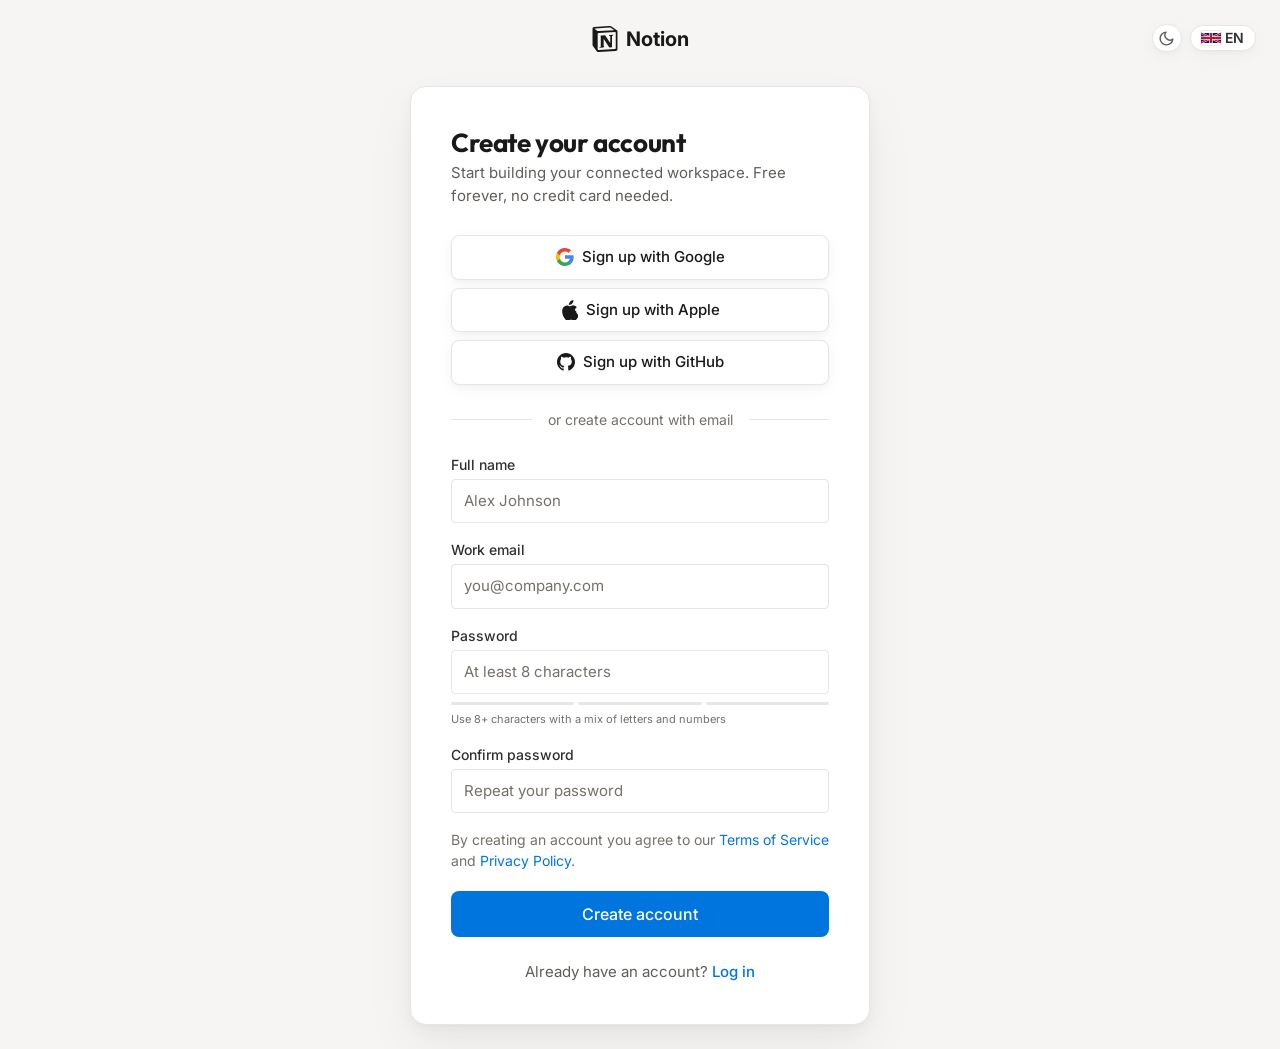
<file: signup.html>
<!-- signup.html -->
<!DOCTYPE html>
<html lang="en">
<head>
  <meta charset="UTF-8" />
  <meta name="viewport" content="width=device-width, initial-scale=1.0" />
  <link rel="icon" type="image/svg+xml" href="favicon.svg?v=2" />
  <meta name="description" content="Create your free Notion account." />
  <title>Create account | Notion</title>
  <script>
    (function () {
      try {
        var t = localStorage.getItem('site-theme');
        if (t !== 'dark' && t !== 'light') {
          t = (window.matchMedia && window.matchMedia('(prefers-color-scheme: dark)').matches) ? 'dark' : 'light';
        }
        document.documentElement.setAttribute('data-theme', t);
        document.documentElement.setAttribute('data-bs-theme', t);
      } catch (e) {}
    })();
  </script>
  <!-- Preconnect so the render-blocking Bootstrap CSS isn't delayed by a
       separate DNS/TLS round-trip to the CDN. -->
  <link rel="preconnect" href="https://cdn.jsdelivr.net" crossorigin />
  <!-- Bootstrap 5.3 (CDN, CSS only). Loaded before styles.css so the project's
       own design system wins class-name collisions. SRI integrity guards
       against a tampered CDN response. -->
  <link rel="stylesheet" href="https://cdn.jsdelivr.net/npm/bootstrap@5.3.8/dist/css/bootstrap.min.css" integrity="sha384-sRIl4kxILFvY47J16cr9ZwB07vP4J8+LH7qKQnuqkuIAvNWLzeN8tE5YBujZqJLB" crossorigin="anonymous" />
  <link rel="stylesheet" href="styles.min.css?v=53" />
</head>
<body>

  <a class="skip-link" href="#main-content" data-en="Skip to content" data-kh="រំលងទៅមាតិកា">Skip to content</a>

  <main class="auth-page" id="main-content" tabindex="-1">

    <div class="floating-toggles">
      <button class="theme-toggle" type="button" aria-label="Toggle dark mode"></button>
      <button class="lang-toggle" type="button" aria-label="Switch language"></button>
    </div>

    <a href="index.html" class="auth-logo" aria-label="Back to Notion home">
      <span class="nav__logo-mark" aria-hidden="true"><svg viewBox="0 0 24 24" aria-hidden="true"><path d="M4.459 4.208c.746.606 1.026.56 2.428.466l13.215-.793c.28 0 .047-.28-.046-.326L17.86 1.968c-.42-.326-.981-.7-2.055-.607L3.01 2.295c-.466.046-.56.28-.374.466zm.793 3.08v13.904c0 .747.373 1.027 1.214.98l14.523-.84c.841-.046.935-.56.935-1.167V6.354c0-.606-.233-.933-.748-.887l-15.177.887c-.56.047-.747.327-.747.933zm14.337.745c.093.42 0 .84-.42.888l-.7.14v10.264c-.608.327-1.168.514-1.635.514-.748 0-.935-.234-1.495-.933l-4.577-7.186v6.952L11.31 19s0 .84-1.167.84l-3.222.186c-.093-.187 0-.653.327-.746l.84-.233V9.854L7.822 9.76c-.094-.42.14-1.026.793-1.073l3.456-.233 4.764 7.279v-6.44l-1.215-.14c-.093-.514.28-.887.747-.933zM1.936 1.035l13.31-.98c1.634-.14 2.055-.047 3.082.7l4.249 2.986c.7.513.934.653.934 1.213v16.378c0 1.026-.373 1.634-1.68 1.726l-15.458.934c-.98.047-1.448-.093-1.962-.747l-3.129-4.06c-.56-.747-.793-1.306-.793-1.96V2.667c0-.839.374-1.54 1.447-1.632z"/></svg></span>
      Notion
    </a>

    <div class="auth-card auth-card--wide">
      <h1 class="auth-card__title" data-en="Create your account" data-kh="បង្កើតគណនីរបស់អ្នក">Create your account</h1>
      <p class="auth-card__sub" data-en="Start building your connected workspace. Free forever, no credit card needed." data-kh="ចាប់ផ្ដើមបង្កើតកន្លែងធ្វើការដែលភ្ជាប់គ្នា។ ឥតគិតថ្លៃជារៀងរហូត មិនត្រូវការកាតឥណទាន។">Start building your connected workspace. Free forever, no credit card needed.</p>

      <!-- Social login -->
      <div class="auth-social-grid auth-social-grid--mb">
        <a href="dashboard.html" class="btn-social" aria-label="Sign up with Google">
          <span class="btn-icon" aria-hidden="true">
            <svg width="18" height="18" viewBox="0 0 18 18" fill="none" xmlns="http://www.w3.org/2000/svg">
              <path d="M17.64 9.2c0-.637-.057-1.251-.164-1.84H9v3.481h4.844a4.14 4.14 0 01-1.796 2.716v2.259h2.908c1.702-1.567 2.684-3.875 2.684-6.615z" fill="#4285F4"/>
              <path d="M9 18c2.43 0 4.467-.806 5.956-2.18l-2.908-2.259c-.806.54-1.837.86-3.048.86-2.344 0-4.328-1.584-5.036-3.711H.957v2.332A8.997 8.997 0 009 18z" fill="#34A853"/>
              <path d="M3.964 10.71A5.41 5.41 0 013.682 9c0-.593.102-1.17.282-1.71V4.958H.957A8.996 8.996 0 000 9c0 1.452.348 2.827.957 4.042l3.007-2.332z" fill="#FBBC05"/>
              <path d="M9 3.58c1.321 0 2.508.454 3.44 1.345l2.582-2.58C13.463.891 11.426 0 9 0A8.997 8.997 0 00.957 4.958L3.964 7.29C4.672 5.163 6.656 3.58 9 3.58z" fill="#EA4335"/>
            </svg>
          </span>
          <span data-en="Sign up with Google" data-kh="ចុះឈ្មោះជាមួយ Google">Sign up with Google</span>
        </a>

        <a href="dashboard.html" class="btn-social" aria-label="Sign up with Apple">
          <span class="btn-icon" aria-hidden="true">
            <svg width="17" height="20" viewBox="0 0 17 20" fill="none" xmlns="http://www.w3.org/2000/svg">
              <path d="M13.87 10.57c-.02-2.27 1.86-3.37 1.94-3.42-1.05-1.54-2.69-1.75-3.28-1.77-1.4-.14-2.73.82-3.44.82-.7 0-1.79-.8-2.94-.78C4.52 5.44 2.9 6.35 2 7.84c-1.8 3.1-.46 7.7 1.3 10.22.87 1.24 1.9 2.63 3.25 2.58 1.31-.05 1.8-.84 3.39-.84 1.58 0 2.03.84 3.42.82 1.4-.03 2.29-1.26 3.14-2.51.99-1.44 1.4-2.83 1.42-2.9-.03-.01-2.72-1.04-2.75-4.14z" fill="currentColor"/>
              <path d="M11.44 3.3C12.14 2.44 12.61 1.26 12.47 0c-1.15.05-2.54.77-3.36 1.73-.74.85-1.39 2.05-1.22 3.26 1.29.1 2.6-.65 3.55-1.69z" fill="currentColor"/>
            </svg>
          </span>
          <span data-en="Sign up with Apple" data-kh="ចុះឈ្មោះជាមួយ Apple">Sign up with Apple</span>
        </a>

        <a href="dashboard.html" class="btn-social" aria-label="Sign up with GitHub">
          <span class="btn-icon" aria-hidden="true">
            <svg width="18" height="18" viewBox="0 0 24 24" fill="currentColor" xmlns="http://www.w3.org/2000/svg">
              <path d="M12 0C5.374 0 0 5.373 0 12c0 5.302 3.438 9.8 8.207 11.387.599.111.793-.261.793-.577v-2.234c-3.338.726-4.033-1.416-4.033-1.416-.546-1.387-1.333-1.756-1.333-1.756-1.089-.745.083-.729.083-.729 1.205.084 1.839 1.237 1.839 1.237 1.07 1.834 2.807 1.304 3.492.997.107-.775.418-1.305.762-1.604-2.665-.305-5.467-1.334-5.467-5.931 0-1.311.469-2.381 1.236-3.221-.124-.303-.535-1.524.117-3.176 0 0 1.008-.322 3.301 1.23A11.509 11.509 0 0112 5.803c1.02.005 2.047.138 3.006.404 2.291-1.552 3.297-1.23 3.297-1.23.653 1.653.242 2.874.118 3.176.77.84 1.235 1.911 1.235 3.221 0 4.609-2.807 5.624-5.479 5.921.43.372.823 1.102.823 2.222v3.293c0 .319.192.694.801.576C20.566 21.797 24 17.3 24 12c0-6.627-5.373-12-12-12z"/>
            </svg>
          </span>
          <span data-en="Sign up with GitHub" data-kh="ចុះឈ្មោះជាមួយ GitHub">Sign up with GitHub</span>
        </a>
      </div>

      <div class="form-divider" data-en="or create account with email" data-kh="ឬបង្កើតគណនីដោយប្រើអ៊ីមែល">or create account with email</div>

      <!-- Signup form -->
      <form class="auth-form auth-form--mt" action="dashboard.html" method="get">

        <div class="form-group">
          <label class="label" for="fullname" data-en="Full name" data-kh="ឈ្មោះពេញ">Full name</label>
          <div class="input-wrapper">
            <input
              class="input-field"
              type="text"
              id="fullname"
              name="fullname"
              placeholder="Alex Johnson"
              required
              minlength="2"
              autocomplete="name"
            />
          </div>
        </div>

        <div class="form-group">
          <label class="label" for="email" data-en="Work email" data-kh="អ៊ីមែលការងារ">Work email</label>
          <div class="input-wrapper">
            <input
              class="input-field"
              type="email"
              id="email"
              placeholder="you@company.com"
              required
              autocomplete="email"
              pattern="[a-zA-Z0-9._%+\-]+@[a-zA-Z0-9.\-]+\.[a-zA-Z]{2,}"
            />
          </div>
        </div>

        <div class="form-group">
          <label class="label" for="password" data-en="Password" data-kh="ពាក្យសម្ងាត់">Password</label>
          <div class="input-wrapper">
            <input
              class="input-field"
              type="password"
              id="password"
              placeholder="At least 8 characters"
              required
              minlength="8"
              pattern="^(?=.*[A-Za-z])(?=.*\d).{8,}$"
              autocomplete="new-password"
              data-en="At least 8 characters"
              data-kh="យ៉ាងតិច ៨ តួ"
              data-i18n-attr="placeholder"
            />
          </div>
          <!-- Password strength — CSS-only via :has() -->
          <div class="password-strength" aria-hidden="true">
            <div class="strength-bar"></div>
            <div class="strength-bar"></div>
            <div class="strength-bar"></div>
          </div>
          <p class="strength-label" data-en="Use 8+ characters with a mix of letters and numbers" data-kh="ប្រើ ៨ តួឡើងទៅ លាយអក្សរ និងលេខ">Use 8+ characters with a mix of letters and numbers</p>
        </div>

        <div class="form-group">
          <label class="label" for="confirm-password" data-en="Confirm password" data-kh="បញ្ជាក់ពាក្យសម្ងាត់">Confirm password</label>
          <div class="input-wrapper">
            <input
              class="input-field"
              type="password"
              id="confirm-password"
              placeholder="Repeat your password"
              required
              minlength="8"
              autocomplete="new-password"
              data-en="Repeat your password"
              data-kh="វាយពាក្យសម្ងាត់ម្ដងទៀត"
              data-i18n-attr="placeholder"
            />
          </div>
        </div>

        <p class="auth-terms">
          <span data-en="By creating an account you agree to our" data-kh="ការបង្កើតគណនី មានន័យថាអ្នកយល់ព្រមនឹង">By creating an account you agree to our</span> <a href="#" data-en="Terms of Service" data-kh="លក្ខខណ្ឌសេវាកម្ម">Terms of Service</a> <span data-en="and" data-kh="និង">and</span> <a href="#" data-en="Privacy Policy" data-kh="គោលការណ៍ឯកជនភាព">Privacy Policy</a>.
        </p>

        <button type="submit" class="btn-primary auth-form__submit" data-en="Create account" data-kh="បង្កើតគណនី">
          Create account
        </button>

      </form>

      <p class="auth-footer-links">
        <span data-en="Already have an account?" data-kh="មានគណនីរួចហើយ?">Already have an account?</span> <a href="login.html" data-en="Log in" data-kh="ចូល">Log in</a>
      </p>
    </div>

  </main>

  <script src="i18n.js"></script>
  <script src="theme.js"></script>
  <script src="forms.js"></script>
</body>
</html>
</file>
<file: styles.min.css>
@import url(https://fonts.googleapis.com/css2?family=Inter:wght@400;500;600;700&display=swap);@import url(https://fonts.googleapis.com/css2?family=Outfit:wght@500;600;700&display=swap);@import url(https://fonts.googleapis.com/css2?family=Noto+Sans+Khmer:wght@400;500;600;700&display=swap);:root{--color-primary:#0075de;--color-primary-active:#005bab;--color-secondary:#000000;--color-bg:#f6f5f4;--color-surface:#ffffff;--color-border:#e6e6e6;--color-text-primary:#191919;--color-text-secondary:#31302e;--color-text-muted:#615d59;--color-text-faint:#757069;--color-accent-sky:#62aef0;--color-accent-purple:#d6b6f6;--color-accent-pink:#ff64c8;--color-accent-orange:#dd5b00;--color-accent-teal:#2a9d99;--color-accent-green:#1aae39;--color-accent:#0075de;--color-accent-hover:#005bab;--radius-xs:4px;--radius-sm:5px;--radius-md:8px;--radius-lg:12px;--radius-xl:16px;--radius-full:9999px;--radius-card:12px;--space-xxs:4px;--space-xs:8px;--space-sm:12px;--space-md:16px;--space-lg:24px;--space-xl:28px;--space-xxl:32px;--shadow-card:rgba(0,0,0,0.01) 0 0.175px 1.041px,rgba(0,0,0,0.02) 0 0.8px 2.925px,rgba(0,0,0,0.027) 0 2.025px 7.847px,rgba(0,0,0,0.04) 0 4px 18px;--shadow-elevated:rgba(0,0,0,0.02) 0 1px 3px,rgba(0,0,0,0.04) 0 6px 16px,rgba(0,0,0,0.05) 0 23px 52px;--shadow-nav:0 1px 0 var(--color-border);--font-family:'Inter',-apple-system,system-ui,'Segoe UI',Helvetica,Arial,sans-serif;--font-display:'Outfit','Noto Sans Khmer',var(--font-family);--fs-display1:clamp(40px, 6vw, 64px);--fs-display2:clamp(32px, 5vw, 54px);--fs-h1:clamp(28px, 4vw, 40px);--fs-h2:clamp(20px, 3vw, 26px);--fs-h3:clamp(18px, 2.5vw, 22px);--fs-title:20px;--fs-body-md:16px;--fs-body-sm:15px;--fs-button:16px;--fs-caption:14px;--fs-eyebrow:12px;--transition-base:0.18s ease;--transition-lift:0.2s cubic-bezier(0.34, 1.56, 0.64, 1)}html[data-theme=dark]{--color-bg:#1a1a1a;--color-surface:#252525;--color-border:#3a3a3a;--color-text-primary:#f4f4f3;--color-text-secondary:#e2e1de;--color-text-muted:#a7a29c;--color-text-faint:#9c968e;--color-primary:#4a9eff;--color-primary-active:#6bb1ff;--shadow-card:rgba(0,0,0,0.2) 0 1px 2px,rgba(0,0,0,0.3) 0 4px 14px;--shadow-elevated:rgba(0,0,0,0.35) 0 6px 16px,rgba(0,0,0,0.45) 0 23px 52px;--shadow-nav:0 1px 0 var(--color-border)}html[data-theme=dark] .nav{background-color:rgba(26,26,26,.82)}html[data-theme=dark] .topbar{background-color:rgba(26,26,26,.9)}html[data-theme=dark] .hero-band__eyebrow{color:var(--color-primary)}html[data-theme=dark] .pricing-card--featured{background-color:#303030}html[data-theme=dark] .marquee-badge__logo:not([src*="icon.horse"]){filter:brightness(0) invert(1)}html[data-theme=dark] .marquee-badge__logo[src*="icon.horse"]{background:#fff;border-radius:4px;padding:1px;box-sizing:border-box}html[data-theme=dark] .topbar__search .input-field{background-color:rgba(255,255,255,.06)}html[data-theme=dark] .sidebar__link:hover{background-color:rgba(255,255,255,.06)}html[data-theme=dark] .topbar__icon-btn:hover{background-color:rgba(255,255,255,.08)}html[data-theme=dark] .sidebar__link--active{background-color:rgba(74,158,255,.16)}*,::after,::before{box-sizing:border-box;margin:0;padding:0}blockquote,dd,dl,fieldset,figure,h1,h2,h3,h4,h5,h6,hr,legend,ol,p,pre,ul{margin:0;padding:0}html{font-size:16px;scroll-behavior:smooth;scroll-padding-top:72px;-webkit-text-size-adjust:100%;overflow-x:clip}body{font-family:var(--font-family);font-size:var(--fs-body-md);font-weight:400;line-height:1.5;color:var(--color-text-primary);background-color:var(--color-bg);-webkit-font-smoothing:antialiased;-moz-osx-font-smoothing:grayscale;overflow-x:clip;max-width:100%}img,svg,video{display:block;max-width:100%}a{color:var(--color-primary);text-decoration:none}a:hover{text-decoration:underline}ol,ul{list-style:none}button{font-family:inherit;cursor:pointer;border:none;background:0 0}input,select,textarea{font-family:inherit}.text-display1{font-family:var(--font-display);font-size:var(--fs-display1);font-weight:700;line-height:1;letter-spacing:-2.125px;text-wrap:balance}.text-display2{font-family:var(--font-display);font-size:var(--fs-display2);font-weight:700;line-height:1.04;letter-spacing:-1.875px;text-wrap:balance}.text-h1{font-family:var(--font-display);font-size:var(--fs-h1);font-weight:700;line-height:1.1;letter-spacing:-1px;text-wrap:balance}.text-h2{font-family:var(--font-display);font-size:var(--fs-h2);font-weight:700;line-height:1.23;letter-spacing:-.625px;text-wrap:balance}.text-h3{font-family:var(--font-display);font-size:var(--fs-h3);font-weight:700;line-height:1.27;letter-spacing:-.25px;text-wrap:balance}.text-title{font-size:var(--fs-title);font-weight:600;line-height:1.4;letter-spacing:-.125px}.text-body-md{font-size:var(--fs-body-md);font-weight:400;line-height:1.5}.text-body-sm{font-size:var(--fs-body-sm);font-weight:400;line-height:1.33}.text-caption{font-size:var(--fs-caption);font-weight:400;line-height:1.43}.text-eyebrow{font-size:var(--fs-eyebrow);font-weight:600;line-height:1.33;letter-spacing:.125px;text-transform:uppercase}.text-muted{color:var(--color-text-muted)}.text-faint{color:var(--color-text-faint)}.text-primary-color{color:var(--color-primary)}.container{width:100%;max-width:1200px;margin-left:auto;margin-right:auto;padding-left:var(--space-lg);padding-right:var(--space-lg)}.container--narrow{max-width:720px}.section{padding-top:80px;padding-bottom:80px}.grid-2{display:grid;grid-template-columns:repeat(auto-fit,minmax(min(100%,380px),1fr));gap:var(--space-lg)}.grid-3{display:grid;grid-template-columns:repeat(auto-fit,minmax(min(100%,300px),1fr));gap:var(--space-lg)}.grid-4{display:grid;grid-template-columns:repeat(auto-fit,minmax(min(100%,230px),1fr));gap:var(--space-lg)}.flex{display:flex}.flex-center{display:flex;align-items:center;justify-content:center}.flex-between{display:flex;align-items:center;justify-content:space-between}.gap-xs{gap:var(--space-xs)}.gap-sm{gap:var(--space-sm)}.gap-md{gap:var(--space-md)}.gap-lg{gap:var(--space-lg)}.sr-only{position:absolute;width:1px;height:1px;padding:0;margin:-1px;overflow:hidden;clip:rect(0,0,0,0);white-space:nowrap;border-width:0}.btn-ghost,.btn-primary,.btn-social,.btn-utility{display:inline-flex;align-items:center;justify-content:center;gap:var(--space-xs);font-size:var(--fs-button);font-weight:500;line-height:1.5;text-decoration:none;cursor:pointer;transition:background-color var(--transition-base),transform var(--transition-lift),box-shadow var(--transition-base),color var(--transition-base);white-space:nowrap}.btn-primary{background-color:var(--color-primary);color:#fff;border-radius:var(--radius-full);padding:10px 20px;border:none}.btn-primary:hover{background-color:var(--color-primary-active);color:#fff;text-decoration:none;transform:scale(.97)}.btn-primary:active{background-color:var(--color-primary-active);transform:scale(.93)}.btn-primary--sm{padding:var(--space-xs) var(--space-md);font-size:var(--fs-body-sm)}.btn-ghost{background-color:var(--color-surface);color:var(--color-text-primary);border-radius:var(--radius-full);padding:10px 20px;border:1px solid var(--color-border);box-shadow:var(--shadow-card)}.btn-ghost:hover{background-color:var(--color-bg);color:var(--color-text-primary);text-decoration:none;transform:scale(.97)}.btn-utility{background-color:var(--color-surface);color:var(--color-text-primary);border-radius:var(--radius-md);padding:6px 14px;border:1px solid var(--color-border);font-size:var(--fs-body-sm)}.btn-utility:hover{background-color:var(--color-bg);color:var(--color-text-primary);text-decoration:none}.btn-social{background-color:var(--color-surface);color:var(--color-text-primary);border-radius:var(--radius-md);padding:10px 16px;border:1px solid var(--color-border);font-size:var(--fs-body-sm);width:100%;box-shadow:var(--shadow-card)}.btn-social:hover{background-color:var(--color-bg);text-decoration:none;color:var(--color-text-primary)}.btn-social .btn-icon{font-size:18px;line-height:1}.form-group{display:flex;flex-direction:column;gap:var(--space-xxs);position:relative}.form-group:focus-within .label{color:var(--color-primary)}.form-group:focus-within{--ring-color:rgba(0, 117, 222, 0.2)}.label{font-size:var(--fs-caption);font-weight:500;color:var(--color-text-secondary);transition:color var(--transition-base)}.input-field{width:100%;padding:10px 12px;font-size:var(--fs-body-sm);font-family:var(--font-family);color:var(--color-text-primary);background-color:var(--color-surface);border:1px solid var(--color-border);border-radius:var(--radius-xs);outline:0;transition:border-color var(--transition-base),box-shadow var(--transition-base);line-height:1.5}.input-field::placeholder{color:var(--color-text-faint)}.input-field:focus{border-color:var(--color-primary);box-shadow:0 0 0 3px rgba(0,117,222,.15)}.input-field:valid:not(:placeholder-shown){border-color:var(--color-accent-green)}.input-field:invalid:not(:placeholder-shown):not(:focus){border-color:#e53e3e}.input-wrapper{position:relative}.input-wrapper:focus-within::after{content:'';position:absolute;inset:-1px;border-radius:calc(var(--radius-xs) + 1px);pointer-events:none;box-shadow:0 0 0 3px rgba(0,117,222,.15)}.form-divider{display:flex;align-items:center;gap:var(--space-md);color:var(--color-text-faint);font-size:var(--fs-caption)}.form-divider::after,.form-divider::before{content:'';flex:1;height:1px;background-color:var(--color-border)}.password-strength{display:flex;gap:var(--space-xxs);margin-top:var(--space-xxs)}.strength-bar{height:3px;flex:1;border-radius:var(--radius-full);background-color:var(--color-border);transition:background-color var(--transition-base)}.form-group:has(.input-field[type=password]:not(:placeholder-shown)) .strength-bar:first-child{background-color:#e53e3e}.form-group:has(.input-field[type=password][minlength]:valid) .strength-bar:first-child,.form-group:has(.input-field[type=password][minlength]:valid) .strength-bar:nth-child(2){background-color:#dd6b20}.form-group:has(.input-field[type=password][pattern]:valid) .strength-bar:first-child,.form-group:has(.input-field[type=password][pattern]:valid) .strength-bar:nth-child(2),.form-group:has(.input-field[type=password][pattern]:valid) .strength-bar:nth-child(3){background-color:var(--color-accent-green)}.strength-label{font-size:11px;color:var(--color-text-faint);margin-top:2px}.card{background-color:var(--color-surface);border-radius:var(--radius-card);border:1px solid var(--color-border);padding:var(--space-lg);transition:transform var(--transition-lift),box-shadow var(--transition-base)}.card:hover{transform:translateY(-4px);box-shadow:var(--shadow-card)}.card--elevated{box-shadow:var(--shadow-card)}.card--elevated:hover{transform:translateY(-4px);box-shadow:var(--shadow-elevated)}.card--flat{border:1px solid var(--color-border)}.card--soft{background-color:var(--color-bg)}.card--dark{background-color:var(--color-text-primary);color:#fff;border-color:transparent}.card--dashed{border:1.5px dashed var(--color-border);background-color:transparent}.card--dashed:hover{border-color:var(--color-primary);transform:translateY(-2px)}#nav-toggle{position:fixed;top:0;left:0}.nav{position:sticky;top:0;z-index:100;background-color:rgba(246,245,244,.82);backdrop-filter:blur(12px);-webkit-backdrop-filter:blur(12px);border-bottom:1px solid var(--color-border);box-shadow:var(--shadow-nav)}.nav__inner{display:flex;align-items:center;justify-content:space-between;height:56px;gap:var(--space-lg)}.nav__logo{display:flex;align-items:center;gap:var(--space-xs);font-weight:700;font-size:18px;color:var(--color-text-primary);text-decoration:none;flex-shrink:0}.nav__logo:hover{text-decoration:none;color:var(--color-text-primary)}.nav__logo-mark{width:26px;height:26px;display:flex;align-items:center;justify-content:center;color:var(--color-text-primary);flex-shrink:0}.nav__logo-mark svg{width:100%;height:100%;fill:currentColor;display:block}.nav__logo-mark--sm{width:22px;height:22px}.nav__links{display:flex;align-items:center;gap:var(--space-xl);flex:1}.nav__link{font-size:var(--fs-body-sm);color:var(--color-text-secondary);text-decoration:none;transition:color var(--transition-base);white-space:nowrap}.nav__link:hover{color:var(--color-text-primary);text-decoration:none}.nav__actions{display:flex;align-items:center;gap:var(--space-sm);flex-shrink:0}.lang-toggle,.theme-toggle{display:inline-flex;align-items:center;gap:var(--space-xxs);padding:5px 10px;border-radius:var(--radius-full);border:1px solid var(--color-border);background-color:var(--color-surface);color:var(--color-text-secondary);font-family:var(--font-family);font-size:var(--fs-caption);font-weight:600;line-height:1;cursor:pointer;transition:background-color var(--transition-base),border-color var(--transition-base),transform var(--transition-lift)}.lang-toggle:hover,.theme-toggle:hover{background-color:var(--color-bg);border-color:var(--color-text-faint);transform:scale(.97)}.lang-toggle:active,.theme-toggle:active{transform:scale(.93)}.theme-toggle{padding:5px;width:30px;height:28px;justify-content:center;color:var(--color-text-muted)}.theme-toggle .icon{width:17px;height:17px}.lang-toggle__flag{display:inline-flex;width:20px;height:14px;border-radius:2px;overflow:hidden;box-shadow:0 0 0 1px rgba(0,0,0,.08)}.lang-toggle .flag-svg{width:100%;height:100%;display:block}.lang-toggle__label{letter-spacing:.04em}.lang-toggle--floating{position:fixed;top:var(--space-lg);right:var(--space-lg);z-index:200;box-shadow:var(--shadow-card)}.floating-toggles{position:fixed;top:var(--space-lg);right:var(--space-lg);z-index:200;display:flex;align-items:center;gap:var(--space-xs)}.floating-toggles .lang-toggle,.floating-toggles .theme-toggle{box-shadow:var(--shadow-card)}html[lang=km] body{font-family:'Noto Sans Khmer',var(--font-family)}html[lang=km] .input-field,html[lang=km] .input-field::placeholder{font-family:'Noto Sans Khmer',var(--font-family)}.svg-sprite{display:none}.icon{width:20px;height:20px;fill:none;stroke:currentColor;stroke-width:2;stroke-linecap:round;stroke-linejoin:round;flex-shrink:0}.feature-card__band .icon{width:34px;height:34px}.feature-card__band--purple .icon{color:#8e5fd0}.feature-card__band--teal .icon{color:#1f8a86}.feature-card__band--pink .icon{color:#e64bb0}.feature-card__band--sky .icon{color:#3b8fd9}.feature-card__band--orange .icon{color:#c95200}.feature-card__band--green .icon{color:#169a32}.btn-primary .icon,.btn-utility .icon{width:17px;height:17px}.sidebar__icon{display:inline-flex;align-items:center;justify-content:center}.sidebar__icon .icon{width:18px;height:18px;color:var(--color-text-muted)}.topbar__icon-btn .icon{width:19px;height:19px;color:var(--color-text-muted)}.topbar__search-icon .icon{width:16px;height:16px;color:var(--color-text-faint)}.page-card__emoji .icon{width:26px;height:26px}.auth-card__icon .icon{width:40px;height:40px;margin:0 auto;color:var(--color-primary)}.nav__hamburger-label{display:none;flex-direction:column;gap:5px;cursor:pointer;padding:var(--space-xs);border-radius:var(--radius-sm)}.nav__hamburger-label span{display:block;width:22px;height:2px;background-color:var(--color-text-primary);border-radius:var(--radius-full);transform-origin:center;transition:transform .3s cubic-bezier(0.4,0,0.2,1),opacity .2s ease}.nav__mobile-menu{display:none;flex-direction:column;gap:var(--space-sm);padding:var(--space-md) 0;border-top:1px solid var(--color-border)}.nav__mobile-menu .nav__link{padding:var(--space-sm) 0;font-size:var(--fs-body-md);display:block}.nav__mobile-toggles{display:flex;align-items:center;justify-content:center;gap:var(--space-sm)}.sidebar{width:240px;flex-shrink:0;background-color:var(--color-bg);border-right:1px solid var(--color-border);display:flex;flex-direction:column;height:100vh;position:sticky;top:0;overflow-y:auto;padding:var(--space-md);gap:var(--space-xxs)}.sidebar__logo{display:flex;align-items:center;gap:var(--space-xs);font-weight:700;font-size:16px;color:var(--color-text-primary);text-decoration:none;padding:var(--space-sm) var(--space-md);margin-bottom:var(--space-xs)}.sidebar__logo:hover{text-decoration:none;color:var(--color-text-primary)}.sidebar__section-label{font-size:11px;font-weight:600;text-transform:uppercase;letter-spacing:.06em;color:var(--color-text-faint);padding:var(--space-sm) var(--space-md) var(--space-xxs);margin-top:var(--space-sm)}.sidebar__link{display:flex;align-items:center;gap:var(--space-sm);padding:var(--space-xs) var(--space-md);border-radius:var(--radius-sm);color:var(--color-text-secondary);font-size:var(--fs-body-sm);text-decoration:none;transition:background-color var(--transition-base),color var(--transition-base);position:relative}.sidebar__link:hover{background-color:rgba(0,0,0,.05);color:var(--color-text-primary);text-decoration:none}.sidebar__link--active{background-color:rgba(0,117,222,.08);color:var(--color-primary);font-weight:500}.sidebar__link--active::before{content:'';position:absolute;left:0;top:var(--space-xxs);bottom:var(--space-xxs);width:3px;background-color:var(--color-primary);border-radius:0 var(--radius-full) var(--radius-full) 0}.sidebar__icon{font-size:16px;line-height:1;width:20px;text-align:center}.sidebar__footer{margin-top:auto;padding:var(--space-sm) var(--space-md);border-top:1px solid var(--color-border)}.sidebar__footer-inner{display:flex;align-items:center;gap:var(--space-sm)}.sidebar__user-name{font-size:13px;font-weight:600;color:var(--color-text-primary);white-space:nowrap;overflow:hidden;text-overflow:ellipsis}.sidebar__user-plan{font-size:11px;color:var(--color-text-faint)}.sidebar__user-info{min-width:0}.sidebar__logout{margin-left:auto;font-size:var(--fs-caption)}.badge{display:inline-flex;align-items:center;padding:var(--space-xxs) 10px;border-radius:var(--radius-full);font-size:var(--fs-eyebrow);font-weight:600;letter-spacing:.125px;text-transform:uppercase;line-height:1.33}.badge--primary{background-color:var(--color-surface);color:var(--color-primary);border:1px solid rgba(0,117,222,.2)}.badge--popular{background-color:var(--color-primary);color:#fff}.badge--green{background-color:rgba(26,174,57,.1);color:var(--color-accent-green)}.badge--teal{background-color:rgba(42,157,153,.1);color:var(--color-accent-teal)}.badge--nav{margin-left:auto;padding:1px 6px;font-size:10px}.hero-band{background-color:var(--color-secondary);color:#fff;padding:100px 0 80px;position:relative;overflow:hidden}.hero-band::before{content:'';position:absolute;inset:0;background:radial-gradient(ellipse 60% 50% at 20% 50%,rgba(98,174,240,.18) 0,transparent 70%),radial-gradient(ellipse 40% 60% at 80% 30%,rgba(214,182,246,.15) 0,transparent 60%),radial-gradient(ellipse 30% 40% at 60% 80%,rgba(255,100,200,.1) 0,transparent 50%);pointer-events:none}.hero-band__eyebrow{color:rgba(0,0,0,.7);margin-bottom:var(--space-lg)}.hero-band__headline{color:#fff}.hero-band__headline--gradient{background:linear-gradient(135deg,#fff 0,#62aef0 40%,#d6b6f6 70%,#fff 100%);background-size:200% auto;-webkit-background-clip:text;background-clip:text;-webkit-text-fill-color:transparent;animation:gradient-shift 5s linear infinite}.hero-band__sub{color:rgba(255,255,255,.75);font-size:clamp(16px, 2vw, 20px);max-width:560px;margin-top:var(--space-lg);line-height:1.55}.hero-band__ctas{display:flex;gap:var(--space-sm);flex-wrap:wrap;margin-top:var(--space-xxl)}.hero-band .btn-ghost{background-color:rgba(255,255,255,.1);border-color:rgba(255,255,255,.25);color:#fff;backdrop-filter:blur(8px)}.hero-band .btn-ghost:hover{background-color:rgba(255,255,255,.18);color:#fff}.hero-mockup{position:relative;z-index:1;margin-top:var(--space-xxl)}.hero-mockup__card{background-color:rgba(255,255,255,.07);backdrop-filter:blur(16px);border:1px solid rgba(255,255,255,.15);border-radius:var(--radius-xl);padding:var(--space-lg);box-shadow:0 8px 32px rgba(0,0,0,.3),inset 0 1px 0 rgba(255,255,255,.15);animation:float 5s ease-in-out infinite}.hero-mockup__title{font-size:13px;font-weight:600;color:rgba(255,255,255,.9);margin-bottom:var(--space-md);display:flex;align-items:center;gap:var(--space-xs)}.hero-mockup__row{display:flex;align-items:center;gap:var(--space-sm);padding:var(--space-xs) 10px;border-radius:var(--radius-sm);margin-bottom:var(--space-xxs);transition:background-color var(--transition-base)}.hero-mockup__row:hover{background-color:rgba(255,255,255,.06)}.hero-mockup__dot{width:var(--space-xs);height:var(--space-xs);border-radius:var(--radius-full);flex-shrink:0}.hero-mockup__dot--blue{background-color:var(--color-accent-sky)}.hero-mockup__dot--purple{background-color:var(--color-accent-purple)}.hero-mockup__dot--pink{background-color:var(--color-accent-pink)}.hero-mockup__dot--teal{background-color:var(--color-accent-teal)}.hero-mockup__dot--orange{background-color:var(--color-accent-orange)}.hero-mockup__label{font-size:var(--fs-eyebrow);color:rgba(255,255,255,.75);flex:1}.hero-mockup__tag{font-size:10px;font-weight:600;text-transform:uppercase;letter-spacing:.05em;padding:2px 7px;border-radius:var(--radius-full);border:1px solid rgba(255,255,255,.2);color:rgba(255,255,255,.55)}.hero-stars{position:absolute;inset:0;pointer-events:none;overflow:hidden}.hero-star{position:absolute;border-radius:var(--radius-full);opacity:.55;animation:twinkle 3s ease-in-out infinite}.hero-star:first-child{width:var(--space-xxs);height:var(--space-xxs);top:15%;left:10%;background:var(--color-accent-sky);animation-delay:0s}.hero-star:nth-child(2){width:3px;height:3px;top:30%;left:25%;background:var(--color-accent-purple);animation-delay:.4s}.hero-star:nth-child(3){width:5px;height:5px;top:55%;left:8%;background:var(--color-accent-pink);animation-delay:.8s}.hero-star:nth-child(4){width:3px;height:3px;top:70%;left:20%;background:var(--color-accent-teal);animation-delay:1.2s}.hero-star:nth-child(5){width:var(--space-xxs);height:var(--space-xxs);top:20%;right:15%;background:var(--color-accent-green);animation-delay:.2s}.hero-star:nth-child(6){width:3px;height:3px;top:40%;right:8%;background:var(--color-accent-sky);animation-delay:.6s}.hero-star:nth-child(7){width:6px;height:6px;top:65%;right:20%;background:var(--color-accent-purple);animation-delay:1s}.hero-star:nth-child(8){width:3px;height:3px;top:80%;right:10%;background:var(--color-accent-pink);animation-delay:1.4s}.features-section{background-color:var(--color-surface)}.feature-card{background-color:var(--color-surface);border-radius:var(--radius-lg);border:1px solid var(--color-border);overflow:hidden;transition:transform var(--transition-lift),box-shadow var(--transition-base)}.feature-card:hover{transform:translateY(-4px);box-shadow:var(--shadow-card)}.feature-card__band{height:80px;display:flex;align-items:center;justify-content:center;font-size:var(--space-xxl)}.feature-card__band--purple{background-color:rgba(214,182,246,.3)}.feature-card__band--teal{background-color:rgba(42,157,153,.15)}.feature-card__band--pink{background-color:rgba(255,100,200,.12)}.feature-card__band--sky{background-color:rgba(98,174,240,.2)}.feature-card__band--orange{background-color:rgba(221,91,0,.1)}.feature-card__band--green{background-color:rgba(26,174,57,.12)}.feature-card__body{padding:var(--space-lg)}.feature-card__title{font-size:var(--fs-h3);font-weight:700;letter-spacing:-.25px;margin-bottom:var(--space-xs);color:var(--color-text-primary)}.feature-card__desc{font-size:var(--fs-body-sm);color:var(--color-text-muted);line-height:1.55}.solutions-grid{display:grid;grid-template-columns:repeat(3,1fr);gap:var(--space-md)}.solution-card{display:flex;flex-direction:column;gap:var(--space-sm);background-color:var(--color-surface);border:1px solid var(--color-border);border-radius:var(--radius-lg);padding:var(--space-lg);transition:transform .2s ease,box-shadow .2s ease,border-color .2s ease}.solution-card:hover{transform:translateY(-4px);box-shadow:var(--shadow-card);border-color:transparent}.solution-card__icon{display:inline-flex;align-items:center;justify-content:center;width:46px;height:46px;border-radius:var(--radius-md)}.solution-card__icon .icon{width:22px;height:22px}.solution-card__icon--purple{background-color:rgba(214,182,246,.3)}.solution-card__icon--purple .icon{color:#8e5fd0}.solution-card__icon--teal{background-color:rgba(42,157,153,.15)}.solution-card__icon--teal .icon{color:#1f8a86}.solution-card__icon--pink{background-color:rgba(255,100,200,.12)}.solution-card__icon--pink .icon{color:#e64bb0}.solution-card__icon--sky{background-color:rgba(98,174,240,.2)}.solution-card__icon--sky .icon{color:#3b8fd9}.solution-card__icon--orange{background-color:rgba(221,91,0,.1)}.solution-card__icon--orange .icon{color:#c95200}.solution-card__icon--green{background-color:rgba(26,174,57,.12)}.solution-card__icon--green .icon{color:#169a32}.solution-card__title{font-family:var(--font-display);font-size:var(--fs-h3);font-weight:700;margin-top:4px}.solution-card__desc{font-size:var(--fs-body-sm);color:var(--color-text-muted);line-height:1.6}@media (max-width:900px){.solutions-grid{grid-template-columns:repeat(2,1fr)}}@media (max-width:560px){.solutions-grid{grid-template-columns:1fr}}.download-card{display:grid;grid-template-columns:1.2fr 1fr;gap:var(--space-xxl);align-items:center;background-color:var(--color-surface);border:1px solid var(--color-border);border-radius:var(--radius-xl);padding:var(--space-xxl)}.download-card.reveal:focus-within,.download-card.reveal:hover{box-shadow:var(--shadow-elevated)}@media (prefers-reduced-motion:no-preference){.download-card.reveal{transition:opacity .6s ease,transform .7s cubic-bezier(0.22,1,0.36,1),box-shadow var(--transition-base)}.download-card.reveal:focus-within,.download-card.reveal:hover{transform:translateY(-6px);transition:transform var(--transition-lift),box-shadow var(--transition-base)}.download-card.reveal:active{transform:translateY(-2px) scale(0.995)}}.download-card__actions{display:flex;flex-wrap:wrap;gap:var(--space-sm);margin-top:var(--space-lg)}.download-platforms{display:grid;grid-template-columns:repeat(2,1fr);gap:var(--space-md);list-style:none}.download-platform{display:flex;align-items:center;gap:var(--space-sm);padding:var(--space-md);background-color:var(--color-bg);border:1px solid var(--color-border);border-radius:var(--radius-lg)}.download-platform__icon{display:inline-flex;align-items:center;justify-content:center;flex-shrink:0}.download-platform__icon svg{width:24px;height:24px;fill:currentColor;color:var(--color-text-primary)}.download-platform{transition:box-shadow var(--transition-base),border-color var(--transition-base)}.download-platform:focus-within,.download-platform:hover{border-color:var(--color-primary);box-shadow:var(--shadow-card)}@media (prefers-reduced-motion:no-preference){.download-platform{transition:transform var(--transition-lift),box-shadow var(--transition-lift),border-color var(--transition-lift)}.download-platform:focus-within,.download-platform:hover{transform:translateY(-4px)}.download-platform__icon{transition:transform var(--transition-lift)}.download-platform:focus-within .download-platform__icon,.download-platform:hover .download-platform__icon{transform:translateY(-3px) scale(1.12)}}.download-platform__name{display:block;font-weight:600;font-size:var(--fs-body-sm)}.download-platform__type{display:block;font-size:var(--fs-caption)}@media (max-width:768px){.download-card{grid-template-columns:1fr;gap:var(--space-xl);padding:var(--space-xl)}}.marquee-section{background-color:var(--color-bg);padding:48px 0;border-top:1px solid var(--color-border);border-bottom:1px solid var(--color-border);overflow:hidden}.marquee-label{text-align:center;margin-bottom:var(--space-lg);color:var(--color-text-faint);font-size:var(--fs-caption);font-weight:500;text-transform:uppercase;letter-spacing:.08em}.marquee-track{display:flex;animation:marquee 30s linear infinite;width:max-content;will-change:transform;backface-visibility:hidden;transform:translate3d(0,0,0)}.marquee-viewport{overflow:hidden;-webkit-mask-image:linear-gradient(to right,transparent 0,#000 9%,#000 91%,transparent 100%);mask-image:linear-gradient(to right,transparent 0,#000 9%,#000 91%,transparent 100%)}.marquee-track:hover{animation-play-state:paused}.marquee-badge{display:inline-flex;align-items:center;gap:var(--space-xs);margin-right:var(--space-xxl);font-size:var(--fs-body-sm);font-weight:600;color:var(--color-text-secondary);white-space:nowrap}.marquee-badge__logo{width:24px;height:24px;object-fit:contain;flex-shrink:0}.marquee-badge__mark{width:18px;height:18px;border-radius:5px;display:inline-flex;align-items:center;justify-content:center;font-size:11px;font-weight:700;line-height:1;color:#fff;flex-shrink:0}.showcase{display:grid;grid-template-columns:minmax(0,1fr) minmax(0,1.35fr);align-items:center;gap:var(--space-xxl)}.showcase__copy{max-width:420px}.showcase__frame{margin:0;border:1px solid var(--color-border);border-radius:var(--radius-xl);background-color:var(--color-surface);box-shadow:var(--shadow-elevated);overflow:hidden}.showcase__chrome{display:flex;align-items:center;gap:8px;padding:11px 16px;border-bottom:1px solid var(--color-border);background-color:var(--color-bg)}.showcase__dot{width:10px;height:10px;border-radius:50%;background-color:var(--color-border);flex-shrink:0}.showcase__omnibox{margin-left:8px;font-size:var(--fs-caption);color:var(--color-text-muted);background-color:var(--color-surface);border:1px solid var(--color-border);border-radius:var(--radius-full);padding:4px 16px}.showcase__img{display:block;width:100%;height:auto}@media (max-width:860px){.showcase{grid-template-columns:1fr;gap:var(--space-xl)}.showcase__copy{max-width:none}}.pricing-section{background-color:var(--color-surface)}.pricing-toggle-wrapper{display:flex;align-items:center;justify-content:center;gap:var(--space-md);margin-bottom:56px}.pricing-toggle-label{font-size:var(--fs-body-sm);font-weight:500;color:var(--color-text-secondary);cursor:pointer}#pricing-toggle{position:absolute;opacity:0;width:0;height:0}.pricing-toggle-switch{position:relative;width:44px;height:24px;background-color:var(--color-border);border-radius:var(--radius-full);cursor:pointer;transition:background-color var(--transition-base)}.pricing-toggle-switch::after{content:'';position:absolute;top:3px;left:3px;width:18px;height:18px;background-color:#fff;border-radius:var(--radius-full);transition:transform var(--transition-base);box-shadow:0 1px 3px rgba(0,0,0,.15)}#pricing-toggle:checked~.pricing-toggle-wrapper .pricing-toggle-switch{background-color:var(--color-primary)}#pricing-toggle:checked~.pricing-toggle-wrapper .pricing-toggle-switch::after{transform:translateX(20px)}.price-monthly{display:block}.price-yearly{display:none}#pricing-toggle:checked~.pricing-grid .price-monthly{display:none}#pricing-toggle:checked~.pricing-grid .price-yearly{display:block}.pricing-grid{display:grid;grid-template-columns:repeat(3,1fr);gap:var(--space-lg);align-items:start}.pricing-card{border-radius:var(--radius-lg);border:1px solid var(--color-border);padding:var(--space-lg);background-color:var(--color-surface);position:relative;transition:transform var(--transition-lift),box-shadow var(--transition-base),border-color var(--transition-base)}.pricing-card--featured{background-color:var(--color-text-primary);color:#fff;border-color:transparent;box-shadow:var(--shadow-elevated)}.pricing-card--featured:hover{transform:translateY(-10px);border-color:transparent;box-shadow:var(--shadow-elevated),0 24px 50px -18px rgba(0,117,222,.45)}.pricing-card--featured:active{transform:translateY(-4px) scale(.995)}.pricing-card__price{transition:transform var(--transition-lift)}.pricing-card--featured:hover .pricing-card__price{transform:translateY(-2px)}.pricing-card:not(.pricing-card--featured):hover{transform:translateY(-6px);box-shadow:var(--shadow-elevated)}.pricing-card:not(.pricing-card--featured):active{transform:translateY(-2px) scale(.995)}.pricing-card:not(.pricing-card--featured):hover .pricing-card__price{transform:translateY(-2px)}.pricing-card--featured .pricing-card__desc,.pricing-card--featured .pricing-card__feature,.pricing-card--featured .pricing-card__tier-label{color:rgba(255,255,255,.7)}.pricing-card--featured .pricing-card__price{color:#fff}.pricing-card--featured .pricing-card__divider{border-color:rgba(255,255,255,.12)}.pricing-card--featured .btn-utility{background-color:rgba(255,255,255,.1);border-color:rgba(255,255,255,.2);color:#fff}.pricing-card--featured .btn-utility:hover{background-color:rgba(255,255,255,.18)}.pricing-card__popular{position:absolute;top:-12px;left:50%;transform:translateX(-50%)}.pricing-card__tier-label{font-size:var(--fs-eyebrow);font-weight:600;text-transform:uppercase;letter-spacing:.125px;color:var(--color-text-muted);margin-bottom:var(--space-xs)}.pricing-card__price{font-size:40px;font-weight:700;letter-spacing:-1px;line-height:1;margin-bottom:var(--space-xxs);color:var(--color-text-primary)}.pricing-card__price span{font-size:var(--fs-body-sm);font-weight:400;color:var(--color-text-muted);letter-spacing:0}.pricing-card__desc{font-size:var(--fs-body-sm);color:var(--color-text-muted);margin-bottom:var(--space-lg);line-height:1.5}.pricing-card__divider{border:none;border-top:1px solid var(--color-border);margin:var(--space-md) 0}.pricing-card__features{display:flex;flex-direction:column;gap:var(--space-sm);margin-bottom:var(--space-lg)}.pricing-card__feature{display:flex;align-items:flex-start;gap:var(--space-xs);font-size:var(--fs-body-sm);color:var(--color-text-secondary);line-height:1.45}.pricing-card__feature::before{content:'\2713';color:var(--color-accent-green);font-weight:700;flex-shrink:0;margin-top:1px}.pricing-card--featured .pricing-card__feature::before{color:#62e896}.pricing-yearly-note{text-align:center;margin-top:var(--space-lg);font-size:var(--fs-caption);color:var(--color-text-faint)}.footer{background-color:var(--color-bg);border-top:1px solid var(--color-border);padding:60px 0 40px}.footer__grid{display:grid;grid-template-columns:1.5fr repeat(3,1fr);gap:var(--space-xxl);margin-bottom:48px}.footer__brand p{font-size:var(--fs-body-sm);color:var(--color-text-muted);margin-top:var(--space-sm);line-height:1.6;max-width:240px}.footer__col-title{font-size:var(--fs-eyebrow);font-weight:600;text-transform:uppercase;letter-spacing:.125px;color:var(--color-text-primary);margin-bottom:var(--space-md)}.footer__links{display:flex;flex-direction:column;gap:var(--space-sm)}.footer__link{font-size:var(--fs-caption);color:var(--color-text-muted);text-decoration:none;transition:color var(--transition-base)}.footer__link:hover{color:var(--color-text-primary);text-decoration:none}.footer__bottom{display:flex;align-items:center;justify-content:space-between;padding-top:var(--space-xl);border-top:1px solid var(--color-border);font-size:var(--fs-caption);color:var(--color-text-faint)}.footer__bottom-links{display:flex;gap:var(--space-lg)}.dashboard-layout{display:flex;min-height:100vh;background-color:var(--color-bg)}.dashboard-main{flex:1;display:flex;flex-direction:column;min-width:0;overflow:hidden}.topbar{position:sticky;top:0;z-index:50;background-color:rgba(246,245,244,.9);backdrop-filter:blur(10px);border-bottom:1px solid var(--color-border);padding:0 var(--space-lg);height:52px;display:flex;align-items:center;gap:var(--space-md)}.topbar__search{flex:1;max-width:400px;position:relative}.topbar__search-icon{position:absolute;left:10px;top:50%;transform:translateY(-50%);color:var(--color-text-faint);font-size:var(--fs-caption);pointer-events:none}.topbar__search .input-field{padding-left:var(--space-xxl);height:34px;border-radius:var(--radius-full);font-size:var(--fs-caption);background-color:rgba(0,0,0,.04);border-color:transparent}.topbar__search .input-field:focus{background-color:var(--color-surface);border-color:var(--color-primary)}.topbar__actions{display:flex;align-items:center;gap:var(--space-sm);margin-left:auto}.topbar__icon-btn{width:34px;height:34px;border-radius:var(--radius-full);display:flex;align-items:center;justify-content:center;cursor:pointer;color:var(--color-text-muted);transition:background-color var(--transition-base);font-size:18px;text-decoration:none;position:relative}.topbar__icon-btn:hover{background-color:rgba(0,0,0,.06);color:var(--color-text-primary);text-decoration:none}.topbar__avatar{width:32px;height:32px;border-radius:var(--radius-full);background-color:var(--color-primary);color:#fff;display:flex;align-items:center;justify-content:center;font-size:var(--fs-eyebrow);font-weight:700;flex-shrink:0;cursor:pointer;text-decoration:none}.topbar__notif-dot{position:absolute;top:6px;right:6px;width:6px;height:6px;border-radius:var(--radius-full);background:#e53e3e;border:2px solid var(--color-bg)}.dashboard-content{padding:var(--space-xxl);flex:1}.dashboard-section-title{font-size:var(--fs-body-sm);font-weight:600;text-transform:uppercase;letter-spacing:.06em;color:var(--color-text-faint);margin-bottom:var(--space-md)}.dashboard-grid--spaced{margin-bottom:var(--space-xxl)}.dashboard-section--mt{margin-top:var(--space-xxl)}.page-card{background-color:var(--color-surface);border:1px solid var(--color-border);border-radius:var(--radius-lg);padding:var(--space-lg);cursor:pointer;text-decoration:none;color:var(--color-text-primary);display:flex;flex-direction:column;gap:var(--space-xs);transition:transform var(--transition-lift),box-shadow var(--transition-base);min-height:120px}.page-card:hover{transform:translateY(-4px);box-shadow:var(--shadow-card);text-decoration:none;color:var(--color-text-primary)}.page-card__emoji{font-size:24px;line-height:1;margin-bottom:var(--space-xxs)}.page-card__title{font-size:var(--fs-body-md);font-weight:600;line-height:1.3;color:var(--color-text-primary)}.page-card__meta{font-size:var(--fs-caption);color:var(--color-text-faint);margin-top:auto}.page-card__tag{display:inline-flex;font-size:10px;font-weight:600;text-transform:uppercase;letter-spacing:.05em;padding:2px 6px;border-radius:var(--radius-full);background-color:var(--color-bg);color:var(--color-text-muted);border:1px solid var(--color-border)}.page-card__head{display:inline-flex;align-self:flex-start;align-items:center;gap:6px;padding:4px 10px 4px 7px;border-radius:var(--radius-full);background-color:var(--color-bg);border:1px solid var(--color-border)}.page-card__head .page-card__emoji{width:auto;height:auto;margin:0;padding:0;background:0 0;border-radius:0}.page-card__head .page-card__emoji .icon{width:16px;height:16px}.page-card__head .page-card__tag{padding:0;border:none;background:0 0;border-radius:0}.page-card--empty{border:1.5px dashed var(--color-border);background-color:transparent;align-items:center;justify-content:center;text-align:center;gap:var(--space-sm);min-height:120px}.page-card--empty:hover{border-color:var(--color-primary);transform:translateY(-2px)}.page-card--empty .empty-icon{font-size:28px;opacity:.4}.page-card--empty .empty-title{font-size:var(--fs-body-sm);font-weight:500;color:var(--color-text-muted)}.page-card--empty .empty-cta{font-size:var(--fs-caption);color:var(--color-primary);font-weight:500}.page-card--pinned-blue{border-left:3px solid var(--color-primary)}.page-card--pinned-teal{border-left:3px solid var(--color-accent-teal)}#sidebar-toggle{position:absolute;opacity:0;width:0;height:0}.sidebar-toggle-label{display:none;width:36px;height:36px;align-items:center;justify-content:center;cursor:pointer;border-radius:var(--radius-sm);transition:background-color var(--transition-base);flex-shrink:0;font-size:18px;color:var(--color-text-secondary)}.sidebar-toggle-label:hover{background-color:rgba(0,0,0,.05)}.sidebar-overlay{display:none;position:fixed;inset:0;background-color:rgba(0,0,0,.35);z-index:149}.auth-page{min-height:100vh;background-color:var(--color-bg);display:flex;flex-direction:column;align-items:center;justify-content:center;padding:var(--space-lg)}.auth-logo{display:flex;align-items:center;gap:var(--space-xs);font-weight:700;font-size:20px;color:var(--color-text-primary);text-decoration:none;margin-bottom:var(--space-xxl)}.auth-logo:hover{text-decoration:none;color:var(--color-text-primary)}.auth-card{background-color:var(--color-surface);border:1px solid var(--color-border);border-radius:var(--radius-xl);padding:40px;width:100%;max-width:420px;box-shadow:var(--shadow-elevated)}.auth-card--wide{max-width:460px}.auth-card__icon{font-size:36px;margin-bottom:var(--space-md);text-align:center}.auth-card__title{font-size:var(--fs-h2);font-weight:700;letter-spacing:-.625px;margin-bottom:var(--space-xxs);color:var(--color-text-primary)}.auth-card__title--centered{text-align:center}.auth-card__sub{font-size:var(--fs-body-sm);color:var(--color-text-muted);margin-bottom:var(--space-xl)}.auth-card__sub--centered{text-align:center}.auth-form{display:flex;flex-direction:column;gap:var(--space-md)}.auth-form--mt{margin-top:var(--space-lg)}.auth-form__submit{width:100%;padding:11px;border-radius:var(--radius-md);font-size:var(--fs-button);justify-content:center;margin-top:var(--space-xxs)}.auth-social-grid{display:flex;flex-direction:column;gap:var(--space-xs)}.auth-social-grid--mb{margin-bottom:var(--space-lg)}.auth-footer-links{text-align:center;margin-top:var(--space-lg);font-size:var(--fs-body-sm);color:var(--color-text-muted)}.auth-footer-links--mt{margin-top:var(--space-xl)}.auth-footer-links a{color:var(--color-primary);font-weight:500}.auth-link-row{display:flex;align-items:center;justify-content:space-between}.auth-link-sm{font-size:var(--fs-caption);color:var(--color-primary)}.auth-back-link{color:var(--color-text-muted);display:inline-flex;align-items:center;gap:var(--space-xxs);font-size:var(--fs-body-sm)}.auth-terms{font-size:var(--fs-caption);color:var(--color-text-faint);line-height:1.5}@keyframes gradient-shift{0%{background-position:0 center}100%{background-position:200% center}}@keyframes float{0%,100%{transform:translateY(0)}50%{transform:translateY(-10px)}}@keyframes twinkle{0%,100%{opacity:.55;transform:scale(1)}50%{opacity:1;transform:scale(1.3)}}@keyframes marquee{from{transform:translate3d(0,0,0)}to{transform:translate3d(-50%,0,0)}}@media (prefers-reduced-motion:reduce){.hero-band__headline--gradient{animation:none;-webkit-text-fill-color:#ffffff}.hero-mockup__card{animation:none}.hero-star{animation:none}*{transition-duration:0s!important;animation-duration:0s!important;animation-iteration-count:1!important}.marquee-track{animation:marquee 30s linear infinite!important}}@media (max-width:1024px){.nav__links{display:none}.nav__hamburger-label{display:flex}.nav__actions .btn-ghost,.nav__actions .btn-primary,.nav__actions .nav__link{display:none}#nav-toggle:checked~.nav .nav__actions .lang-toggle,#nav-toggle:checked~.nav .nav__actions .theme-toggle{display:none}#nav-toggle:checked~.nav .nav__mobile-menu{display:flex;position:absolute;top:100%;left:0;right:0;max-height:calc(100dvh - 56px);overflow-y:auto;padding:var(--space-md) var(--space-lg);background-color:var(--color-bg);box-shadow:var(--shadow-elevated);animation:nav-drawer-in .24s cubic-bezier(0.22,1,0.36,1) both}@keyframes nav-drawer-in{from{opacity:0;transform:translateY(-8px)}to{opacity:1;transform:translateY(0)}}#nav-toggle:checked~.nav .nav__hamburger-label span:first-child{transform:translateY(7px) rotate(45deg)}#nav-toggle:checked~.nav .nav__hamburger-label span:nth-child(2){opacity:0}#nav-toggle:checked~.nav .nav__hamburger-label span:nth-child(3){transform:translateY(-7px) rotate(-45deg)}}@media (max-width:768px){.hero-band__inner{flex-direction:column}.hero-mockup{width:100%;max-width:340px;margin:40px auto 0}.pricing-grid{grid-template-columns:1fr;max-width:400px;margin-left:auto;margin-right:auto}.footer__grid{grid-template-columns:1fr 1fr;gap:var(--space-xl)}.footer__bottom{flex-direction:column;gap:var(--space-md);text-align:center}.sidebar{position:fixed;top:0;left:0;bottom:0;z-index:150;transform:translateX(-100%);transition:transform .25s ease;box-shadow:var(--shadow-elevated)}#sidebar-toggle:checked~.dashboard-layout .sidebar{transform:translateX(0)}#sidebar-toggle:checked~.sidebar-overlay{display:block}.sidebar-toggle-label{display:flex}.dashboard-content{padding:var(--space-lg)}.section{padding-top:56px;padding-bottom:56px}}@media (max-width:480px){.hero-band{padding:60px 0 56px}.hero-band__ctas{flex-direction:column}.hero-band__ctas .btn-ghost,.hero-band__ctas .btn-primary{width:100%;justify-content:center}.auth-card{padding:var(--space-xl)}.footer__grid{grid-template-columns:1fr}.pricing-toggle-wrapper{flex-wrap:wrap;justify-content:center}}@media (min-width:1200px){.container{max-width:1280px}.hero-band__inner{display:grid;grid-template-columns:1fr 400px;gap:64px;align-items:center}.hero-mockup{margin-top:0}}.dash-hero{position:relative;overflow:hidden;display:flex;align-items:center;justify-content:space-between;gap:var(--space-lg);padding:var(--space-xl) var(--space-xxl);margin-bottom:var(--space-xl);border-radius:var(--radius-xl);border:1px solid var(--color-border);background:radial-gradient(120% 140% at 0 0,rgba(0,117,222,.1),transparent 55%),radial-gradient(120% 160% at 100% 0,rgba(214,182,246,.16),transparent 50%),var(--color-surface)}html[data-theme=dark] .dash-hero{background:radial-gradient(120% 140% at 0 0,rgba(74,158,255,.16),transparent 55%),radial-gradient(120% 160% at 100% 0,rgba(214,182,246,.1),transparent 50%),var(--color-surface)}.dash-hero__text{position:relative;z-index:1}.dash-hero__greeting{display:inline-flex;align-items:center;gap:10px;font-size:var(--fs-h1);font-weight:700;line-height:1.1;margin-bottom:var(--space-xs)}.dash-hero__greeting .icon{width:26px;height:26px;color:var(--color-accent-orange)}.dash-hero__sub{color:var(--color-text-muted);font-size:var(--fs-body-sm);max-width:46ch}.dash-hero__actions{position:relative;z-index:1;display:flex;gap:var(--space-sm);flex-shrink:0}.stat-grid{display:grid;grid-template-columns:repeat(4,1fr);gap:var(--space-md);margin-bottom:var(--space-xxl)}.stat-card{display:flex;align-items:center;gap:var(--space-md);padding:var(--space-md) var(--space-lg);background-color:var(--color-surface);border:1px solid var(--color-border);border-radius:var(--radius-lg);transition:transform var(--transition-lift),box-shadow var(--transition-base)}.stat-card:hover{transform:translateY(-3px);box-shadow:var(--shadow-card)}.stat-card__icon{width:42px;height:42px;flex-shrink:0;display:inline-flex;align-items:center;justify-content:center;border-radius:var(--radius-md);background-color:var(--color-bg)}.stat-card__icon .icon{width:20px;height:20px}.stat-card__value{font-size:var(--fs-h2);font-weight:700;line-height:1;color:var(--color-text-primary)}.stat-card__label{font-size:var(--fs-caption);color:var(--color-text-muted);margin-top:3px}.stat-card--sky .stat-card__icon{background-color:rgba(98,174,240,.14);color:var(--color-accent-sky)}.stat-card--purple .stat-card__icon{background-color:rgba(214,182,246,.2);color:var(--color-accent-purple)}.stat-card--green .stat-card__icon{background-color:rgba(26,174,57,.12);color:var(--color-accent-green)}.stat-card--orange .stat-card__icon{background-color:rgba(221,91,0,.12);color:var(--color-accent-orange)}.dash-section-bar{display:flex;align-items:baseline;justify-content:space-between;gap:var(--space-md);margin-bottom:var(--space-md)}.dash-section-bar .dashboard-section-title{margin-bottom:0}.dash-section-link{display:inline-flex;align-items:center;gap:6px;font-size:var(--fs-caption);font-weight:600;color:var(--color-primary);background-color:rgba(0,117,222,.08);border:1px solid transparent;padding:6px 14px;border-radius:var(--radius-full);white-space:nowrap;transition:background-color var(--transition-base),color var(--transition-base),transform var(--transition-lift),box-shadow var(--transition-base)}.dash-section-link::after{content:"\2192";font-size:13px;line-height:1;transition:transform var(--transition-base)}.dash-section-link:hover{background-color:var(--color-primary);color:#fff;text-decoration:none;transform:translateY(-1px);box-shadow:var(--shadow-card)}.dash-section-link:hover::after{transform:translateX(3px)}html[data-theme=dark] .dash-section-link{background-color:rgba(74,158,255,.16)}html[data-theme=dark] .dash-section-link:hover{color:#fff}.dash-quick{display:flex;flex-wrap:wrap;gap:var(--space-sm);margin-bottom:var(--space-xxl)}.quick-chip{display:inline-flex;align-items:center;gap:10px;padding:11px 18px;border-radius:var(--radius-lg);border:1px solid var(--color-border);background-color:var(--color-surface);color:var(--color-text-secondary);font-size:var(--fs-body-sm);font-weight:500;cursor:pointer;transition:background-color var(--transition-base),color var(--transition-base),border-color var(--transition-base),transform var(--transition-lift),box-shadow var(--transition-base)}.quick-chip:hover{transform:translateY(-2px);box-shadow:var(--shadow-card);border-color:transparent;text-decoration:none;color:var(--color-text-primary)}.quick-chip .icon{width:18px;height:18px;color:var(--color-primary)}.quick-chip--sky .icon{color:var(--color-accent-sky)}.quick-chip--purple .icon{color:var(--color-accent-purple)}.quick-chip--green .icon{color:var(--color-accent-green)}.quick-chip--orange .icon{color:var(--color-accent-orange)}.quick-chip--primary{background-color:var(--color-primary);color:#fff;border-color:var(--color-primary)}.quick-chip--primary:hover{background-color:var(--color-primary-active);color:#fff}.quick-chip--primary .icon{color:#fff}.page-card__emoji{width:44px;height:44px;display:inline-flex;align-items:center;justify-content:center;border-radius:var(--radius-md);background-color:var(--color-bg);margin-bottom:var(--space-xs)}.page-card:hover{border-color:transparent}@media (max-width:900px){.stat-grid{grid-template-columns:repeat(2,1fr)}}@media (max-width:768px){.dash-hero{flex-direction:column;align-items:flex-start;padding:var(--space-lg)}}@media (max-width:480px){.stat-grid{grid-template-columns:1fr}}.auth-card__title,.dash-hero__greeting,.feature-card__title,.pricing-card__price{font-family:var(--font-display);letter-spacing:-.4px}.dash-hero__greeting,.pricing-card__price,.stat-card__value{font-variant-numeric:tabular-nums}.auth-card__sub,.dash-hero__sub,.feature-card__desc,.hero-band__sub,.pricing-card__desc,.text-body-md,.text-body-sm{text-wrap:pretty}.skip-link{position:fixed;top:-64px;left:var(--space-md);z-index:1000;padding:10px 18px;background-color:var(--color-primary);color:#fff;font-size:var(--fs-body-sm);font-weight:600;text-decoration:none;border-radius:var(--radius-md);box-shadow:var(--shadow-card);transition:top var(--transition-base)}.skip-link:focus{top:var(--space-md);outline:2px solid #fff;outline-offset:2px}#main-content:focus{outline:0}::selection{background-color:rgba(0,117,222,.22)}html[data-theme=dark] ::selection{background-color:rgba(74,158,255,.36)}.btn-ghost:focus-visible,.btn-primary:focus-visible,.btn-social:focus-visible,.btn-utility:focus-visible,.dash-section-link:focus-visible,.lang-toggle:focus-visible,.nav__link:focus-visible,.page-card:focus-visible,.quick-chip:focus-visible,.sidebar__link:focus-visible,.theme-toggle:focus-visible,.topbar__icon-btn:focus-visible,a:focus-visible,button:focus-visible{outline:2px solid var(--color-primary);outline-offset:2px;border-radius:var(--radius-sm)}.btn-ghost:active,.btn-social:active,.btn-utility:active,.dash-section-link:active,.page-card:active,.quick-chip:active{transform:translateY(1px) scale(.99)}.auth-page,.dashboard-layout{min-height:100dvh}.sidebar{height:100dvh}.reveal{opacity:0;transform:translateY(26px);transition:opacity .6s ease,transform .7s cubic-bezier(.22, 1, .36, 1);transition-delay:calc(var(--i, 0) * 70ms)}.reveal.is-visible{opacity:1;transform:none}@media (prefers-reduced-motion:reduce){.reveal{opacity:1;transform:none;transition:none}}.bento{display:grid;grid-template-columns:repeat(4,1fr);grid-auto-rows:minmax(180px,auto);grid-auto-flow:dense;gap:var(--space-md)}.bento .feature-card{display:flex;flex-direction:column}.bento .feature-card__body{flex:1}.bento__a{grid-column:span 2;grid-row:span 2}.bento__b{grid-column:span 2}.bento__c{grid-column:span 1}.bento__d{grid-column:span 1}.bento__e{grid-column:span 2}.bento__f{grid-column:span 2}@media (max-width:900px){.bento{grid-template-columns:repeat(2,1fr)}.bento__a{grid-column:span 2;grid-row:span 1}.bento__b,.bento__e,.bento__f{grid-column:span 2}.bento__c,.bento__d{grid-column:span 1}}@media (max-width:560px){.bento{grid-template-columns:1fr}.bento__a,.bento__b,.bento__c,.bento__d,.bento__e,.bento__f{grid-column:span 1}}.bento__a .feature-card__band{flex:1;min-height:220px}.bento__a .feature-card__band .icon{width:56px;height:56px}@media (max-width:560px){.topbar{padding:0 var(--space-md);gap:var(--space-sm)}.topbar__actions{gap:var(--space-xs)}.topbar__actions .topbar__icon-btn{display:none}}:root{--plan-pro-ink:#6d4bd1;--plan-pro-tint:rgba(109, 75, 209, 0.10);--plan-team-ink:#1f8f8a;--plan-team-tint:rgba(42, 157, 153, 0.12)}html[data-theme=dark]{--plan-pro-ink:#b9a3ff;--plan-pro-tint:rgba(150, 120, 255, 0.18);--plan-team-ink:#4fc9c4;--plan-team-tint:rgba(79, 201, 196, 0.18)}html[data-plan=free] [data-plan-only]:not([data-plan-only~=free]),html[data-plan=pro] [data-plan-only]:not([data-plan-only~=pro]),html[data-plan=team] [data-plan-only]:not([data-plan-only~=team]){display:none!important}.plan-switch{display:inline-flex;flex-direction:column;align-items:flex-end;gap:6px}.plan-switch__label{font-size:var(--fs-eyebrow);font-weight:600;text-transform:uppercase;letter-spacing:.06em;color:var(--color-text-faint)}.plan-switch__track{display:inline-flex;gap:2px;padding:3px;background-color:var(--color-bg);border:1px solid var(--color-border);border-radius:var(--radius-full)}.plan-switch__btn{border:none;background:0 0;padding:6px 16px;border-radius:var(--radius-full);font-family:inherit;font-size:var(--fs-caption);font-weight:600;color:var(--color-text-muted);cursor:pointer;transition:background-color var(--transition-base),color var(--transition-base),box-shadow var(--transition-base)}.plan-switch__btn:hover{color:var(--color-text-primary)}html[data-plan=free] .plan-switch__btn[data-plan-set=free],html[data-plan=pro] .plan-switch__btn[data-plan-set=pro],html[data-plan=team] .plan-switch__btn[data-plan-set=team]{background-color:var(--color-surface);color:var(--color-text-primary);box-shadow:var(--shadow-card)}html[data-plan=pro] .plan-switch__btn[data-plan-set=pro]{color:var(--plan-pro-ink)}html[data-plan=team] .plan-switch__btn[data-plan-set=team]{color:var(--plan-team-ink)}.sidebar__user-plan{display:flex;align-items:center;gap:5px}.sidebar__user-plan .icon{width:12px;height:12px}.sidebar__user-plan--pro{color:var(--plan-pro-ink);font-weight:600}.sidebar__user-plan--pro .icon{color:var(--plan-pro-ink)}.sidebar__user-plan--team{color:var(--plan-team-ink);font-weight:600}.sidebar__user-plan--team .icon{color:var(--plan-team-ink)}.sidebar__upgrade{display:flex;align-items:center;justify-content:center;gap:6px;margin-top:var(--space-xs);padding:7px 12px;border-radius:var(--radius-md);font-size:var(--fs-caption);font-weight:600;color:var(--color-primary);background-color:rgba(0,117,222,.08);transition:background-color var(--transition-base),color var(--transition-base),transform var(--transition-lift)}.sidebar__upgrade .icon{width:15px;height:15px}.sidebar__upgrade:hover{background-color:var(--color-primary);color:#fff;text-decoration:none;transform:translateY(-1px)}html[data-theme=dark] .sidebar__upgrade{background-color:rgba(74,158,255,.16)}.quick-chip--locked{opacity:.72}.quick-chip .quick-chip__lock{width:13px;height:13px;color:var(--color-text-faint);margin-left:2px}.plan-banner{display:flex;align-items:center;gap:var(--space-md);padding:var(--space-md) var(--space-lg);margin-bottom:var(--space-xxl);border:1px solid var(--color-border);border-radius:var(--radius-lg);background:radial-gradient(120% 180% at 100% 0,var(--plan-pro-tint),transparent 60%),var(--color-surface)}.plan-banner__icon{flex-shrink:0;width:44px;height:44px;display:inline-flex;align-items:center;justify-content:center;border-radius:var(--radius-md);background-color:var(--plan-pro-tint);color:var(--plan-pro-ink)}.plan-banner__icon .icon{width:22px;height:22px}.plan-banner__text{flex:1;min-width:0}.plan-banner__title{font-size:var(--fs-body-md);font-weight:600;color:var(--color-text-primary)}.plan-banner__sub{font-size:var(--fs-caption);color:var(--color-text-muted);margin-top:2px}.plan-banner__cta{flex-shrink:0;white-space:nowrap}.plan-usage{margin-bottom:var(--space-xxl)}.plan-usage__head{display:flex;align-items:center;gap:var(--space-sm);margin-bottom:var(--space-md)}.plan-usage__head .dashboard-section-title{margin-bottom:0}.plan-badge--pro{background-color:var(--plan-pro-tint);color:var(--plan-pro-ink);border:1px solid transparent}.plan-badge--team{background-color:var(--plan-team-tint);color:var(--plan-team-ink);border:1px solid transparent}.plan-usage__grid{display:grid;grid-template-columns:repeat(3,1fr);gap:var(--space-md)}.usage-cell{padding:var(--space-md) var(--space-lg);border:1px solid var(--color-border);border-radius:var(--radius-lg);background-color:var(--color-surface)}.usage-cell__head{display:flex;align-items:center;gap:var(--space-xs);margin-bottom:var(--space-sm)}.usage-cell__icon{width:32px;height:32px;flex-shrink:0;display:inline-flex;align-items:center;justify-content:center;border-radius:var(--radius-md)}.usage-cell__icon .icon{width:16px;height:16px}.usage-cell__icon--purple{background-color:var(--plan-pro-tint);color:var(--plan-pro-ink)}.usage-cell__icon--sky{background-color:rgba(98,174,240,.14);color:var(--color-accent-sky)}.usage-cell__icon--green{background-color:rgba(26,174,57,.12);color:var(--color-accent-green)}.usage-cell__label{font-size:var(--fs-caption);font-weight:600;color:var(--color-text-secondary)}.usage-cell__value{font-size:var(--fs-h3);font-weight:700;line-height:1.1;color:var(--color-text-primary);font-variant-numeric:tabular-nums}.usage-cell__unit{display:block;margin-top:2px;font-size:var(--fs-caption);font-weight:500;color:var(--color-text-faint)}.usage-cell__foot{margin-top:var(--space-xs);font-size:var(--fs-caption);color:var(--color-text-muted)}.usage-spark{display:block;width:100%;height:32px;margin:var(--space-xs) 0;color:var(--color-accent-green)}.plan-meter{height:6px;margin:var(--space-xs) 0;border-radius:var(--radius-full);background-color:var(--color-border);overflow:hidden}.plan-meter__fill{display:block;height:100%;border-radius:inherit}.plan-meter__fill--purple{background-color:var(--plan-pro-ink)}.plan-meter__fill--sky{background-color:var(--color-accent-sky)}.plan-meter__fill--teal{background-color:var(--plan-team-ink)}.team-collab{margin-bottom:var(--space-xxl)}.team-collab__grid{display:grid;grid-template-columns:1.4fr 1fr;gap:var(--space-lg)}.team-panel{padding:var(--space-lg);border:1px solid var(--color-border);border-radius:var(--radius-lg);background-color:var(--color-surface)}.activity-feed{list-style:none;margin:0;padding:0}.activity-item{display:flex;align-items:center;gap:var(--space-sm);padding:var(--space-sm) 0;border-top:1px solid var(--color-border)}.activity-item:first-child{border-top:none;padding-top:0}.activity-item__avatar{flex-shrink:0;width:30px;height:30px;display:inline-flex;align-items:center;justify-content:center;border-radius:var(--radius-full);color:#fff;font-size:11px;font-weight:700}.activity-item__text{flex:1;min-width:0;margin:0;font-size:var(--fs-caption);color:var(--color-text-muted)}.activity-item__text strong{color:var(--color-text-primary);font-weight:600}.activity-item__time{flex-shrink:0;font-size:var(--fs-eyebrow);color:var(--color-text-faint);font-variant-numeric:tabular-nums}.seats__count{font-size:var(--fs-h2);font-weight:700;color:var(--color-text-primary);font-variant-numeric:tabular-nums}.seats__count-of{font-size:var(--fs-caption);font-weight:500;color:var(--color-text-faint)}.member-strip{display:flex;margin:var(--space-md) 0}.member-strip__avatar{width:34px;height:34px;margin-left:-8px;display:inline-flex;align-items:center;justify-content:center;border-radius:var(--radius-full);border:2px solid var(--color-surface);color:#fff;font-size:12px;font-weight:700}.member-strip__avatar:first-child{margin-left:0}.seats__invite{margin-top:var(--space-xs)}@media (max-width:900px){.plan-usage__grid{grid-template-columns:1fr}.team-collab__grid{grid-template-columns:1fr}}@media (max-width:768px){.dash-hero__actions{width:100%}.plan-switch{align-items:stretch;width:100%}.plan-switch__track{width:100%}.plan-switch__btn{flex:1}.plan-banner{flex-direction:column;align-items:flex-start}.plan-banner__cta{width:100%;text-align:center}}
</file>
